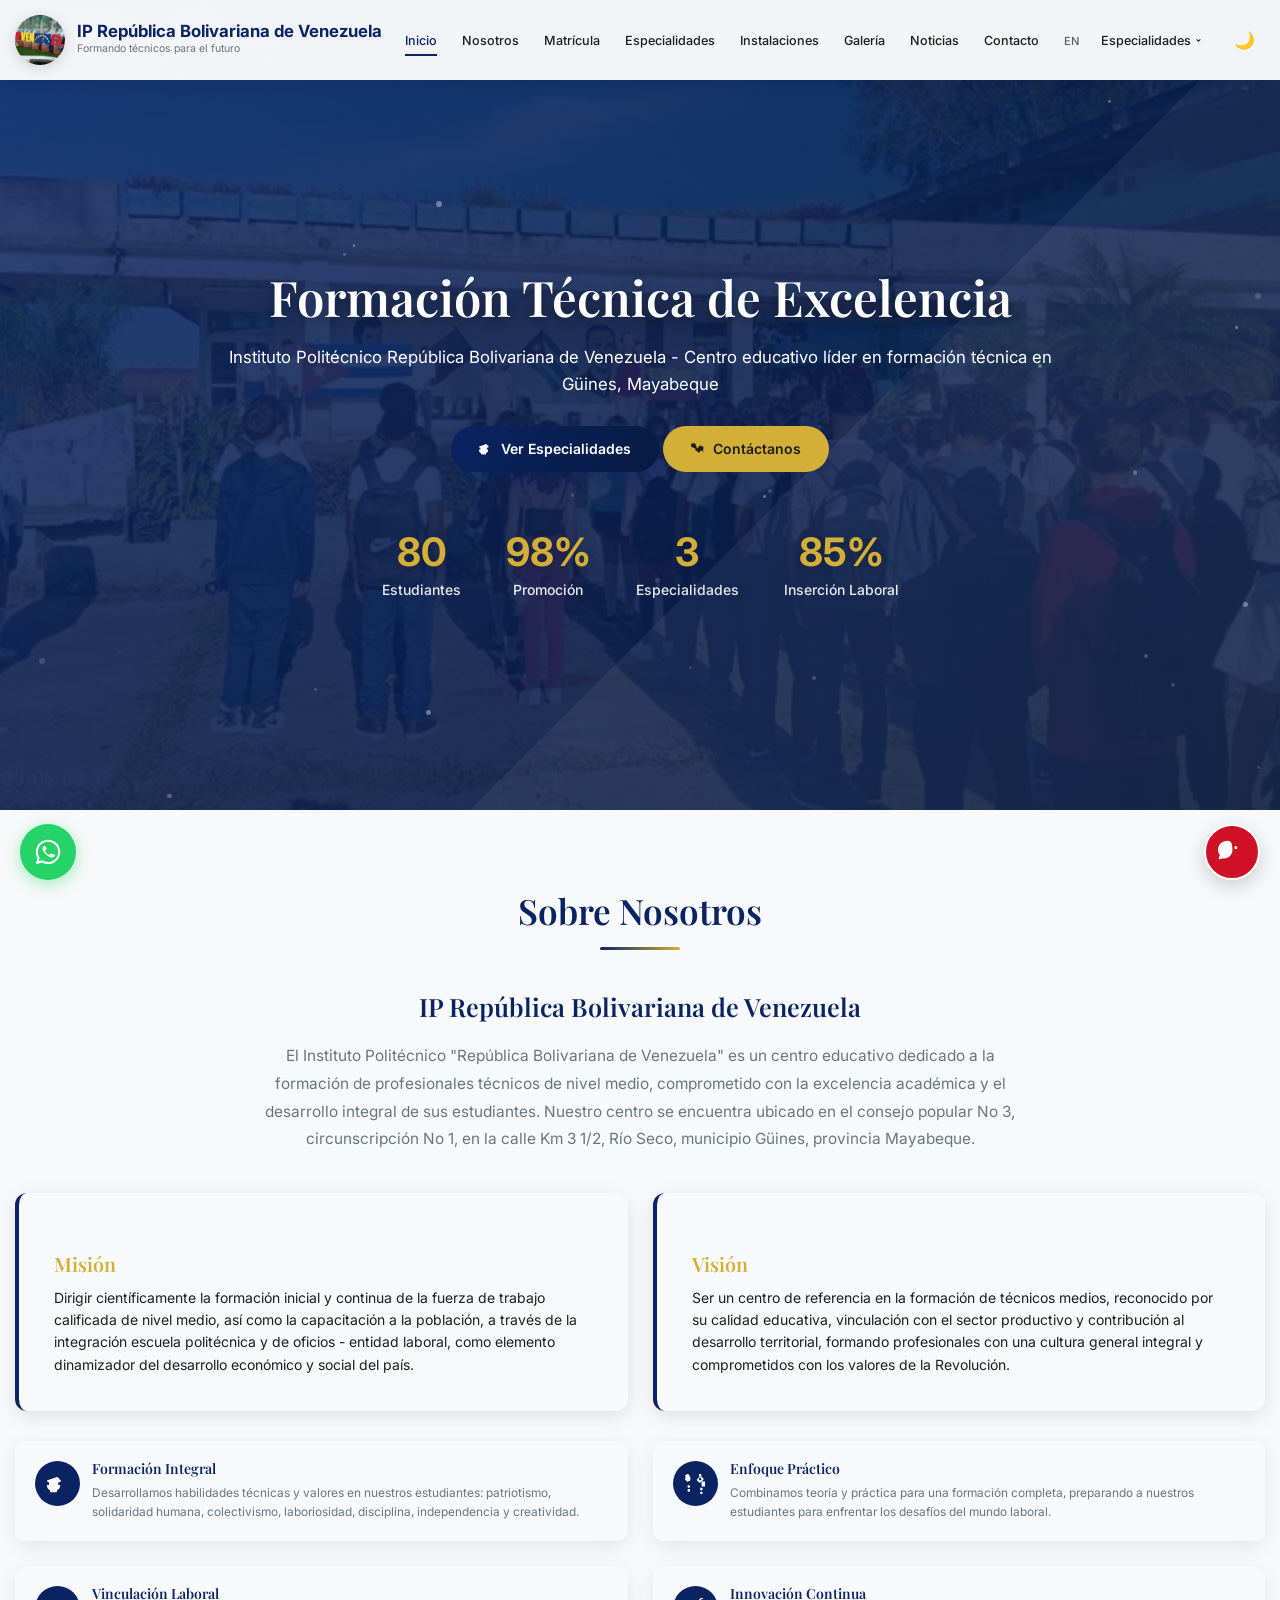
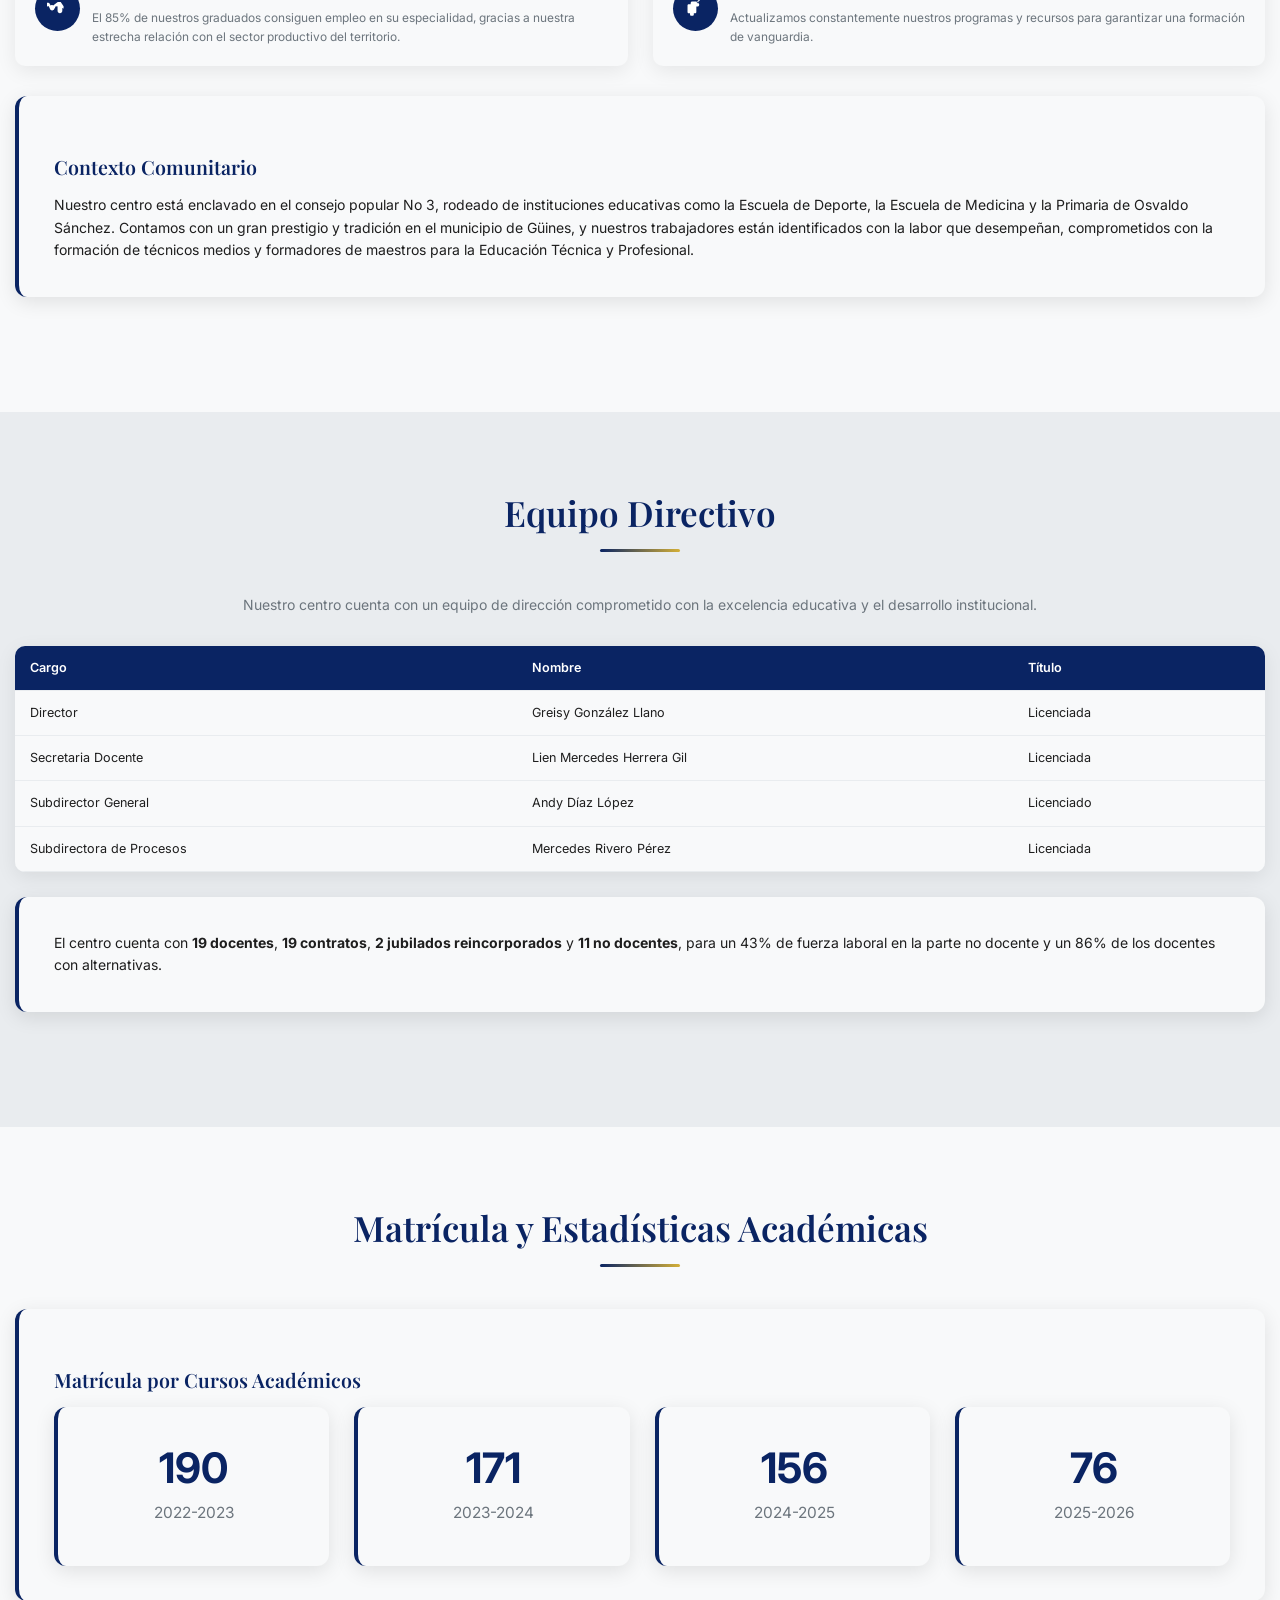
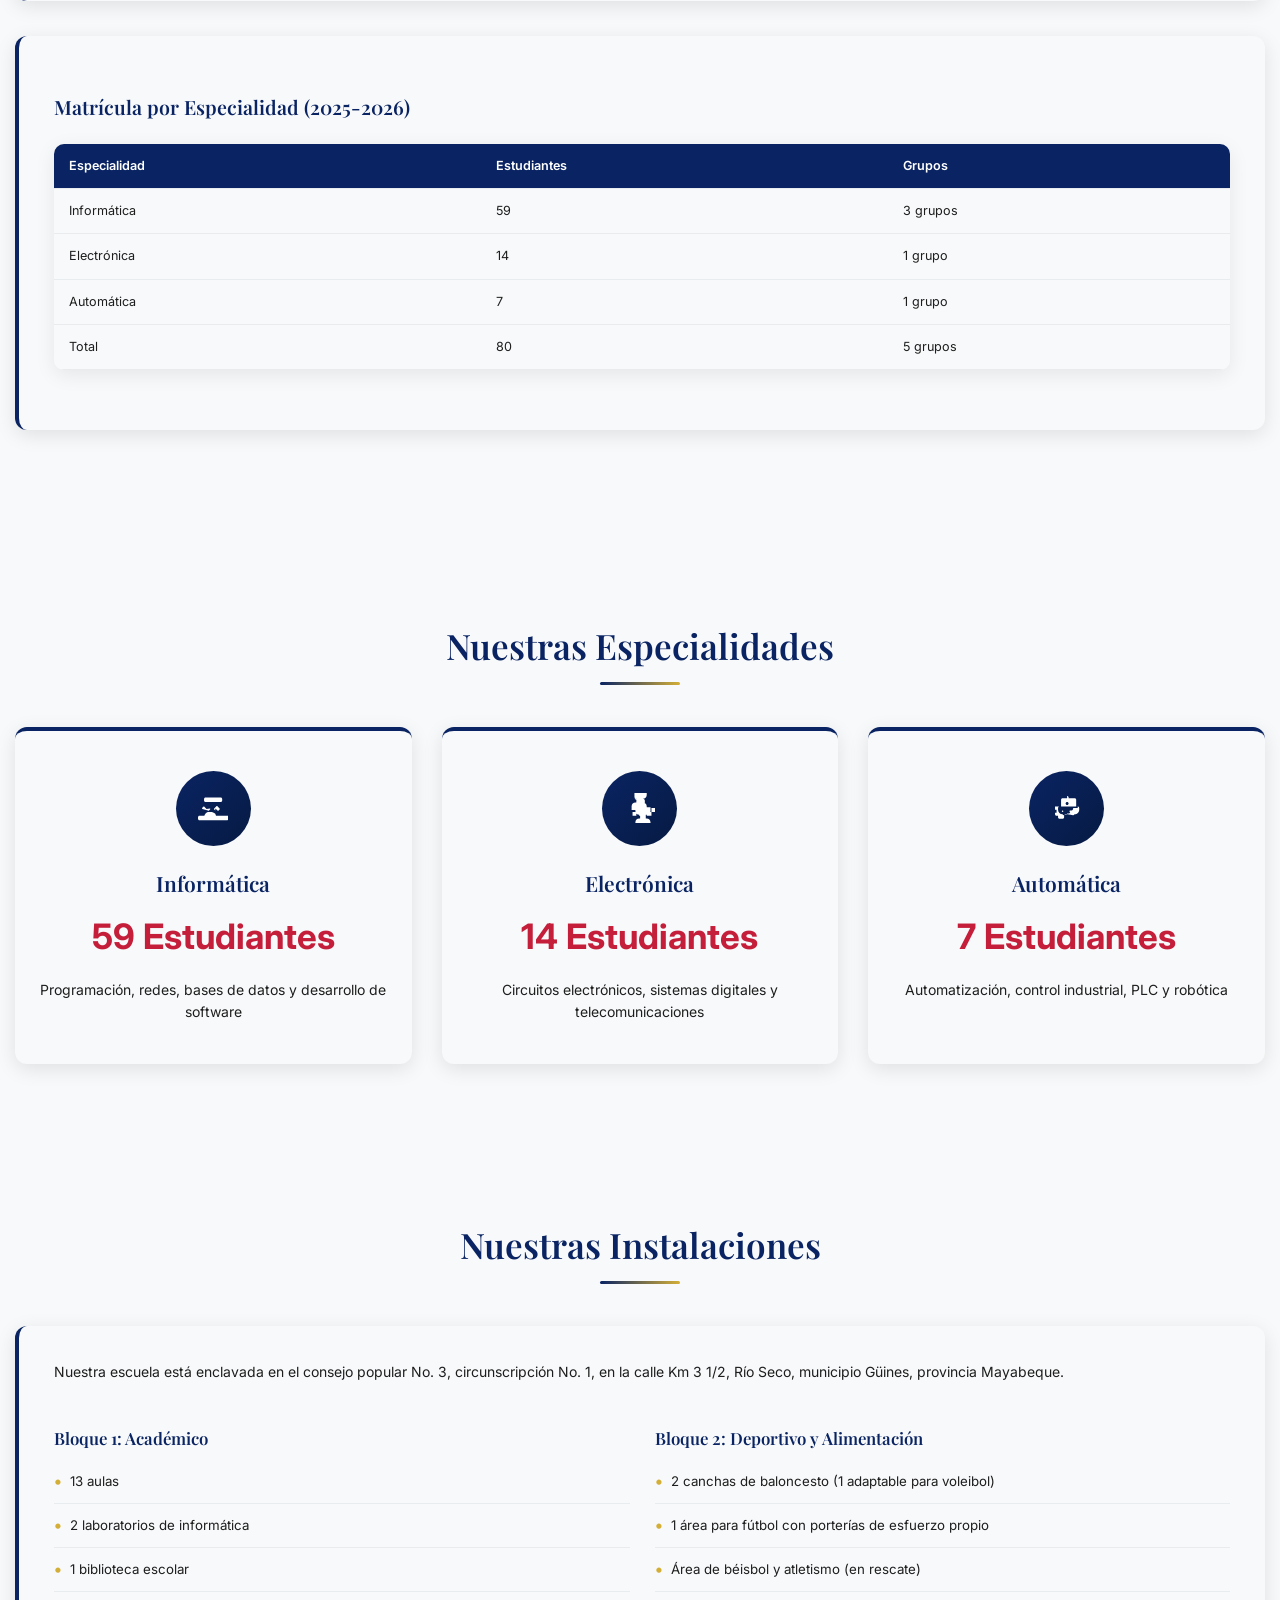
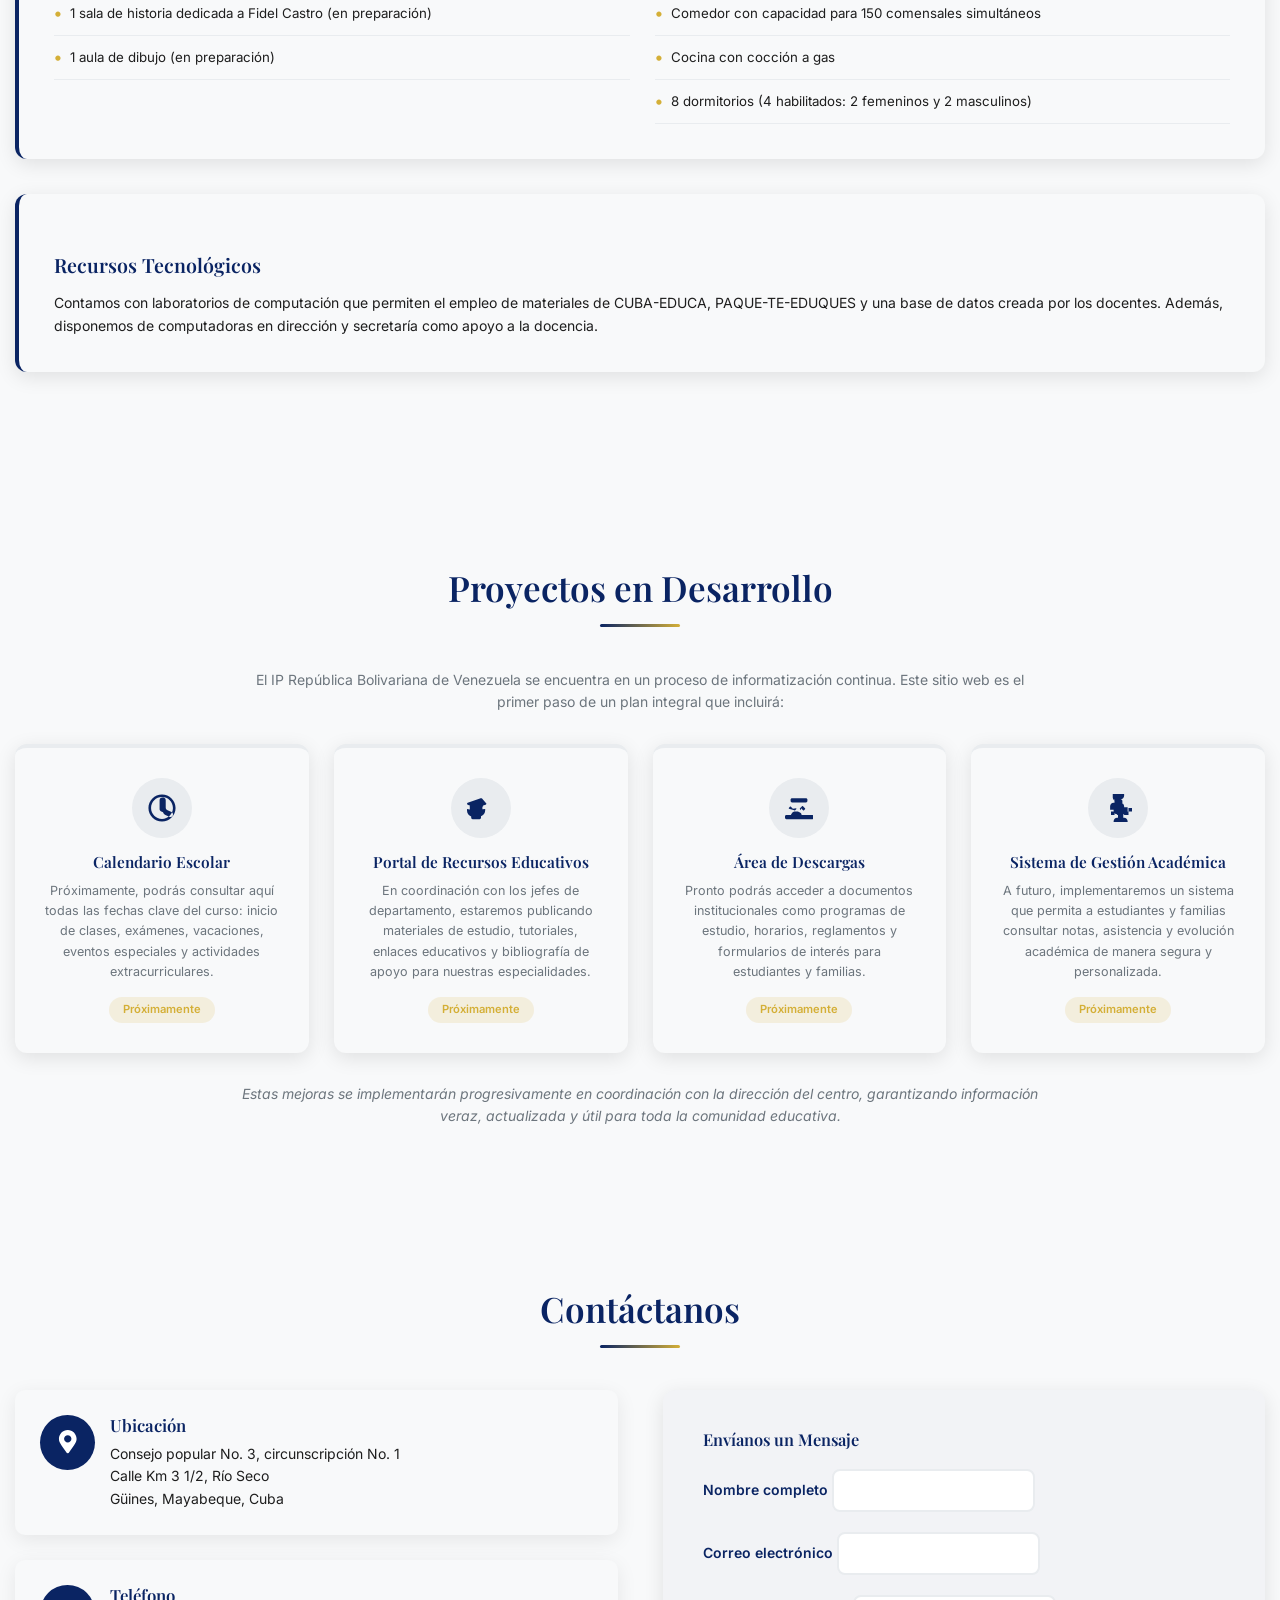
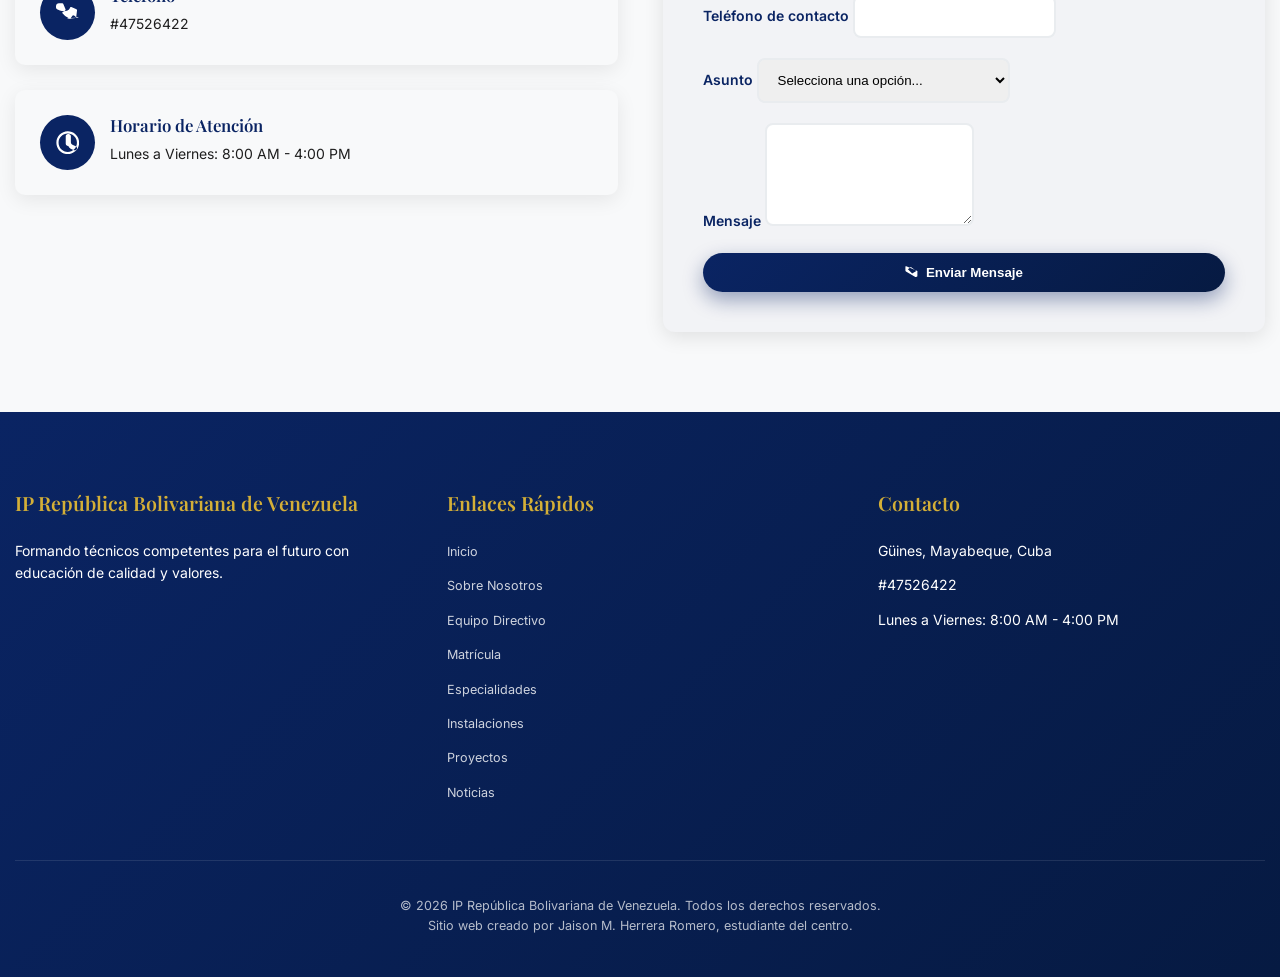
<file: index.html>
<!DOCTYPE html>
<html lang="es">
<head>
    <meta charset="UTF-8">
    <meta name="viewport" content="width=device-width, initial-scale=1.0">
    <title>IP República Bolivariana de Venezuela - Excelencia Educativa en Formación Técnica</title>
    <meta name="description" content="Instituto Politécnico República Bolivariana de Venezuela - Centro educativo técnico en Güines, Mayabeque. Informática, Electrónica y Automática.">
    <meta name="keywords" content="IP República Bolivariana de Venezuela, educación técnica, Güines, Mayabeque, informática, electrónica, automática">
    <meta name="theme-color" content="#0a2463">
    <meta property="og:title" content="IP República Bolivariana de Venezuela - Excelencia Educativa en Formación Técnica">
    <meta property="og:description" content="Centro educativo técnico en Güines, Mayabeque. 80 estudiantes en 3 especialidades.">
    <meta property="og:type" content="website">
    <meta property="og:url" content="https://republica-bolivariana-de-venezuela.netlify.app/">
    <meta property="og:image" content="https://republica-bolivariana-de-venezuela.netlify.app/assets/icon-512.webp">
    <meta name="twitter:card" content="summary_large_image">
    <meta name="twitter:title" content="IP República Bolivariana de Venezuela">
    <meta name="twitter:description" content="Centro educativo técnico en Güines, Mayabeque. 80 estudiantes en 3 especialidades.">
    <meta name="twitter:image" content="https://republica-bolivariana-de-venezuela.netlify.app/assets/icon-512.webp">
    <link rel="canonical" href="https://republica-bolivariana-de-venezuela.netlify.app/">
    <link rel="alternate" hreflang="es" href="https://republica-bolivariana-de-venezuela.netlify.app/">
    <link rel="alternate" hreflang="en" href="https://republica-bolivariana-de-venezuela.netlify.app/en/">
    <link rel="icon" href="assets/icon-512.webp" type="image/webp">
    <link rel="apple-touch-icon" href="assets/apple-touch-icon.png">
    <link rel="manifest" href="site.webmanifest">
    <link rel="preload" href="assets/icon-512.webp" as="image">
    <link href="https://fonts.googleapis.com/css2?family=Playfair+Display:wght@400;500;600;700&family=Inter:wght@300;400;500;600;700&display=swap" rel="stylesheet" media="print" onload="this.media='all'">
    <link rel="stylesheet" href="styles.css">
    <script type="application/ld+json">
    {
        "@context": "https://schema.org",
        "@type": "EducationalOrganization",
        "name": "IP República Bolivariana de Venezuela",
        "description": "Centro educativo técnico en Güines, Mayabeque. Formación en Informática, Electrónica y Automática.",
        "url": "https://republica-bolivariana-de-venezuela.netlify.app/",
        "logo": "https://republica-bolivariana-de-venezuela.netlify.app/assets/icon-512.webp",
        "address": {
            "@type": "PostalAddress",
            "streetAddress": "Calle Km 3 1/2, Río Seco",
            "addressLocality": "Güines",
            "addressRegion": "Mayabeque",
            "addressCountry": "CU"
        },
        "telephone": "+5347526422",
        "openingHours": "Mo-Fr 08:00-16:00",
        "areaServed": "Güines, Mayabeque",
        "numberOfEmployees": "30",
        "founder": {
            "@type": "Person",
            "name": "Jaison M. Herrera Romero"
        }
    }
    </script>
</head>
<body>
    <div class="preloader" id="preloader" aria-hidden="true">
        <div class="preloader-spinner"></div>
    </div>

    <a href="#main-content" class="skip-link">Saltar al contenido principal</a>

    <header>
        <div class="container header-container">
            <div class="logo">
                <img src="assets/icon-512.webp" alt="IP República Bolivariana de Venezuela" width="50" height="50" loading="eager" fetchpriority="high" decoding="async">
                <div class="logo-text">
                    <div class="logo-title">IP República Bolivariana de Venezuela</div>
                    <div class="logo-subtitle">Formando técnicos para el futuro</div>
                </div>
            </div>
            
            <nav>
                <ul class="nav-menu">
                    <li><a href="#inicio" class="nav-link">Inicio</a></li>
                    <li><a href="#nosotros" class="nav-link">Nosotros</a></li>
                    <li><a href="#matricula" class="nav-link">Matrícula</a></li>
                    <li><a href="#especialidades" class="nav-link">Especialidades</a></li>
                    <li><a href="#infraestructura" class="nav-link">Instalaciones</a></li>
                    <li><a href="gallery.html" class="nav-link">Galería</a></li>
                    <li><a href="noticias.html" class="nav-link">Noticias</a></li>
                    <li><a href="#contacto" class="nav-link">Contacto</a></li>
                    <li><a href="en/" class="nav-link" style="font-size:0.8rem;opacity:0.7;">EN</a></li>
                </ul>
            </nav>
            <nav class="dropdown" aria-label="Especialidades">
                <button class="dropdown-trigger" aria-expanded="false" aria-haspopup="true">Especialidades <svg class="icon icon-sm" style="font-size:0.7rem;margin-left:4px;"><use href="icons.svg#chevron-down"/></svg></button>
                <ul class="dropdown-menu">
                    <li><a href="pagina-automatica.html">Automática</a></li>
                    <li><a href="pagina-informatica.html">Informática</a></li>
                    <li><a href="pagina-electronica.html">Electrónica</a></li>
                    <li><a href="gallery.html">Galería</a></li>
                </ul>
            </nav>
            
            <div class="header-actions">
                <button class="theme-toggle" id="theme-toggle" aria-label="Cambiar modo oscuro/claro">🌙</button>
                <button class="hamburger" id="hamburger" aria-label="Menú">
                    <span></span>
                    <span></span>
                    <span></span>
                </button>
            </div>
        </div>
    </header>

    <main id="main-content">
    <section class="hero" id="inicio">
        <div class="particles" id="particles"></div>
        <div class="container hero-content">
            <h1 class="hero-title">Formación Técnica de Excelencia</h1>
            <p class="hero-subtitle">Instituto Politécnico República Bolivariana de Venezuela - Centro educativo líder en formación técnica en Güines, Mayabeque</p>
            <div class="hero-actions">
                <a href="#especialidades" class="btn btn-primary">
                    <svg class="icon"><use href="icons.svg#graduation-cap"/></svg>
                    Ver Especialidades
                </a>
                <a href="#contacto" class="btn btn-secondary">
                    <svg class="icon"><use href="icons.svg#phone-alt"/></svg>
                    Contáctanos
                </a>
            </div>
            
            <div class="hero-stats">
                <div class="stat-item">
                    <span class="stat-number">80</span>
                    <span class="stat-label">Estudiantes</span>
                </div>
                <div class="stat-item">
                    <span class="stat-number">98%</span>
                    <span class="stat-label">Promoción</span>
                </div>
                <div class="stat-item">
                    <span class="stat-number">3</span>
                    <span class="stat-label">Especialidades</span>
                </div>
                <div class="stat-item">
                    <span class="stat-number">85%</span>
                    <span class="stat-label">Inserción Laboral</span>
                </div>
            </div>
        </div>
    </section>

    <section class="section" id="nosotros">
        <div class="container">
            <h2 class="section-title">Sobre Nosotros</h2>
            
            <div class="about-simple">
                <h3>IP República Bolivariana de Venezuela</h3>
                <p>El Instituto Politécnico "República Bolivariana de Venezuela" es un centro educativo dedicado a la formación de profesionales técnicos de nivel medio, comprometido con la excelencia académica y el desarrollo integral de sus estudiantes. Nuestro centro se encuentra ubicado en el consejo popular No 3, circunscripción No 1, en la calle Km 3 1/2, Río Seco, municipio Güines, provincia Mayabeque.</p>
            </div>

            <div class="mission-vision-grid">
                <div class="content-section">
                    <h3>Misión</h3>
                    <p>Dirigir científicamente la formación inicial y continua de la fuerza de trabajo calificada de nivel medio, así como la capacitación a la población, a través de la integración escuela politécnica y de oficios - entidad laboral, como elemento dinamizador del desarrollo económico y social del país.</p>
                </div>
                <div class="content-section">
                    <h3>Visión</h3>
                    <p>Ser un centro de referencia en la formación de técnicos medios, reconocido por su calidad educativa, vinculación con el sector productivo y contribución al desarrollo territorial, formando profesionales con una cultura general integral y comprometidos con los valores de la Revolución.</p>
                </div>
            </div>
            
            <div class="about-features">
                <div class="feature-item">
                    <div class="feature-icon">
                        <svg class="icon"><use href="icons.svg#graduation-cap"/></svg>
                    </div>
                    <div>
                        <h3>Formación Integral</h3>
                        <p>Desarrollamos habilidades técnicas y valores en nuestros estudiantes: patriotismo, solidaridad humana, colectivismo, laboriosidad, disciplina, independencia y creatividad.</p>
                    </div>
                </div>
                <div class="feature-item">
                    <div class="feature-icon">
                        <svg class="icon"><use href="icons.svg#tools"/></svg>
                    </div>
                    <div>
                        <h3>Enfoque Práctico</h3>
                        <p>Combinamos teoría y práctica para una formación completa, preparando a nuestros estudiantes para enfrentar los desafíos del mundo laboral.</p>
                    </div>
                </div>
                <div class="feature-item">
                    <div class="feature-icon">
                        <svg class="icon"><use href="icons.svg#handshake"/></svg>
                    </div>
                    <div>
                        <h3>Vinculación Laboral</h3>
                        <p>El 85% de nuestros graduados consiguen empleo en su especialidad, gracias a nuestra estrecha relación con el sector productivo del territorio.</p>
                    </div>
                </div>
                <div class="feature-item">
                    <div class="feature-icon">
                        <svg class="icon"><use href="icons.svg#rocket"/></svg>
                    </div>
                    <div>
                        <h3>Innovación Continua</h3>
                        <p>Actualizamos constantemente nuestros programas y recursos para garantizar una formación de vanguardia.</p>
                    </div>
                </div>
            </div>

            <div class="content-section" style="margin-top:30px;">
                <h3>Contexto Comunitario</h3>
                <p>Nuestro centro está enclavado en el consejo popular No 3, rodeado de instituciones educativas como la Escuela de Deporte, la Escuela de Medicina y la Primaria de Osvaldo Sánchez. Contamos con un gran prestigio y tradición en el municipio de Güines, y nuestros trabajadores están identificados con la labor que desempeñan, comprometidos con la formación de técnicos medios y formadores de maestros para la Educación Técnica y Profesional.</p>
            </div>
        </div>
    </section>

    <section class="section" id="equipo" style="background-color: var(--gray-light);">
        <div class="container">
            <h2 class="section-title">Equipo Directivo</h2>
            <p style="text-align:center;max-width:800px;margin:0 auto 30px;color:var(--gray);">Nuestro centro cuenta con un equipo de dirección comprometido con la excelencia educativa y el desarrollo institucional.</p>
            <div class="table-container">
                <table class="responsive-table">
                    <thead>
                        <tr>
                            <th>Cargo</th>
                            <th>Nombre</th>
                            <th>Título</th>
                        </tr>
                    </thead>
                    <tbody>
                        <tr><td>Director</td><td>Greisy González Llano</td><td>Licenciada</td></tr>
                        <tr><td>Secretaria Docente</td><td>Lien Mercedes Herrera Gil</td><td>Licenciada</td></tr>
                        <tr><td>Subdirector General</td><td>Andy Díaz López</td><td>Licenciado</td></tr>
                        <tr><td>Subdirectora de Procesos</td><td>Mercedes Rivero Pérez</td><td>Licenciada</td></tr>
                    </tbody>
                </table>
            </div>
            <div class="content-section" style="margin-top:25px;">
                <p>El centro cuenta con <strong>19 docentes</strong>, <strong>19 contratos</strong>, <strong>2 jubilados reincorporados</strong> y <strong>11 no docentes</strong>, para un 43% de fuerza laboral en la parte no docente y un 86% de los docentes con alternativas.</p>
            </div>
        </div>
    </section>

    <section class="section" id="matricula">
        <div class="container">
            <h2 class="section-title">Matrícula y Estadísticas Académicas</h2>
            
            <div class="content-section">
                <h3>Matrícula por Cursos Académicos</h3>
                <div class="stats-container">
                    <div class="stat-card">
                        <div class="number">200</div>
                        <div class="label">2022-2023</div>
                    </div>
                    <div class="stat-card">
                        <div class="number">180</div>
                        <div class="label">2023-2024</div>
                    </div>
                    <div class="stat-card">
                        <div class="number">165</div>
                        <div class="label">2024-2025</div>
                    </div>
                    <div class="stat-card">
                        <div class="number">80</div>
                        <div class="label">2025-2026</div>
                    </div>
                </div>
            </div>

            <div class="content-section">
                <h3>Matrícula por Especialidad (2025-2026)</h3>
                <div class="table-container">
                    <table class="responsive-table">
                        <thead>
                            <tr>
                                <th>Especialidad</th>
                                <th>Estudiantes</th>
                                <th>Grupos</th>
                            </tr>
                        </thead>
                        <tbody>
                            <tr><td>Informática</td><td>59</td><td>3 grupos</td></tr>
                            <tr><td>Electrónica</td><td>14</td><td>1 grupo</td></tr>
                            <tr><td>Automática</td><td>7</td><td>1 grupo</td></tr>
                            <tr><td>Total</td><td>80</td><td>5 grupos</td></tr>
                        </tbody>
                    </table>
                </div>
            </div>
        </div>
    </section>

    <section class="section" id="especialidades">
        <div class="container">
            <h2 class="section-title">Nuestras Especialidades</h2>
            <div class="specialties-grid">
                <div class="specialty-card">
                    <div class="specialty-icon">
                        <svg class="icon"><use href="icons.svg#laptop-code"/></svg>
                    </div>
                    <h3 class="specialty-name">Informática</h3>
                    <div class="specialty-count">59 Estudiantes</div>
                    <p>Programación, redes, bases de datos y desarrollo de software</p>
                </div>
                
                <div class="specialty-card">
                    <div class="specialty-icon">
                        <svg class="icon"><use href="icons.svg#microchip"/></svg>
                    </div>
                    <h3 class="specialty-name">Electrónica</h3>
                    <div class="specialty-count">14 Estudiantes</div>
                    <p>Circuitos electrónicos, sistemas digitales y telecomunicaciones</p>
                </div>
                
                <div class="specialty-card">
                    <div class="specialty-icon">
                        <svg class="icon"><use href="icons.svg#robot"/></svg>
                    </div>
                    <h3 class="specialty-name">Automática</h3>
                    <div class="specialty-count">7 Estudiantes</div>
                    <p>Automatización, control industrial, PLC y robótica</p>
                </div>
            </div>
        </div>
    </section>

    <section class="section" id="infraestructura">
        <div class="container">
            <h2 class="section-title">Nuestras Instalaciones</h2>
            <div class="content-section">
                <p>Nuestra escuela está enclavada en el consejo popular No. 3, circunscripción No. 1, en la calle Km 3 1/2, Río Seco, municipio Güines, provincia Mayabeque.</p>
                
                <div class="installations-grid">
                    <div class="installation-block">
                        <h3>Bloque 1: Académico</h3>
                        <ul class="installation-list">
                            <li>13 aulas</li>
                            <li>2 laboratorios de informática</li>
                            <li>1 biblioteca escolar</li>
                            <li>1 sala de historia dedicada a Fidel Castro (en preparación)</li>
                            <li>1 aula de dibujo (en preparación)</li>
                        </ul>
                    </div>
                    <div class="installation-block">
                        <h3>Bloque 2: Deportivo y Alimentación</h3>
                        <ul class="installation-list">
                            <li>2 canchas de baloncesto (1 adaptable para voleibol)</li>
                            <li>1 área para fútbol con porterías de esfuerzo propio</li>
                            <li>Área de béisbol y atletismo (en rescate)</li>
                            <li>Comedor con capacidad para 150 comensales simultáneos</li>
                            <li>Cocina con cocción a gas</li>
                            <li>8 dormitorios (4 habilitados: 2 femeninos y 2 masculinos)</li>
                        </ul>
                    </div>
                </div>
            </div>

            <div class="content-section">
                <h3>Recursos Tecnológicos</h3>
                <p>Contamos con laboratorios de computación que permiten el empleo de materiales de CUBA-EDUCA, PAQUE-TE-EDUQUES y una base de datos creada por los docentes. Además, disponemos de computadoras en dirección y secretaría como apoyo a la docencia.</p>
            </div>
        </div>
    </section>

    <section class="section" id="proyectos">
        <div class="container">
            <h2 class="section-title">Proyectos en Desarrollo</h2>
            <p style="text-align:center;max-width:800px;margin:0 auto 30px;color:var(--gray);">El IP República Bolivariana de Venezuela se encuentra en un proceso de informatización continua. Este sitio web es el primer paso de un plan integral que incluirá:</p>
            <div class="projects-grid">
                <div class="project-card">
                    <div class="project-icon">
                        <svg class="icon" style="font-size:2rem;"><use href="icons.svg#clock"/></svg>
                    </div>
                    <h3>Calendario Escolar</h3>
                    <p>Próximamente, podrás consultar aquí todas las fechas clave del curso: inicio de clases, exámenes, vacaciones, eventos especiales y actividades extracurriculares.</p>
                    <span class="project-status">Próximamente</span>
                </div>
                <div class="project-card">
                    <div class="project-icon">
                        <svg class="icon" style="font-size:2rem;"><use href="icons.svg#graduation-cap"/></svg>
                    </div>
                    <h3>Portal de Recursos Educativos</h3>
                    <p>En coordinación con los jefes de departamento, estaremos publicando materiales de estudio, tutoriales, enlaces educativos y bibliografía de apoyo para nuestras especialidades.</p>
                    <span class="project-status">Próximamente</span>
                </div>
                <div class="project-card">
                    <div class="project-icon">
                        <svg class="icon" style="font-size:2rem;"><use href="icons.svg#laptop-code"/></svg>
                    </div>
                    <h3>Área de Descargas</h3>
                    <p>Pronto podrás acceder a documentos institucionales como programas de estudio, horarios, reglamentos y formularios de interés para estudiantes y familias.</p>
                    <span class="project-status">Próximamente</span>
                </div>
                <div class="project-card">
                    <div class="project-icon">
                        <svg class="icon" style="font-size:2rem;"><use href="icons.svg#microchip"/></svg>
                    </div>
                    <h3>Sistema de Gestión Académica</h3>
                    <p>A futuro, implementaremos un sistema que permita a estudiantes y familias consultar notas, asistencia y evolución académica de manera segura y personalizada.</p>
                    <span class="project-status">Próximamente</span>
                </div>
            </div>
            <p style="text-align:center;max-width:800px;margin:30px auto 0;color:var(--gray);font-style:italic;">Estas mejoras se implementarán progresivamente en coordinación con la dirección del centro, garantizando información veraz, actualizada y útil para toda la comunidad educativa.</p>
        </div>
    </section>

    <section class="section" id="contacto">
        <div class="container">
            <h2 class="section-title">Contáctanos</h2>
            <div class="contact-container">
                <div class="contact-info">
                    <div class="contact-item">
                        <div class="contact-icon">
                            <svg class="icon"><use href="icons.svg#map-marker-alt"/></svg>
                        </div>
                        <div class="contact-details">
                            <h3>Ubicación</h3>
                            <p>Consejo popular No. 3, circunscripción No. 1<br>
                            Calle Km 3 1/2, Río Seco<br>
                            Güines, Mayabeque, Cuba</p>
                        </div>
                    </div>
                    
                    <div class="contact-item">
                        <div class="contact-icon">
                            <svg class="icon"><use href="icons.svg#phone-alt"/></svg>
                        </div>
                        <div class="contact-details">
                            <h3>Teléfono</h3>
                            <p>#47526422</p>
                        </div>
                    </div>
                    
                    <div class="contact-item">
                        <div class="contact-icon">
                            <svg class="icon"><use href="icons.svg#clock"/></svg>
                        </div>
                        <div class="contact-details">
                            <h3>Horario de Atención</h3>
                            <p>Lunes a Viernes: 8:00 AM - 4:00 PM</p>
                        </div>
                    </div>
                </div>

                <div class="contact-form-container">
                    <h3 style="color:var(--primary);margin-bottom:20px;">Envíanos un Mensaje</h3>
                    <form id="contact-form" name="contacto" netlify netlify-honeypot="bot-field">
                        <input type="hidden" name="form-name" value="contacto">
                        <p style="display:none"><label>No llenar: <input name="bot-field"></label></p>
                        <div class="form-group">
                            <label for="name">Nombre completo</label>
                            <input type="text" id="name" name="name" required>
                        </div>
                        <div class="form-group">
                            <label for="email">Correo electrónico</label>
                            <input type="email" id="email" name="email" required>
                        </div>
                        <div class="form-group">
                            <label for="phone">Teléfono de contacto</label>
                            <input type="tel" id="phone" name="phone">
                        </div>
                        <div class="form-group">
                            <label for="subject">Asunto</label>
                            <select id="subject" name="subject" required>
                                <option value="">Selecciona una opción...</option>
                                <option value="info-general">Solicitar información general</option>
                                <option value="matricula">Consultas sobre matrícula</option>
                                <option value="especialidades">Información sobre especialidades</option>
                                <option value="sugerencia">Sugerencia o queja</option>
                                <option value="otro">Otro</option>
                            </select>
                        </div>
                        <div class="form-group">
                            <label for="message">Mensaje</label>
                            <textarea id="message" name="message" rows="5" required></textarea>
                        </div>
                        <button type="submit" class="btn btn-primary" style="width:100%;">
                            <svg class="icon"><use href="icons.svg#paper-plane"/></svg>
                            Enviar Mensaje
                        </button>
                    </form>
                </div>
            </div>
        </div>
    </section>
    </main>

    <footer>
        <div class="container">
            <div class="footer-container">
                <div class="footer-col">
                    <h3>IP República Bolivariana de Venezuela</h3>
                    <p>Formando técnicos competentes para el futuro con educación de calidad y valores.</p>
                </div>
                
                <div class="footer-col">
                    <h3>Enlaces Rápidos</h3>
                    <ul class="footer-links">
                        <li><a href="#inicio">Inicio</a></li>
                        <li><a href="#nosotros">Sobre Nosotros</a></li>
                        <li><a href="#equipo">Equipo Directivo</a></li>
                        <li><a href="#matricula">Matrícula</a></li>
                        <li><a href="#especialidades">Especialidades</a></li>
                        <li><a href="#infraestructura">Instalaciones</a></li>
                        <li><a href="#proyectos">Proyectos</a></li>
                        <li><a href="noticias.html">Noticias</a></li>
                    </ul>
                </div>
                
                <div class="footer-col">
                    <h3>Contacto</h3>
                    <ul class="footer-links">
                        <li>Güines, Mayabeque, Cuba</li>
                        <li>#47526422</li>
                        <li>Lunes a Viernes: 8:00 AM - 4:00 PM</li>
                    </ul>
                </div>
            </div>
            
            <div class="footer-bottom">
                <p>&copy; 2026 IP República Bolivariana de Venezuela. Todos los derechos reservados.</p>
                <p>Sitio web creado por Jaison M. Herrera Romero, estudiante del centro.</p>
            </div>
        </div>
    </footer>

    <button class="chat-open-button" id="chat-open-btn" aria-label="Abrir chat">
        <svg class="icon"><use href="icons.svg#comments"/></svg>
    </button>

    <div class="chat-widget hidden" id="chat-widget">
        <div class="chat-header">
            <div style="display: flex; align-items: center;">
                <div class="bot-logo">
                    <img src="assets/icon-512.webp" alt="Asistente Virtual" width="40" height="40" loading="lazy" decoding="async">
                </div>
                <span>Asistente Virtual</span>
            </div>
            <button class="chat-close-button" id="chat-close-btn" aria-label="Cerrar chat">×</button>
        </div>

        <div class="chat-body">
            <div class="chat-messages" id="chat-messages"></div>
            <div class="chat-quick-replies" id="chat-quick-replies"></div>
        </div>

        <div class="chat-input">
            <input type="text" id="user-input" placeholder="Escribe tu pregunta...">
            <button id="send-btn" type="button">Enviar</button>
        </div>
    </div>

    <button class="back-to-top" id="back-to-top" aria-label="Volver al inicio">
        <svg class="icon"><use href="icons.svg#chevron-up"/></svg>
    </button>

    <script src="javascript/data.js"></script>
    <script src="javascript/main.js" defer></script>
    <script src="javascript/chatbot.js" defer></script>
    <script>
    if ('serviceWorker' in navigator) {
        navigator.serviceWorker.register('/sw.js').catch(function(){});
    }
    </script>
</body>
</html>
</file>
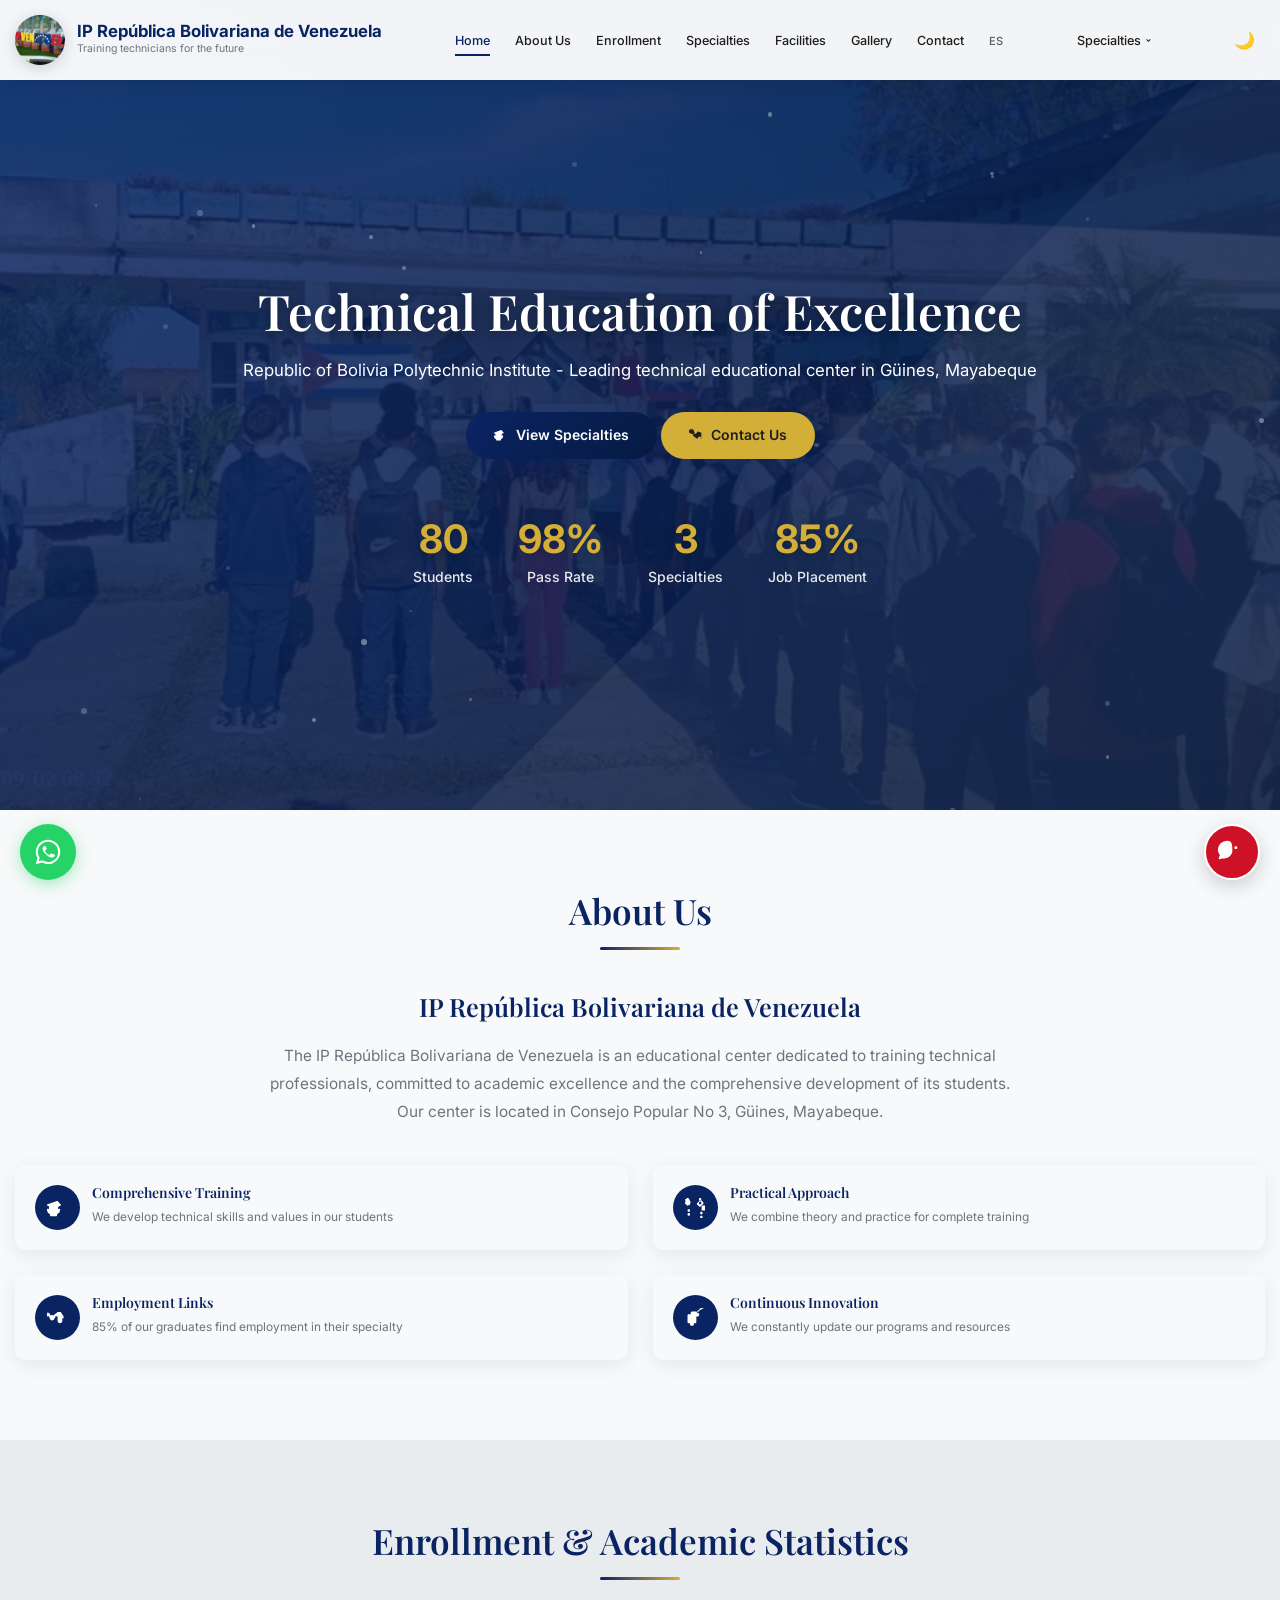
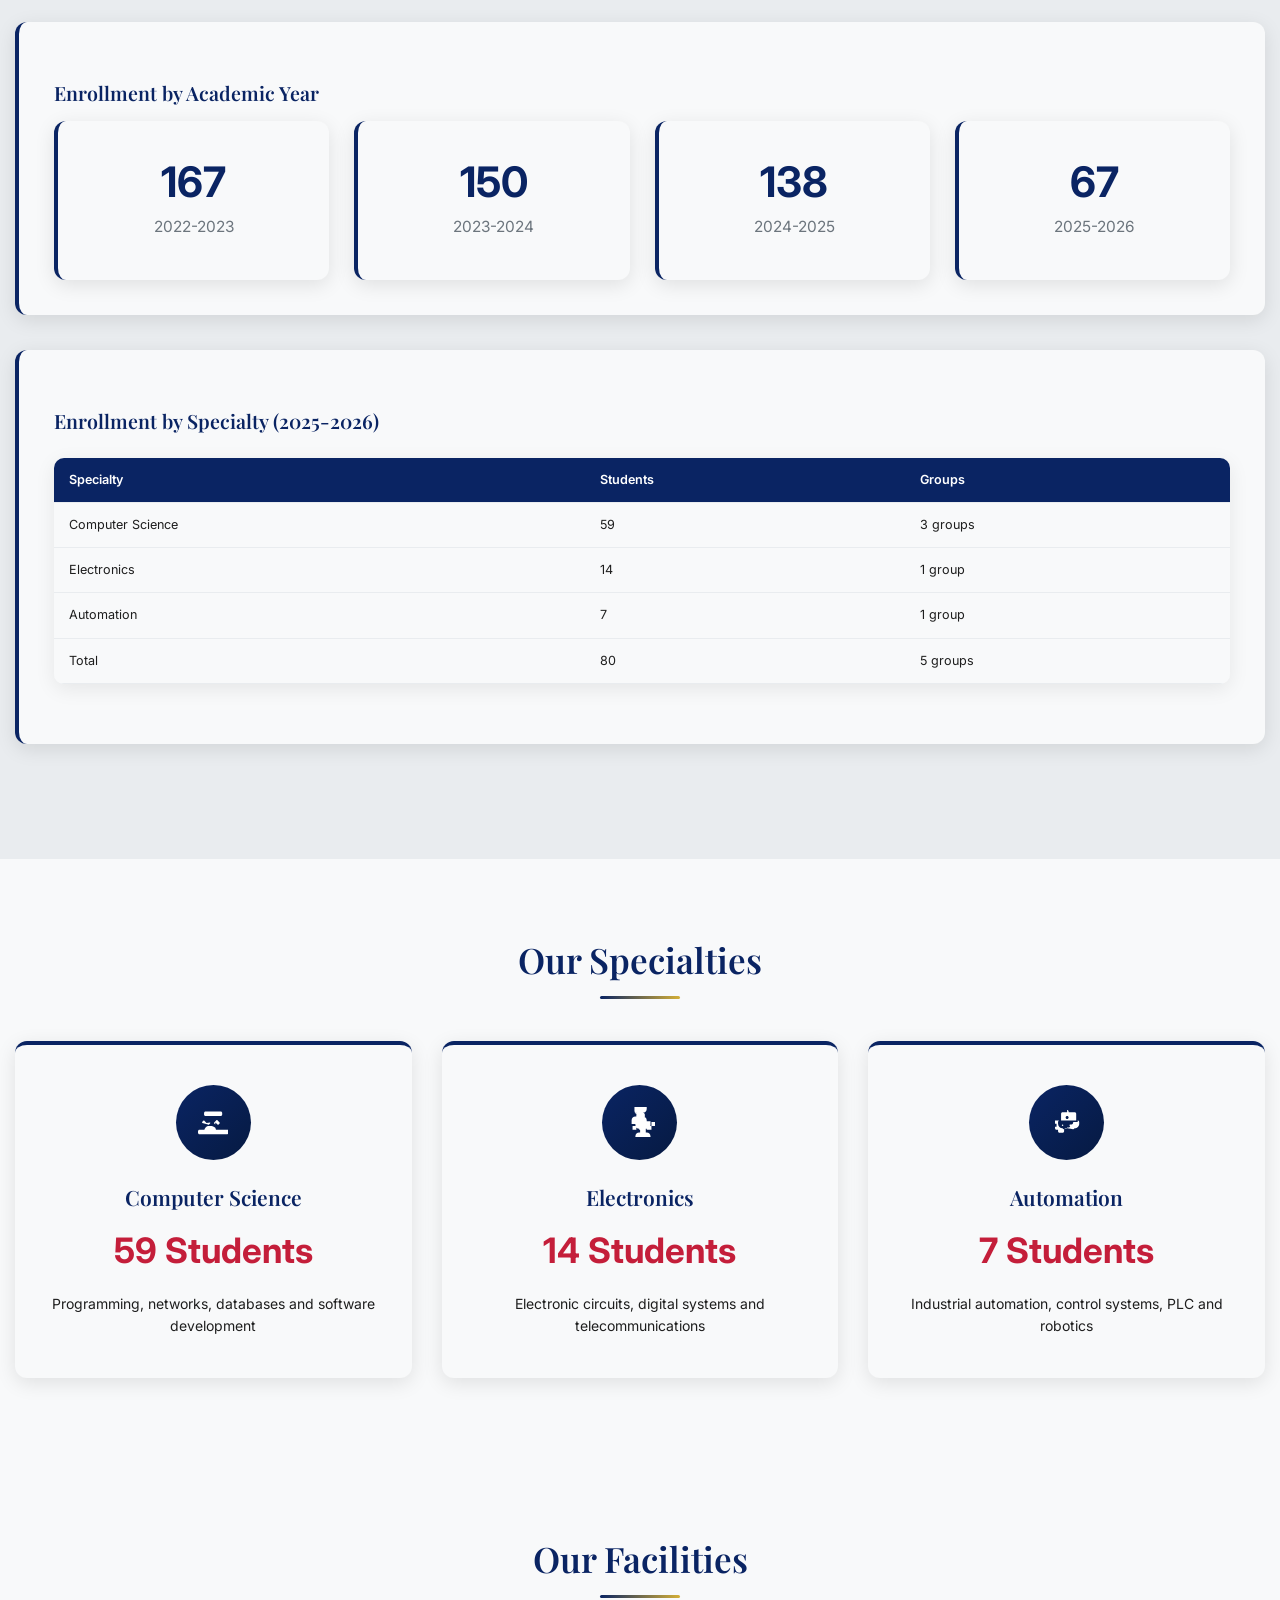
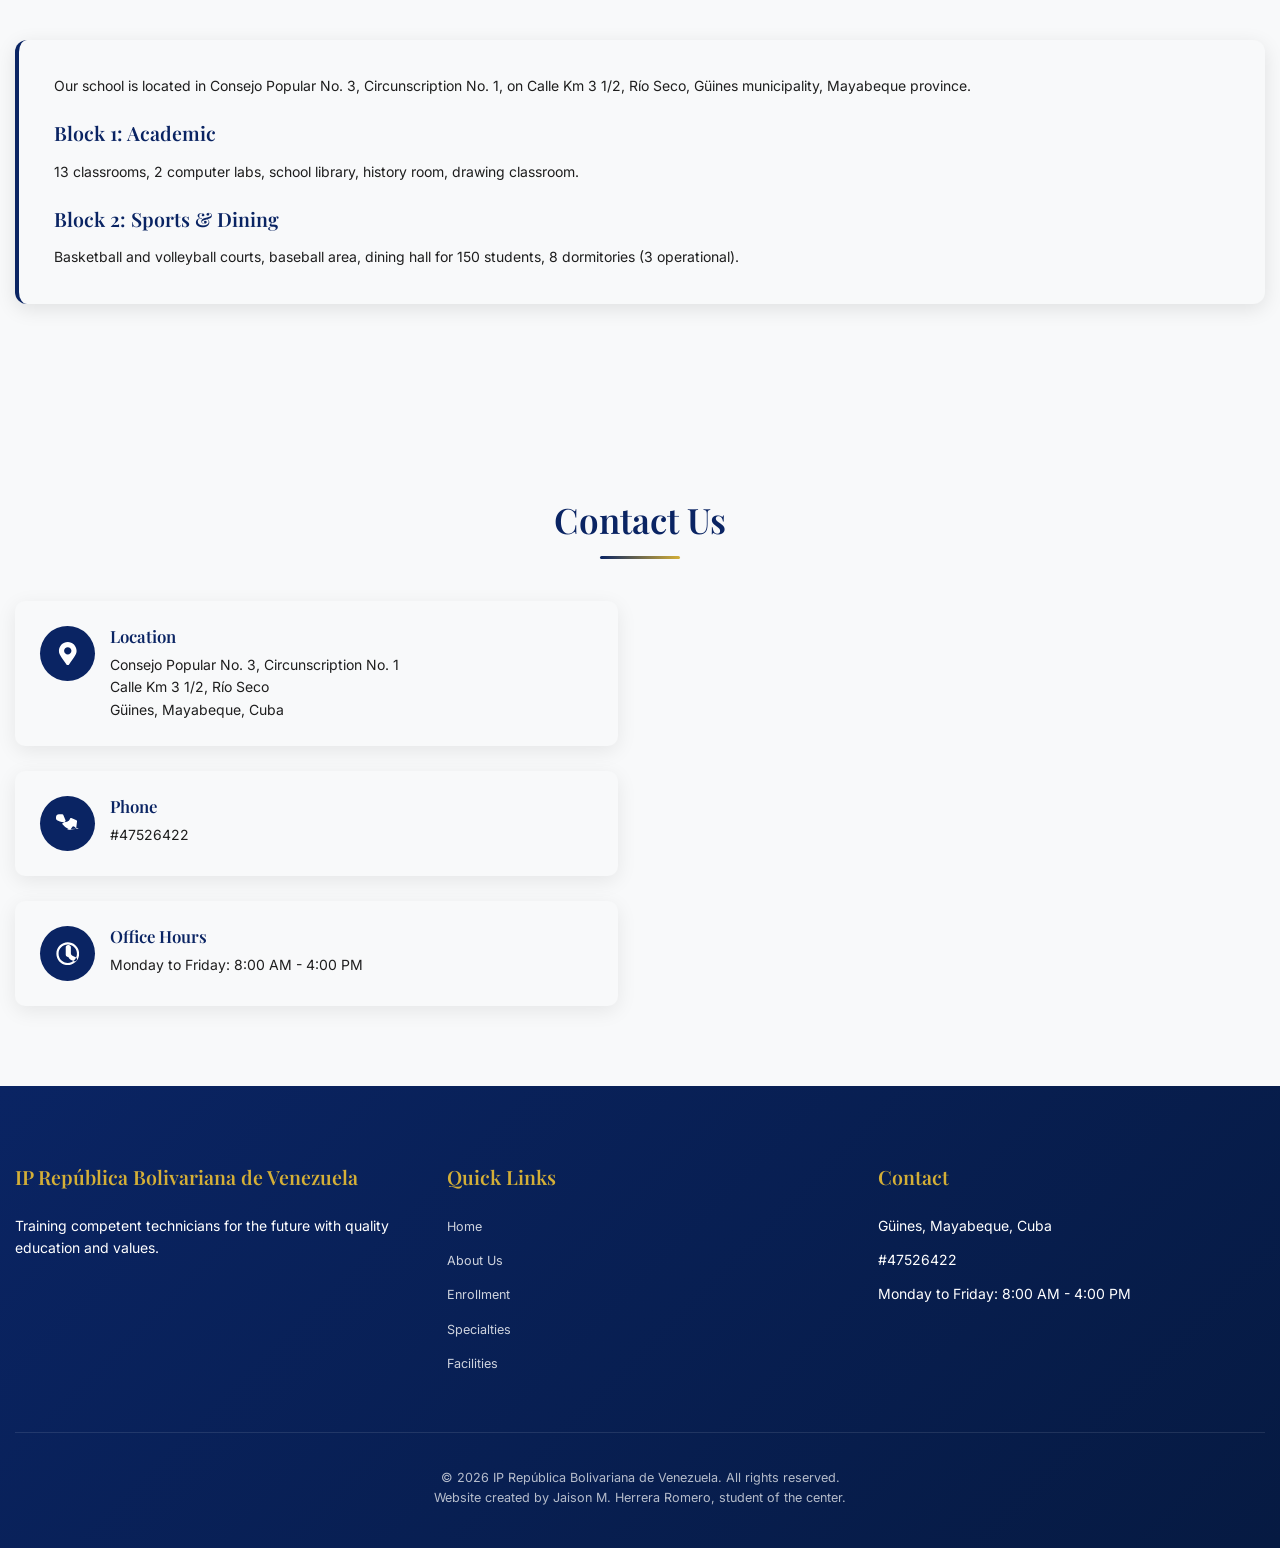
<file: en/index.html>
<!DOCTYPE html>
<html lang="en">
<head>
    <meta charset="UTF-8">
    <meta name="viewport" content="width=device-width, initial-scale=1.0">
    <title>IP República Bolivariana de Venezuela - Technical Education Excellence</title>
    <meta name="description" content="Republic of Bolivia Polytechnic Institute - Technical educational center in Güines, Mayabeque. Computer Science, Electronics and Automation.">
    <meta name="keywords" content="IP República Bolivariana de Venezuela, technical education, Güines, Mayabeque, computer science, electronics, automation">
    <meta name="theme-color" content="#0a2463">
    <meta property="og:title" content="IP República Bolivariana de Venezuela - Technical Education Excellence">
    <meta property="og:description" content="Technical educational center in Güines, Mayabeque. 80 students in 3 specialties.">
    <meta property="og:type" content="website">
    <meta property="og:url" content="https://republica-bolivariana-de-venezuela.netlify.app/en/">
    <meta property="og:image" content="https://republica-bolivariana-de-venezuela.netlify.app/assets/icon-512.webp">
    <meta name="twitter:card" content="summary_large_image">
    <meta name="twitter:title" content="IP República Bolivariana de Venezuela">
    <meta name="twitter:description" content="Technical educational center in Güines, Mayabeque. 80 students in 3 specialties.">
    <meta name="twitter:image" content="https://republica-bolivariana-de-venezuela.netlify.app/assets/icon-512.webp">
    <link rel="canonical" href="https://republica-bolivariana-de-venezuela.netlify.app/en/">
    <link rel="alternate" hreflang="es" href="https://republica-bolivariana-de-venezuela.netlify.app/">
    <link rel="alternate" hreflang="en" href="https://republica-bolivariana-de-venezuela.netlify.app/en/">
    <link rel="icon" href="../assets/icon-512.webp" type="image/webp">
    <link rel="preload" href="../assets/imagenes del centro (1).webp" as="image">
    <link href="https://fonts.googleapis.com/css2?family=Playfair+Display:wght@400;500;600;700&family=Inter:wght@300;400;500;600;700&display=swap" rel="stylesheet" media="print" onload="this.media='all'">
    <link rel="stylesheet" href="../styles.css">
    <script type="application/ld+json">
    {
        "@context": "https://schema.org",
        "@type": "EducationalOrganization",
        "name": "IP República Bolivariana de Venezuela",
        "description": "Technical educational center in Güines, Mayabeque. Training in Computer Science, Electronics and Automation.",
        "url": "https://republica-bolivariana-de-venezuela.netlify.app/en/",
        "logo": "https://republica-bolivariana-de-venezuela.netlify.app/assets/icon-512.webp",
        "address": {
            "@type": "PostalAddress",
            "streetAddress": "Calle Km 3 1/2, Río Seco",
            "addressLocality": "Güines",
            "addressRegion": "Mayabeque",
            "addressCountry": "CU"
        },
        "telephone": "+5347526422",
        "openingHours": "Mo-Fr 08:00-16:00",
        "areaServed": "Güines, Mayabeque"
    }
    </script>
</head>
<body>
    <div class="preloader" id="preloader" aria-hidden="true">
        <div class="preloader-spinner"></div>
    </div>

    <a href="#main-content" class="skip-link">Skip to main content</a>

    <header>
        <div class="container header-container">
            <div class="logo">
                <img src="../assets/icon-512.webp" alt="IP República Bolivariana de Venezuela" width="50" height="50" loading="eager" fetchpriority="high" decoding="async">
                <div class="logo-text">
                    <div class="logo-title">IP República Bolivariana de Venezuela</div>
                    <div class="logo-subtitle">Training technicians for the future</div>
                </div>
            </div>
            
            <nav>
                <ul class="nav-menu">
                    <li><a href="#inicio" class="nav-link">Home</a></li>
                    <li><a href="#nosotros" class="nav-link">About Us</a></li>
                    <li><a href="#matricula" class="nav-link">Enrollment</a></li>
                    <li><a href="#especialidades" class="nav-link">Specialties</a></li>
                    <li><a href="#infraestructura" class="nav-link">Facilities</a></li>
                    <li><a href="../gallery.html" class="nav-link">Gallery</a></li>
                    <li><a href="#contacto" class="nav-link">Contact</a></li>
                    <li><a href="../" class="nav-link" style="font-size:0.8rem;opacity:0.7;">ES</a></li>
                </ul>
            </nav>
            <nav class="dropdown" aria-label="Specialties">
                <button class="dropdown-trigger" aria-expanded="false" aria-haspopup="true">Specialties <svg class="icon icon-sm" style="font-size:0.7rem;margin-left:4px;"><use href="../icons.svg#chevron-down"/></svg></button>
                <ul class="dropdown-menu">
                    <li><a href="../pagina-automatica.html">Automation</a></li>
                    <li><a href="../pagina-informatica.html">Computer Science</a></li>
                    <li><a href="../pagina-electronica.html">Electronics</a></li>
                    <li><a href="../gallery.html">Gallery</a></li>
                </ul>
            </nav>
            
            <div class="header-actions">
                <button class="theme-toggle" id="theme-toggle" aria-label="Toggle dark/light mode">🌙</button>
                <button class="hamburger" id="hamburger" aria-label="Menu">
                    <span></span>
                    <span></span>
                    <span></span>
                </button>
            </div>
        </div>
    </header>

    <main id="main-content">
    <section class="hero" id="inicio">
        <div class="particles" id="particles"></div>
        <div class="container hero-content">
            <h1 class="hero-title">Technical Education of Excellence</h1>
            <p class="hero-subtitle">Republic of Bolivia Polytechnic Institute - Leading technical educational center in Güines, Mayabeque</p>
            <div class="hero-actions">
                <a href="#especialidades" class="btn btn-primary">
                    <svg class="icon"><use href="../icons.svg#graduation-cap"/></svg>
                    View Specialties
                </a>
                <a href="#contacto" class="btn btn-secondary">
                    <svg class="icon"><use href="../icons.svg#phone-alt"/></svg>
                    Contact Us
                </a>
            </div>
            
            <div class="hero-stats">
                <div class="stat-item">
                    <span class="stat-number">80</span>
                    <span class="stat-label">Students</span>
                </div>
                <div class="stat-item">
                    <span class="stat-number">98%</span>
                    <span class="stat-label">Pass Rate</span>
                </div>
                <div class="stat-item">
                    <span class="stat-number">3</span>
                    <span class="stat-label">Specialties</span>
                </div>
                <div class="stat-item">
                    <span class="stat-number">85%</span>
                    <span class="stat-label">Job Placement</span>
                </div>
            </div>
        </div>
    </section>

    <section class="section" id="nosotros">
        <div class="container">
            <h2 class="section-title">About Us</h2>
            
            <div class="about-simple">
                <h3>IP República Bolivariana de Venezuela</h3>
                <p>The IP República Bolivariana de Venezuela is an educational center dedicated to training technical professionals, committed to academic excellence and the comprehensive development of its students. Our center is located in Consejo Popular No 3, Güines, Mayabeque.</p>
            </div>
            
            <div class="about-features">
                <div class="feature-item">
                    <div class="feature-icon">
                        <svg class="icon"><use href="../icons.svg#graduation-cap"/></svg>
                    </div>
                    <div>
                        <h3>Comprehensive Training</h3>
                        <p>We develop technical skills and values in our students</p>
                    </div>
                </div>
                <div class="feature-item">
                    <div class="feature-icon">
                        <svg class="icon"><use href="../icons.svg#tools"/></svg>
                    </div>
                    <div>
                        <h3>Practical Approach</h3>
                        <p>We combine theory and practice for complete training</p>
                    </div>
                </div>
                <div class="feature-item">
                    <div class="feature-icon">
                        <svg class="icon"><use href="../icons.svg#handshake"/></svg>
                    </div>
                    <div>
                        <h3>Employment Links</h3>
                        <p>85% of our graduates find employment in their specialty</p>
                    </div>
                </div>
                <div class="feature-item">
                    <div class="feature-icon">
                        <svg class="icon"><use href="../icons.svg#rocket"/></svg>
                    </div>
                    <div>
                        <h3>Continuous Innovation</h3>
                        <p>We constantly update our programs and resources</p>
                    </div>
                </div>
            </div>
        </div>
    </section>

    <section class="section" id="matricula" style="background-color: var(--gray-light);">
        <div class="container">
            <h2 class="section-title">Enrollment & Academic Statistics</h2>
            
            <div class="content-section">
                <h3>Enrollment by Academic Year</h3>
                <div class="stats-container">
                    <div class="stat-card">
                        <div class="number">200</div>
                        <div class="label">2022-2023</div>
                    </div>
                    <div class="stat-card">
                        <div class="number">180</div>
                        <div class="label">2023-2024</div>
                    </div>
                    <div class="stat-card">
                        <div class="number">165</div>
                        <div class="label">2024-2025</div>
                    </div>
                    <div class="stat-card">
                        <div class="number">80</div>
                        <div class="label">2025-2026</div>
                    </div>
                </div>
            </div>

            <div class="content-section">
                <h3>Enrollment by Specialty (2025-2026)</h3>
                <div class="table-container">
                    <table class="responsive-table">
                        <thead>
                            <tr>
                                <th>Specialty</th>
                                <th>Students</th>
                                <th>Groups</th>
                            </tr>
                        </thead>
                        <tbody>
                            <tr><td>Computer Science</td><td>59</td><td>3 groups</td></tr>
                            <tr><td>Electronics</td><td>14</td><td>1 group</td></tr>
                            <tr><td>Automation</td><td>7</td><td>1 group</td></tr>
                            <tr><td>Total</td><td>80</td><td>5 groups</td></tr>
                        </tbody>
                    </table>
                </div>
            </div>
        </div>
    </section>

    <section class="section" id="especialidades">
        <div class="container">
            <h2 class="section-title">Our Specialties</h2>
            <div class="specialties-grid">
                <div class="specialty-card">
                    <div class="specialty-icon">
                        <svg class="icon"><use href="../icons.svg#laptop-code"/></svg>
                    </div>
                    <h3 class="specialty-name">Computer Science</h3>
                    <div class="specialty-count">59 Students</div>
                    <p>Programming, networks, databases and software development</p>
                </div>
                
                <div class="specialty-card">
                    <div class="specialty-icon">
                        <svg class="icon"><use href="../icons.svg#microchip"/></svg>
                    </div>
                    <h3 class="specialty-name">Electronics</h3>
                    <div class="specialty-count">14 Students</div>
                    <p>Electronic circuits, digital systems and telecommunications</p>
                </div>
                
                <div class="specialty-card">
                    <div class="specialty-icon">
                        <svg class="icon"><use href="../icons.svg#robot"/></svg>
                    </div>
                    <h3 class="specialty-name">Automation</h3>
                    <div class="specialty-count">7 Students</div>
                    <p>Industrial automation, control systems, PLC and robotics</p>
                </div>
            </div>
        </div>
    </section>

    <section class="section" id="infraestructura">
        <div class="container">
            <h2 class="section-title">Our Facilities</h2>
            <div class="content-section">
                <p>Our school is located in Consejo Popular No. 3, Circunscription No. 1, on Calle Km 3 1/2, Río Seco, Güines municipality, Mayabeque province.</p>
                
                <h3>Block 1: Academic</h3>
                <p>13 classrooms, 2 computer labs, school library, history room, drawing classroom.</p>
                
                <h3>Block 2: Sports & Dining</h3>
                <p>Basketball and volleyball courts, baseball area, dining hall for 150 students, 8 dormitories (3 operational).</p>
            </div>
        </div>
    </section>

    <section class="section" id="contacto">
        <div class="container">
            <h2 class="section-title">Contact Us</h2>
            <div class="contact-container">
                <div class="contact-info">
                    <div class="contact-item">
                        <div class="contact-icon">
                            <svg class="icon"><use href="../icons.svg#map-marker-alt"/></svg>
                        </div>
                        <div class="contact-details">
                            <h3>Location</h3>
                            <p>Consejo Popular No. 3, Circunscription No. 1<br>
                            Calle Km 3 1/2, Río Seco<br>
                            Güines, Mayabeque, Cuba</p>
                        </div>
                    </div>
                    
                    <div class="contact-item">
                        <div class="contact-icon">
                            <svg class="icon"><use href="../icons.svg#phone-alt"/></svg>
                        </div>
                        <div class="contact-details">
                            <h3>Phone</h3>
                            <p>#47526422</p>
                        </div>
                    </div>
                    
                    <div class="contact-item">
                        <div class="contact-icon">
                            <svg class="icon"><use href="../icons.svg#clock"/></svg>
                        </div>
                        <div class="contact-details">
                            <h3>Office Hours</h3>
                            <p>Monday to Friday: 8:00 AM - 4:00 PM</p>
                        </div>
                    </div>
                </div>
            </div>
        </div>
    </section>
    </main>

    <footer>
        <div class="container">
            <div class="footer-container">
                <div class="footer-col">
                    <h3>IP República Bolivariana de Venezuela</h3>
                    <p>Training competent technicians for the future with quality education and values.</p>
                </div>
                
                <div class="footer-col">
                    <h3>Quick Links</h3>
                    <ul class="footer-links">
                        <li><a href="#inicio">Home</a></li>
                        <li><a href="#nosotros">About Us</a></li>
                        <li><a href="#matricula">Enrollment</a></li>
                        <li><a href="#especialidades">Specialties</a></li>
                        <li><a href="#infraestructura">Facilities</a></li>
                    </ul>
                </div>
                
                <div class="footer-col">
                    <h3>Contact</h3>
                    <ul class="footer-links">
                        <li>Güines, Mayabeque, Cuba</li>
                        <li>#47526422</li>
                        <li>Monday to Friday: 8:00 AM - 4:00 PM</li>
                    </ul>
                </div>
            </div>
            
            <div class="footer-bottom">
                <p>&copy; 2026 IP República Bolivariana de Venezuela. All rights reserved.</p>
                <p>Website created by Jaison M. Herrera Romero, student of the center.</p>
            </div>
        </div>
    </footer>

    <button class="chat-open-button" id="chat-open-btn" aria-label="Open chat">
        <svg class="icon"><use href="../icons.svg#comments"/></svg>
    </button>

    <div class="chat-widget hidden" id="chat-widget">
        <div class="chat-header">
            <div style="display: flex; align-items: center;">
                <div class="bot-logo">
                    <img src="../assets/icon-512.webp" alt="Virtual Assistant" width="40" height="40" loading="lazy" decoding="async">
                </div>
                <span>Virtual Assistant</span>
            </div>
            <button class="chat-close-button" id="chat-close-btn" aria-label="Close chat">×</button>
        </div>

        <div class="chat-body">
            <div class="chat-messages" id="chat-messages"></div>
            <div class="chat-quick-replies" id="chat-quick-replies"></div>
        </div>

        <div class="chat-input">
            <input type="text" id="user-input" placeholder="Type your question...">
            <button id="send-btn" type="button">Send</button>
        </div>
    </div>

    <button class="back-to-top" id="back-to-top" aria-label="Back to top">
        <svg class="icon"><use href="../icons.svg#chevron-up"/></svg>
    </button>

    <script src="../javascript/data.js"></script>
    <script src="../javascript/main.js" defer></script>
    <script src="../javascript/chatbot.js" defer></script>
</body>
</html>
</file>
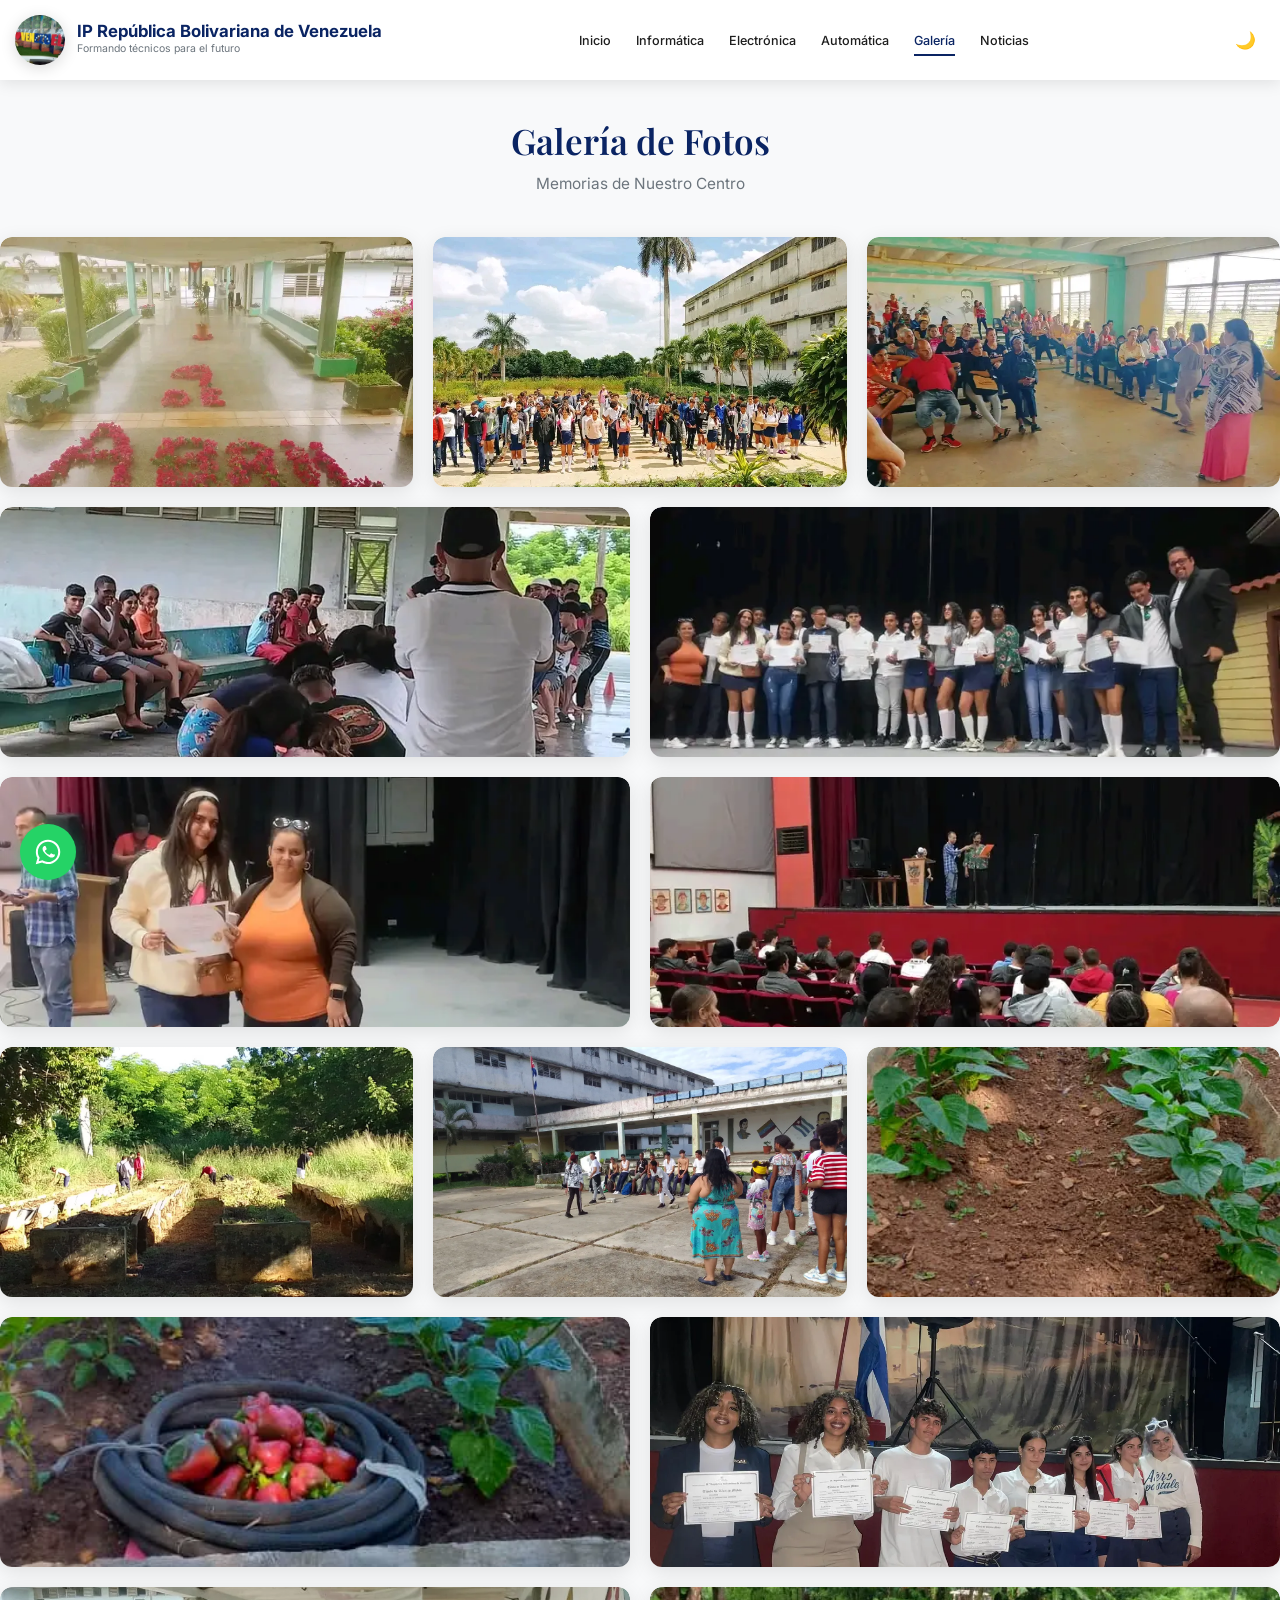
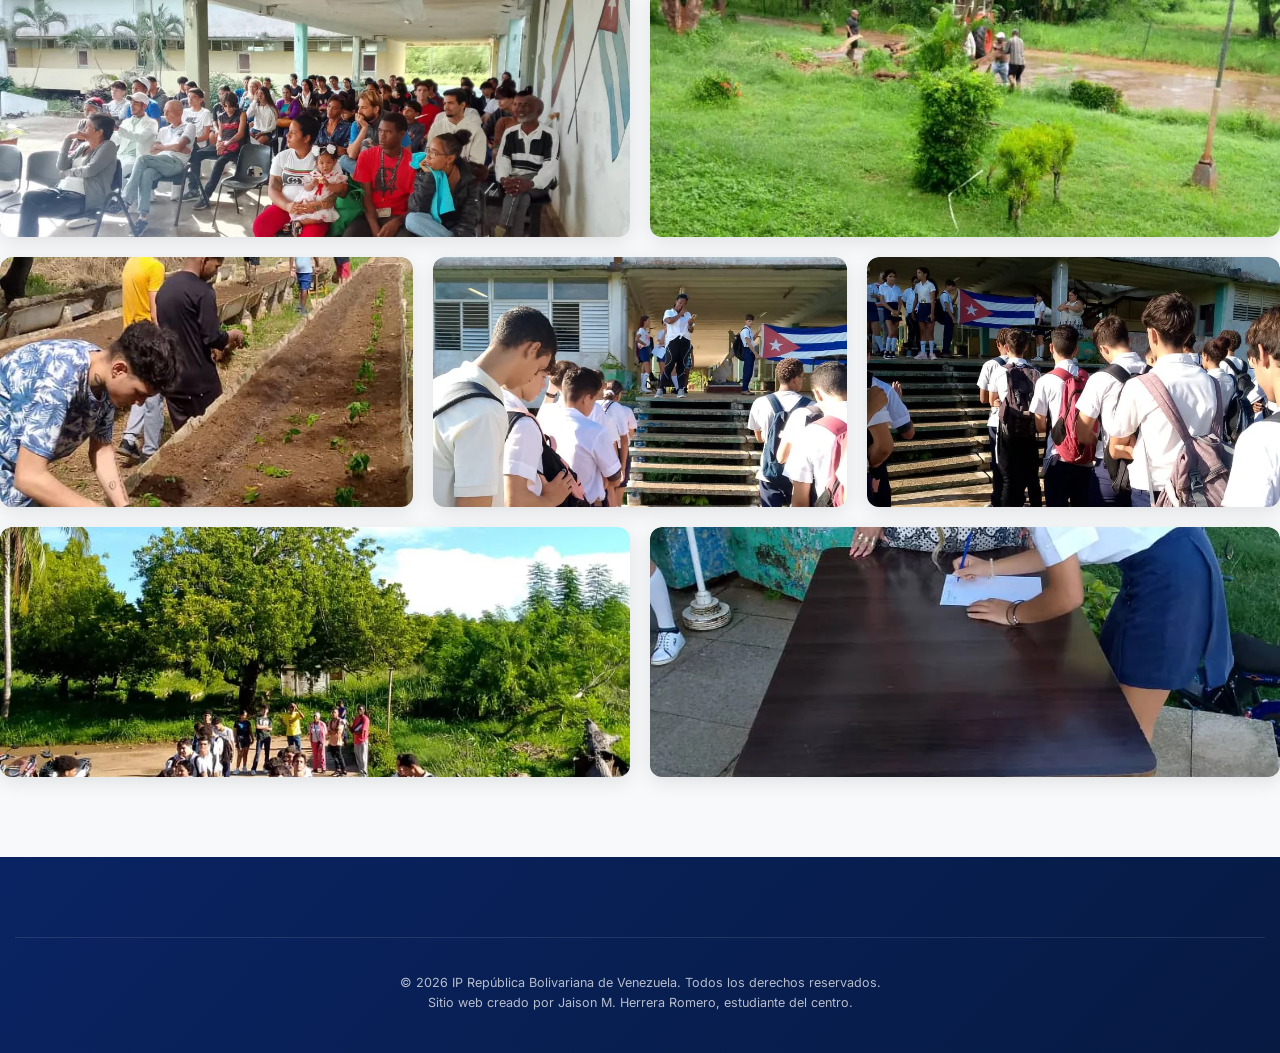
<file: gallery.html>
<!DOCTYPE html>
<html lang="es">
<head>
    <meta charset="UTF-8">
    <meta name="viewport" content="width=device-width, initial-scale=1.0">
    <title>Galería de Fotos - IP República Bolivariana de Venezuela</title>
    <link rel="icon" href="assets/icon-512.webp" type="image/webp">
    <link rel="apple-touch-icon" href="assets/apple-touch-icon.png">
    <link rel="manifest" href="site.webmanifest">
    <meta name="description" content="Galería de fotos del IP República Bolivariana de Venezuela. Imágenes de actividades, instalaciones, graduaciones y eventos del centro.">
    <meta property="og:title" content="Galería de Fotos - IP República Bolivariana de Venezuela">
    <meta property="og:description" content="Imágenes de actividades, instalaciones y eventos del centro educativo.">
    <meta property="og:type" content="website">
    <meta property="og:url" content="https://republica-bolivariana-de-venezuela.netlify.app/gallery.html">
    <meta property="og:image" content="https://republica-bolivariana-de-venezuela.netlify.app/assets/icon-512.webp">
    <meta name="twitter:card" content="summary_large_image">
    <meta name="twitter:title" content="Galería de Fotos - IP República Bolivariana de Venezuela">
    <link rel="canonical" href="https://republica-bolivariana-de-venezuela.netlify.app/gallery.html">
    <link rel="alternate" hreflang="es" href="https://republica-bolivariana-de-venezuela.netlify.app/gallery.html">
    <link rel="alternate" hreflang="en" href="https://republica-bolivariana-de-venezuela.netlify.app/en/">
    <link href="https://fonts.googleapis.com/css2?family=Playfair+Display:wght@400;500;600;700&family=Inter:wght@300;400;500;600;700&display=swap" rel="stylesheet" media="print" onload="this.media='all'">
    <link rel="stylesheet" href="styles.css">
    <style>
        .gallery-page { padding: 120px 0 60px; }
        .gallery-page h1 { text-align: center; color: var(--primary); font-size: 2.5rem; margin-bottom: 10px; }
        .gallery-page .subtitle { text-align: center; color: var(--gray); margin-bottom: 40px; font-size: 1.1rem; }
        .gallery-row { display: flex; gap: 20px; margin-bottom: 20px; }
        .gallery-row .gallery-item { flex: 1; }
        .gallery-item img { width: 100%; height: 300px; object-fit: cover; display: block; border-radius: var(--border-radius); }
        .gallery-item .gallery-content { padding: 15px; background: var(--light); border-radius: 0 0 var(--border-radius) var(--border-radius); }
        .gallery-item .gallery-content p { color: var(--dark); font-size: 0.95rem; line-height: 1.4; text-align: center; font-weight: 500; margin: 0; }
        .item-small { flex: 1; }
        .item-medium { flex: 2; }
        .item-large { flex: 3; }
        .item-half { flex: 1; }
        @media (max-width: 768px) {
            .gallery-row { flex-direction: column; }
            .gallery-item img { height: 250px; }
        }
    </style>
</head>
<body>
    <div class="preloader" id="preloader" aria-hidden="true">
        <div class="preloader-spinner"></div>
    </div>
    <header>
        <div class="container header-container">
            <div class="logo">
                <img src="assets/icon-512.webp" alt="Logo" width="50" height="50">
                <div class="logo-text">
                    <div class="logo-title">IP República Bolivariana de Venezuela</div>
                    <div class="logo-subtitle">Formando técnicos para el futuro</div>
                </div>
            </div>
            <nav>
                <ul class="nav-menu">
                    <li><a href="index.html" class="nav-link">Inicio</a></li>
                    <li><a href="pagina-informatica.html" class="nav-link">Informática</a></li>
                    <li><a href="pagina-electronica.html" class="nav-link">Electrónica</a></li>
                    <li><a href="pagina-automatica.html" class="nav-link">Automática</a></li>
                    <li><a href="gallery.html" class="nav-link active">Galería</a></li>
                    <li><a href="noticias.html" class="nav-link">Noticias</a></li>
                </ul>
            </nav>
            <div class="header-actions">
                <button class="theme-toggle" id="theme-toggle" aria-label="Cambiar modo oscuro/claro">🌙</button>
                <button class="hamburger" id="hamburger" aria-label="Menú">
                    <span></span><span></span><span></span>
                </button>
            </div>
        </div>
    </header>

    <main class="container gallery-page">
        <h1>Galería de Fotos</h1>
        <p class="subtitle">Memorias de Nuestro Centro</p>

        <div class="gallery-row">
            <div class="gallery-item item-small">
                <img src="assets/imagenes del centro (14).webp" alt="Entrada de la escuela" loading="lazy" decoding="async">
                <div class="gallery-content"><p>Entrada de la escuela en una actividad en Abril</p></div>
            </div>
            <div class="gallery-item item-small">
                <img src="assets/imagenes del centro (11).webp" alt="Estudiantes 2023" loading="lazy" decoding="async">
                <div class="gallery-content"><p>Foto de Nuestros Estudiantes 2023</p></div>
            </div>
            <div class="gallery-item item-small">
                <img src="assets/imagenes del centro (17).webp" alt="Reunión de padres" loading="lazy" decoding="async">
                <div class="gallery-content"><p>Reunión de padres con la directora del centro y la vida interna de la escuela 2024</p></div>
            </div>
        </div>

        <div class="gallery-row">
            <div class="gallery-item item-medium">
                <img src="assets/imagenes del centro (19).webp" alt="Educación física" loading="lazy" decoding="async">
                <div class="gallery-content"><p>Actividad de educación física escolar</p></div>
            </div>
            <div class="gallery-item item-medium">
                <img src="assets/imagenes del centro (3).webp" alt="Graduación 2024" loading="lazy" decoding="async">
                <div class="gallery-content"><p>Graduación del centro 2024</p></div>
            </div>
        </div>

        <div class="gallery-row">
            <div class="gallery-item item-half">
                <img src="assets/imagenes del centro (4).webp" alt="Directora con graduada" loading="lazy" decoding="async">
                <div class="gallery-content"><p>Foto de la directora del centro con una graduada del 2024</p></div>
            </div>
            <div class="gallery-item item-half">
                <img src="assets/imagenes del centro (6).webp" alt="Discurso graduación" loading="lazy" decoding="async">
                <div class="gallery-content"><p>Foto de la profe dando un discurso al público presente en la graduación 2024</p></div>
            </div>
        </div>

        <div class="gallery-row">
            <div class="gallery-item item-small">
                <img src="assets/IMG_20251017_093353.webp" alt="Huerto escolar" loading="lazy" decoding="async">
                <div class="gallery-content"><p>Foto de los estudiantes en el huerto escolar</p></div>
            </div>
            <div class="gallery-item item-small">
                <img src="assets/IMG_20251020_094514.webp" alt="Competencia" loading="lazy" decoding="async">
                <div class="gallery-content"><p>Chequeos de emulación del centro - competencia de correr</p></div>
            </div>
            <div class="gallery-item item-small">
                <img src="assets/IMG-20260201-WA0007.webp" alt="Cosecha huerto" loading="lazy" decoding="async">
                <div class="gallery-content"><p>Foto de nuestra cosecha en el huerto escolar</p></div>
            </div>
        </div>

        <div class="gallery-row">
            <div class="gallery-item item-large">
                <img src="assets/IMG-20260201-WA0006.webp" alt="Cosecha huerto 2" loading="lazy" decoding="async">
                <div class="gallery-content"><p>Otra imagen de la cosecha del huerto</p></div>
            </div>
            <div class="gallery-item item-small">
                <img src="assets/IMG-20260201-WA0010.webp" alt="Graduados 2025" loading="lazy" decoding="async">
                <div class="gallery-content"><p>Foto de estudiantes graduados en este año 2025</p></div>
            </div>
        </div>

        <div class="gallery-row">
            <div class="gallery-item item-half">
                <img src="assets/IMG-20260201-WA0009.webp" alt="Día del maestro" loading="lazy" decoding="async">
                <div class="gallery-content"><p>Foto de todo el personal de la escuela más estudiantes en el día del maestro</p></div>
            </div>
            <div class="gallery-item item-half">
                <img src="assets/IMG-20260201-WA0052.webp" alt="Embellecimiento" loading="lazy" decoding="async">
                <div class="gallery-content"><p>Embellecimiento de nuestro centro</p></div>
            </div>
        </div>

        <div class="gallery-row">
            <div class="gallery-item item-small">
                <img src="assets/IMG-20260201-WA0040.webp" alt="Sembrando huerto" loading="lazy" decoding="async">
                <div class="gallery-content"><p>Nuestros estudiantes sembrando en el huerto escolar</p></div>
            </div>
            <div class="gallery-item item-small">
                <img src="assets/IMG-20260201-WA0058.webp" alt="Actividad Venezuela" loading="lazy" decoding="async">
                <div class="gallery-content"><p>Actividad en la escuela por lo sucedido en Venezuela</p></div>
            </div>
            <div class="gallery-item item-small">
                <img src="assets/IMG-20260201-WA0055.webp" alt="Actividad Venezuela 2" loading="lazy" decoding="async">
                <div class="gallery-content"><p>Otra foto de la actividad por lo sucedido en Venezuela</p></div>
            </div>
        </div>

        <div class="gallery-row">
            <div class="gallery-item item-medium">
                <img src="assets/IMG-20260201-WA0061.webp" alt="Estudiantes y profesores" loading="lazy" decoding="async">
                <div class="gallery-content"><p>Estudiantes y profesores en la actividad por lo sucedido en Venezuela</p></div>
            </div>
            <div class="gallery-item item-medium">
                <img src="assets/IMG-20260201-WA0057.webp" alt="Firma apoyo Venezuela" loading="lazy" decoding="async">
                <div class="gallery-content"><p>Los estudiantes firmando para dar nuestro apoyo a Venezuela</p></div>
            </div>
        </div>
    </main>

    <footer>
        <div class="container">
            <div class="footer-bottom">
                <p>&copy; 2026 IP República Bolivariana de Venezuela. Todos los derechos reservados.</p>
                <p>Sitio web creado por Jaison M. Herrera Romero, estudiante del centro.</p>
            </div>
        </div>
    </footer>

    <script src="javascript/main.js" defer></script>
    <script>if('serviceWorker' in navigator){navigator.serviceWorker.register('/sw.js').catch(function(){});}</script>
</body>
</html>
</file>
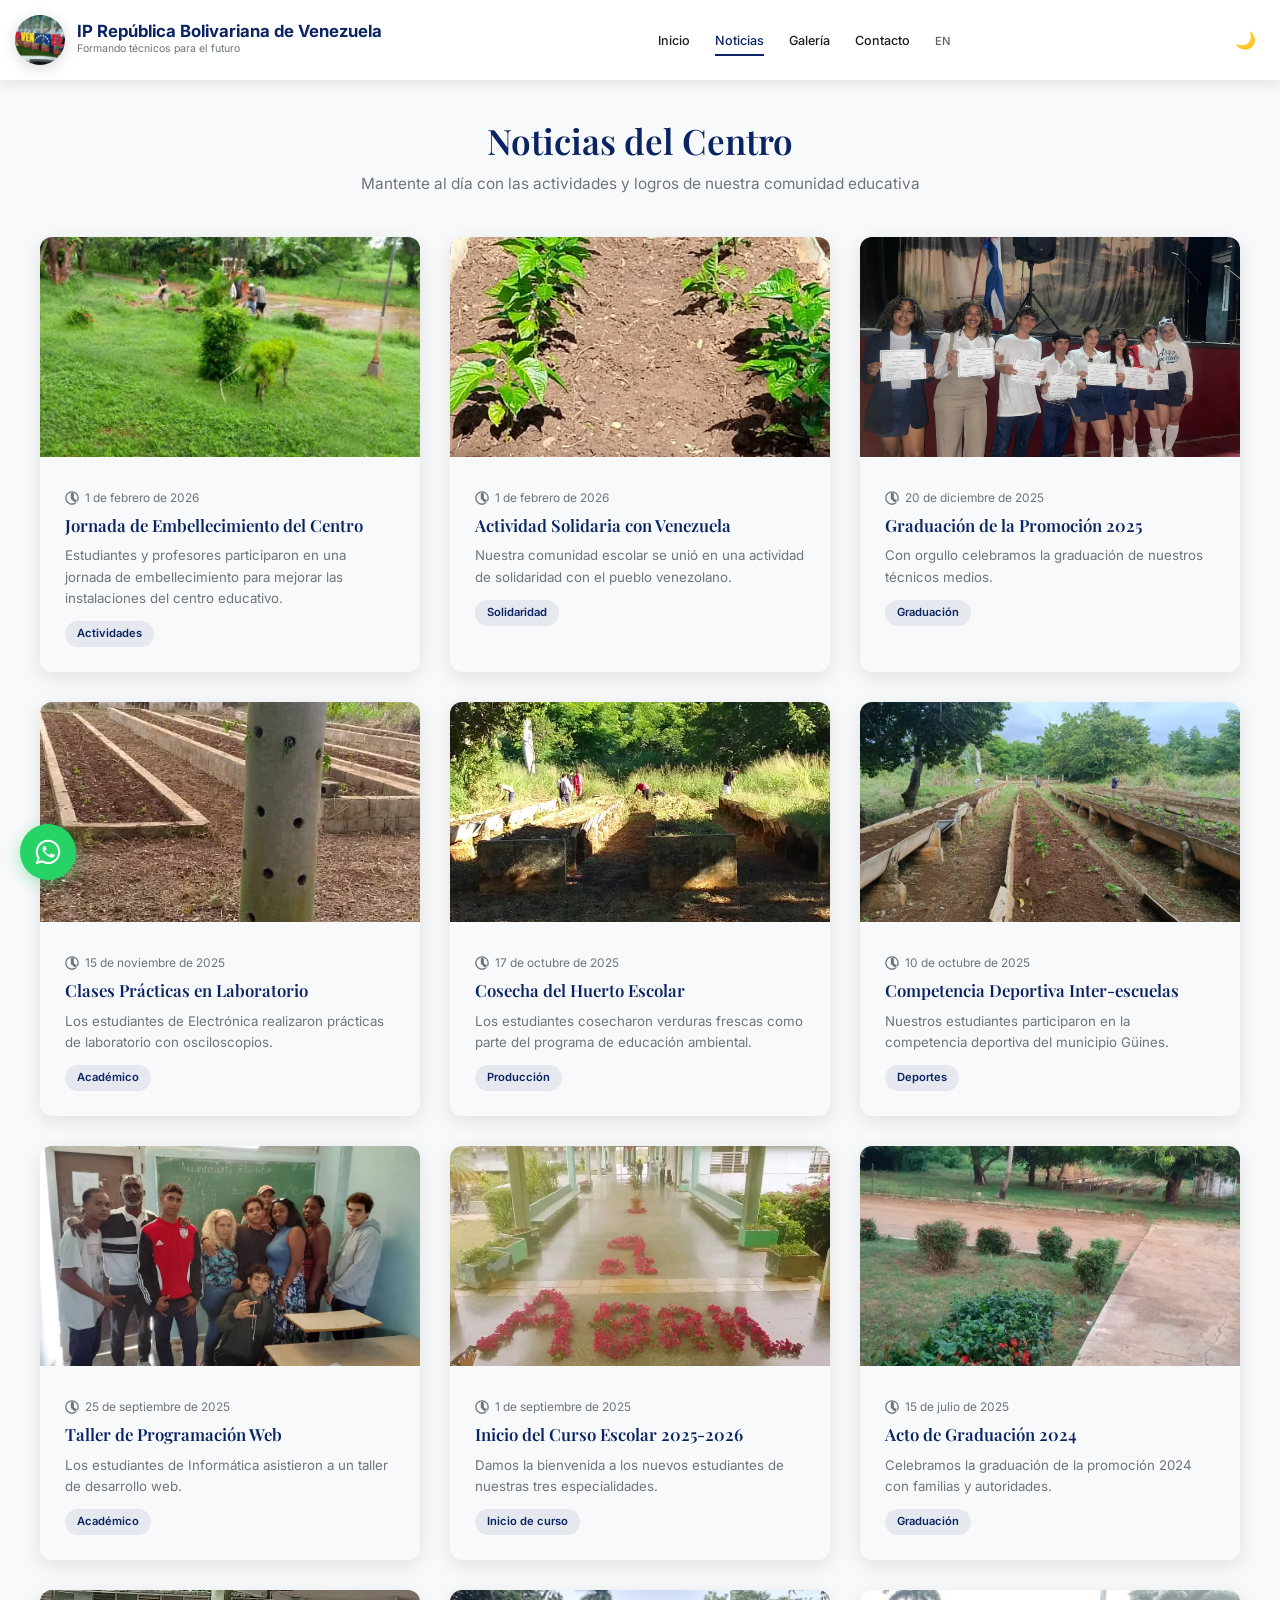
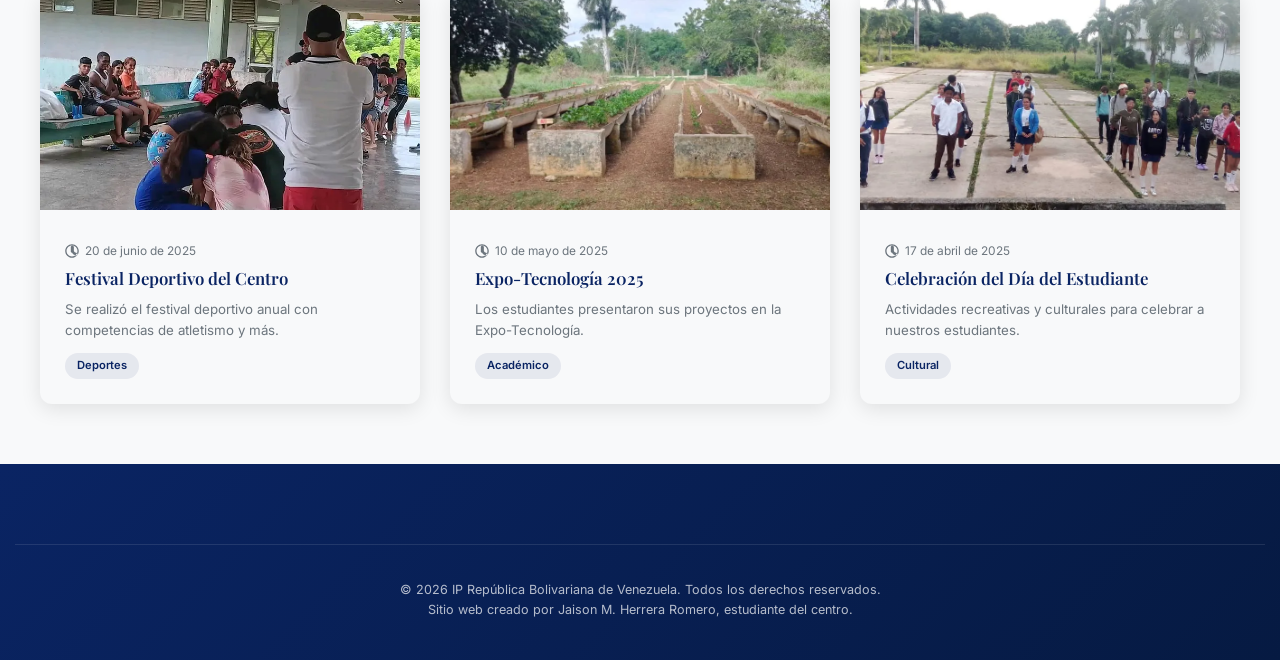
<file: noticias.html>
<!DOCTYPE html>
<html lang="es">
<head>
    <meta charset="UTF-8">
    <meta name="viewport" content="width=device-width, initial-scale=1.0">
    <title>Noticias - IP República Bolivariana de Venezuela</title>
    <link rel="icon" href="assets/icon-512.webp" type="image/webp">
    <link rel="apple-touch-icon" href="assets/apple-touch-icon.png">
    <link rel="manifest" href="site.webmanifest">
    <meta name="description" content="Noticias y novedades del IP República Bolivariana de Venezuela. Eventos, graduaciones, actividades del centro.">
    <meta property="og:title" content="Noticias - IP República Bolivariana de Venezuela">
    <meta property="og:description" content="Noticias y novedades del centro educativo.">
    <meta property="og:type" content="website">
    <meta property="og:url" content="https://republica-bolivariana-de-venezuela.netlify.app/noticias.html">
    <meta property="og:image" content="https://republica-bolivariana-de-venezuela.netlify.app/assets/icon-512.webp">
    <meta name="twitter:card" content="summary_large_image">
    <link rel="canonical" href="https://republica-bolivariana-de-venezuela.netlify.app/noticias.html">
    <link rel="alternate" hreflang="es" href="https://republica-bolivariana-de-venezuela.netlify.app/noticias.html">
    <link href="https://fonts.googleapis.com/css2?family=Playfair+Display:wght@400;500;600;700&family=Inter:wght@300;400;500;600;700&display=swap" rel="stylesheet" media="print" onload="this.media='all'">
    <link rel="stylesheet" href="styles.css">
    <style>
        .news-page { padding: 120px 0 60px; }
        .news-page h1 { text-align: center; color: var(--primary); font-size: 2.5rem; margin-bottom: 10px; }
        .news-page .subtitle { text-align: center; color: var(--gray); margin-bottom: 40px; font-size: 1.1rem; }
        .news-grid { display: grid; grid-template-columns: repeat(auto-fill, minmax(350px, 1fr)); gap: 30px; max-width: 1200px; margin: 0 auto; }
        .news-card { background: var(--light); border-radius: var(--border-radius); overflow: hidden; box-shadow: var(--shadow); transition: transform 0.3s; }
        .news-card:hover { transform: translateY(-8px); }
        .news-card img { width: 100%; height: 220px; object-fit: cover; }
        .news-card-body { padding: 25px; }
        .news-date { color: var(--gray); font-size: 0.85rem; margin-bottom: 8px; display: flex; align-items: center; gap: 6px; }
        .news-card h3 { color: var(--primary); margin-bottom: 10px; font-size: 1.2rem; }
        .news-card p { color: var(--gray); font-size: 0.95rem; line-height: 1.6; }
        .news-tag { display: inline-block; background: rgba(10,36,99,0.08); color: var(--primary); padding: 4px 12px; border-radius: 20px; font-size: 0.8rem; font-weight: 600; margin-top: 12px; }
        .news-empty { text-align: center; padding: 60px 20px; color: var(--gray); font-size: 1.1rem; grid-column: 1 / -1; }
    </style>
</head>
<body>
    <div class="preloader" id="preloader" aria-hidden="true"><div class="preloader-spinner"></div></div>
    <header>
        <div class="container header-container">
            <div class="logo">
                <img src="assets/icon-512.webp" alt="Logo" width="50" height="50" loading="eager" decoding="async">
                <div class="logo-text">
                    <div class="logo-title">IP República Bolivariana de Venezuela</div>
                    <div class="logo-subtitle">Formando técnicos para el futuro</div>
                </div>
            </div>
            <nav>
                <ul class="nav-menu">
                    <li><a href="index.html" class="nav-link">Inicio</a></li>
                    <li><a href="noticias.html" class="nav-link active">Noticias</a></li>
                    <li><a href="gallery.html" class="nav-link">Galería</a></li>
                    <li><a href="index.html#contacto" class="nav-link">Contacto</a></li>
                    <li><a href="en/" class="nav-link" style="font-size:0.8rem;opacity:0.7;">EN</a></li>
                </ul>
            </nav>
            <div class="header-actions">
                <button class="theme-toggle" id="theme-toggle" aria-label="Cambiar modo oscuro/claro">🌙</button>
                <button class="hamburger" id="hamburger" aria-label="Menú"><span></span><span></span><span></span></button>
            </div>
        </div>
    </header>

    <main>
    <section class="news-page">
        <div class="container">
            <h1>Noticias del Centro</h1>
            <p class="subtitle">Mantente al día con las actividades y logros de nuestra comunidad educativa</p>

            <div class="news-grid">
                <article class="news-card">
                    <img src="assets/IMG-20260201-WA0052.webp" alt="Embellecimiento del centro" loading="lazy" decoding="async">
                    <div class="news-card-body">
                        <div class="news-date">
                            <svg class="icon" style="width:14px;height:14px;"><use href="icons.svg#clock"/></svg>
                            1 Febrero 2026
                        </div>
                        <h3>Jornada de Embellecimiento del Centro</h3>
                        <p>Estudiantes y profesores participaron en una jornada de embellecimiento para mejorar las instalaciones del centro educativo.</p>
                        <span class="news-tag">Actividades</span>
                    </div>
                </article>

                <article class="news-card">
                    <img src="assets/IMG-20260201-WA0021.webp" alt="Actividad solidaria" loading="lazy" decoding="async">
                    <div class="news-card-body">
                        <div class="news-date">
                            <svg class="icon" style="width:14px;height:14px;"><use href="icons.svg#clock"/></svg>
                            1 Febrero 2026
                        </div>
                        <h3>Actividad Solidaria con Venezuela</h3>
                        <p>Nuestra comunidad escolar se unió en una actividad de solidaridad con el pueblo venezolano, demostrando los valores de internacionalismo.</p>
                        <span class="news-tag">Solidaridad</span>
                    </div>
                </article>

                <article class="news-card">
                    <img src="assets/IMG-20260201-WA0010.webp" alt="Graduación 2025" loading="lazy" decoding="async">
                    <div class="news-card-body">
                        <div class="news-date">
                            <svg class="icon" style="width:14px;height:14px;"><use href="icons.svg#clock"/></svg>
                            20 Diciembre 2025
                        </div>
                        <h3>Graduación de la Promoción 2025</h3>
                        <p>Con orgullo celebramos la graduación de nuestros técnicos medios en Informática, Electrónica y Automática. ¡Felicitaciones a todos los graduados!</p>
                        <span class="news-tag">Graduación</span>
                    </div>
                </article>

                <article class="news-card">
                    <img src="assets/IMG-20260201-WA0025.webp" alt="Clase práctica de laboratorio" loading="lazy" decoding="async">
                    <div class="news-card-body">
                        <div class="news-date">
                            <svg class="icon" style="width:14px;height:14px;"><use href="icons.svg#clock"/></svg>
                            15 Noviembre 2025
                        </div>
                        <h3>Clases Prácticas en Laboratorio</h3>
                        <p>Los estudiantes de Electrónica realizaron prácticas de laboratorio con osciloscopios y generadores de funciones en nuestro laboratorio equipado.</p>
                        <span class="news-tag">Académico</span>
                    </div>
                </article>

                <article class="news-card">
                    <img src="assets/IMG_20251017_093353.webp" alt="Huerto escolar" loading="lazy" decoding="async">
                    <div class="news-card-body">
                        <div class="news-date">
                            <svg class="icon" style="width:14px;height:14px;"><use href="icons.svg#clock"/></svg>
                            17 Octubre 2025
                        </div>
                        <h3>Cosecha del Huerto Escolar</h3>
                        <p>Los estudiantes del huerto escolar cosecharon verduras frescas como parte del programa de educación ambiental y productiva del centro.</p>
                        <span class="news-tag">Producción</span>
                    </div>
                </article>

                <article class="news-card">
                    <img src="assets/IMG-20260201-WA0031.webp" alt="Competencia deportiva" loading="lazy" decoding="async">
                    <div class="news-card-body">
                        <div class="news-date">
                            <svg class="icon" style="width:14px;height:14px;"><use href="icons.svg#clock"/></svg>
                            10 Octubre 2025
                        </div>
                        <h3>Competencia Deportiva Inter-escuelas</h3>
                        <p>Nuestros estudiantes participaron en la competencia deportiva inter-escuelas del municipio Güines, destacándose en baloncesto y voleibol.</p>
                        <span class="news-tag">Deportes</span>
                    </div>
                </article>

                <article class="news-card">
                    <img src="assets/IMG-20260201-WA0013.webp" alt="Taller de programación" loading="lazy" decoding="async">
                    <div class="news-card-body">
                        <div class="news-date">
                            <svg class="icon" style="width:14px;height:14px;"><use href="icons.svg#clock"/></svg>
                            25 Septiembre 2025
                        </div>
                        <h3>Taller de Programación Web</h3>
                        <p>Los estudiantes de Informática asistieron a un taller de desarrollo web donde aprendieron las tecnologías más actuales del mercado.</p>
                        <span class="news-tag">Académico</span>
                    </div>
                </article>

                <article class="news-card">
                    <img src="assets/imagenes del centro (14).webp" alt="Inicio del curso" loading="lazy" decoding="async">
                    <div class="news-card-body">
                        <div class="news-date">
                            <svg class="icon" style="width:14px;height:14px;"><use href="icons.svg#clock"/></svg>
                            1 Septiembre 2025
                        </div>
                        <h3>Inicio del Curso Escolar 2025-2026</h3>
                        <p>Damos la bienvenida a los nuevos estudiantes que se incorporan a nuestras tres especialidades técnicas. ¡Éxitos en este nuevo curso!</p>
                        <span class="news-tag">Inicio de curso</span>
                    </div>
                </article>

                <article class="news-card">
                    <img src="assets/IMG-20260201-WA0042.webp" alt="Ceremonia de acto" loading="lazy" decoding="async">
                    <div class="news-card-body">
                        <div class="news-date">
                            <svg class="icon" style="width:14px;height:14px;"><use href="icons.svg#clock"/></svg>
                            15 Julio 2025
                        </div>
                        <h3>Acto de Graduación 2024</h3>
                        <p>Celebramos el acto de graduación de la promoción 2024 con la presencia de familias, profesores y autoridades del municipio.</p>
                        <span class="news-tag">Graduación</span>
                    </div>
                </article>

                <article class="news-card">
                    <img src="assets/imagenes del centro (19).webp" alt="Educación física" loading="lazy" decoding="async">
                    <div class="news-card-body">
                        <div class="news-date">
                            <svg class="icon" style="width:14px;height:14px;"><use href="icons.svg#clock"/></svg>
                            20 Junio 2025
                        </div>
                        <h3>Festival Deportivo del Centro</h3>
                        <p>Se realizó el festival deportivo anual con competencias de atletismo, baloncesto y voleibol entre los diferentes grupos del centro.</p>
                        <span class="news-tag">Deportes</span>
                    </div>
                </article>

                <article class="news-card">
                    <img src="assets/IMG-20260201-WA0015.webp" alt="Proyecto técnico" loading="lazy" decoding="async">
                    <div class="news-card-body">
                        <div class="news-date">
                            <svg class="icon" style="width:14px;height:14px;"><use href="icons.svg#clock"/></svg>
                            10 Mayo 2025
                        </div>
                        <h3>Expo-Tecnología 2025</h3>
                        <p>Los estudiantes de las tres especialidades presentaron sus proyectos finales de curso en la Expo-Tecnología, abierta a la comunidad.</p>
                        <span class="news-tag">Académico</span>
                    </div>
                </article>

                <article class="news-card">
                    <img src="assets/IMG-20260201-WA0017.webp" alt="Día del estudiante" loading="lazy" decoding="async">
                    <div class="news-card-body">
                        <div class="news-date">
                            <svg class="icon" style="width:14px;height:14px;"><use href="icons.svg#clock"/></svg>
                            17 Abril 2025
                        </div>
                        <h3>Celebración del Día del Estudiante</h3>
                        <p>Con actividades recreativas, culturales y deportivas celebramos el día del estudiante en nuestra institución.</p>
                        <span class="news-tag">Cultural</span>
                    </div>
                </article>
            </div>
        </div>
    </section>
    </main>

    <footer>
        <div class="container">
            <div class="footer-bottom">
                <p>&copy; 2026 IP República Bolivariana de Venezuela. Todos los derechos reservados.</p>
                <p>Sitio web creado por Jaison M. Herrera Romero, estudiante del centro.</p>
            </div>
        </div>
    </footer>
    <script src="javascript/main.js" defer></script>
    <script>if('serviceWorker' in navigator){navigator.serviceWorker.register('/sw.js').catch(function(){});}</script>
    <script src="javascript/data.js"></script>
    <script>
        document.addEventListener('DOMContentLoaded', function() {
            var noticias = window.datosInstitucionales.noticias;
            if (!noticias || noticias.length === 0) return;
            var grid = document.querySelector('.news-grid');
            if (!grid) return;
            grid.innerHTML = noticias.map(function(n) {
                var fecha = new Date(n.fecha).toLocaleDateString('es-ES', {day:'numeric',month:'long',year:'numeric'});
                return '<article class="news-card">' +
                    '<img src="' + n.imagen + '" alt="' + n.titulo + '" loading="lazy" decoding="async">' +
                    '<div class="news-card-body">' +
                    '<div class="news-date"><svg class="icon" style="width:14px;height:14px;"><use href="icons.svg#clock"/></svg>' + fecha + '</div>' +
                    '<h3>' + n.titulo + '</h3>' +
                    '<p>' + n.resumen + '</p>' +
                    '<span class="news-tag">' + n.categoria + '</span>' +
                    '</div></article>';
            }).join('');
        });
    </script>
</body>
</html>
</file>
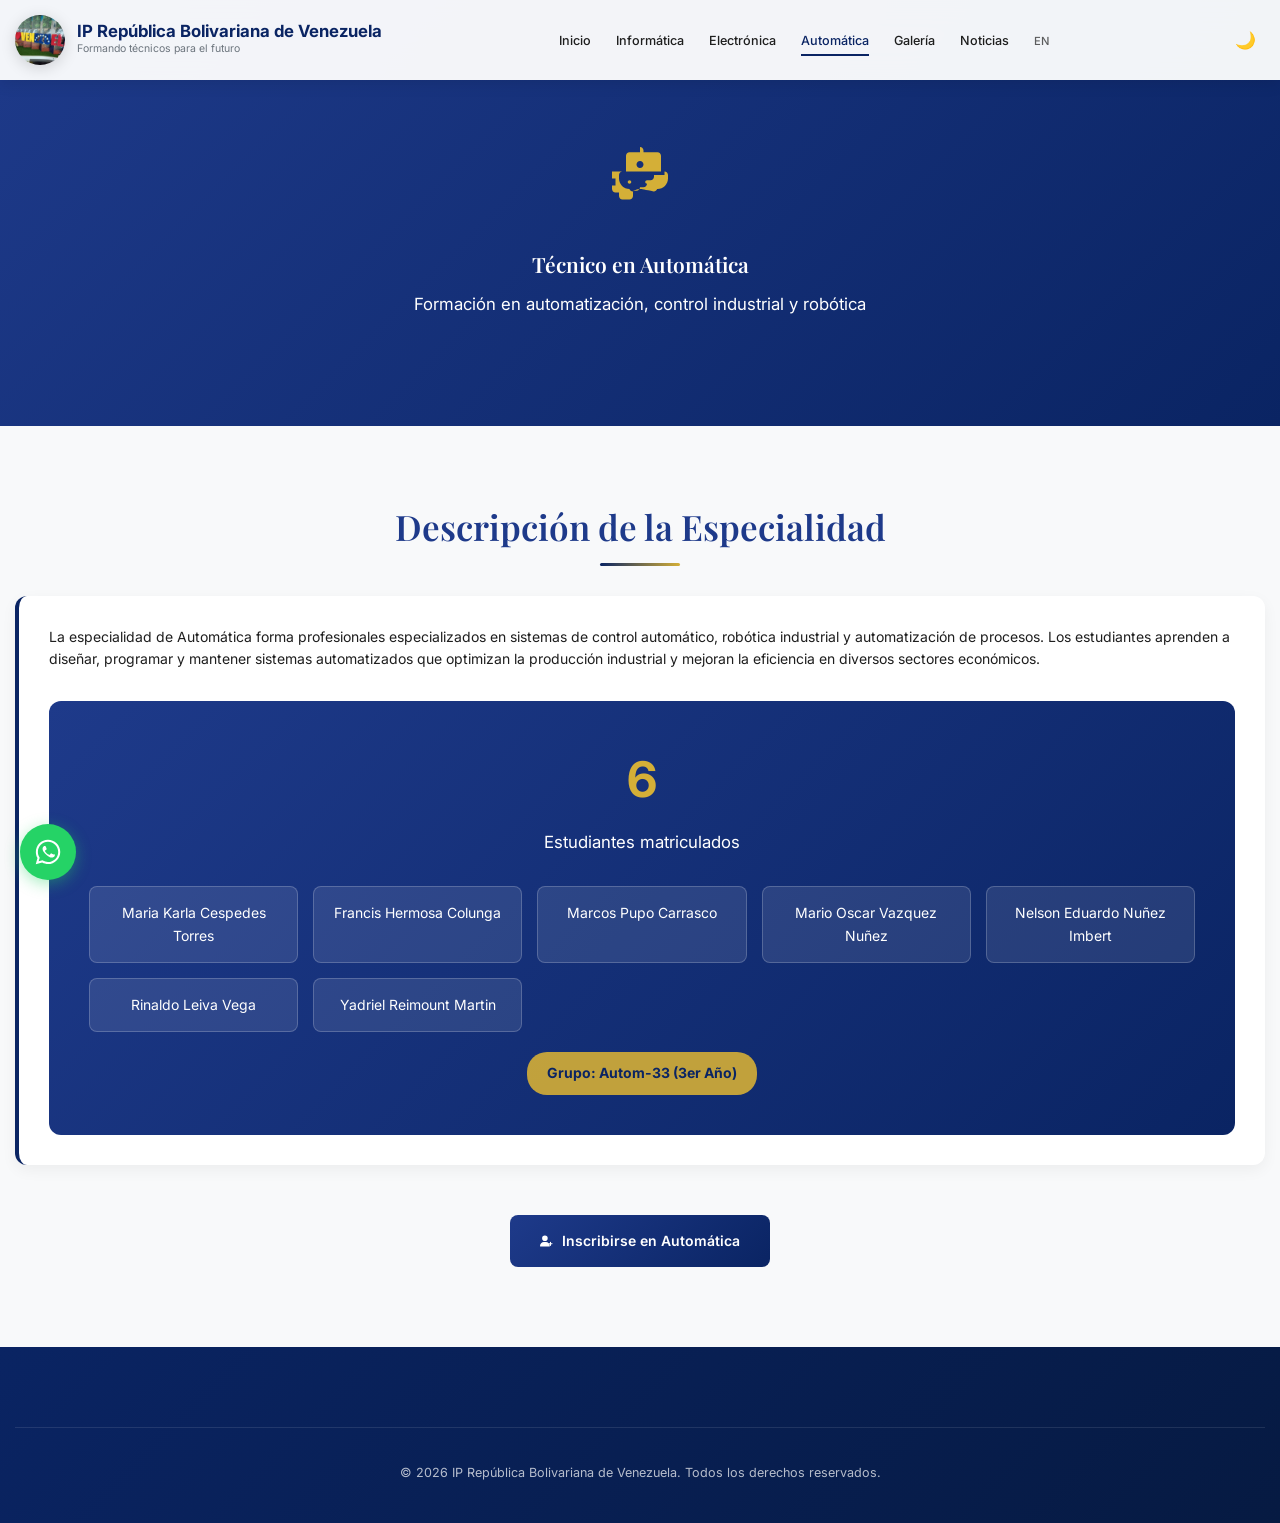
<file: pagina-automatica.html>
<!DOCTYPE html>
<html lang="es">
<head>
    <meta charset="UTF-8">
    <meta name="viewport" content="width=device-width, initial-scale=1.0">
    <title>Especialidad de Automática - IP República Bolivariana de Venezuela</title>
    <link rel="icon" href="assets/icon-512.webp" type="image/webp">
    <link rel="apple-touch-icon" href="assets/apple-touch-icon.png">
    <link rel="manifest" href="site.webmanifest">
    <meta name="description" content="Especialidad de Automática del IP República Bolivariana de Venezuela. Formación en automatización, control industrial, PLC y robótica.">
    <meta property="og:title" content="Especialidad de Automática - IP República Bolivariana de Venezuela">
    <meta property="og:description" content="Formación técnica en automatización industrial, PLC y robótica aplicada.">
    <meta property="og:type" content="website">
    <meta property="og:url" content="https://republica-bolivariana-de-venezuela.netlify.app/pagina-automatica.html">
    <meta property="og:image" content="https://republica-bolivariana-de-venezuela.netlify.app/assets/icon-512.webp">
    <meta name="twitter:card" content="summary_large_image">
    <meta name="twitter:title" content="Especialidad de Automática - IP República Bolivariana de Venezuela">
    <link rel="canonical" href="https://republica-bolivariana-de-venezuela.netlify.app/pagina-automatica.html">
    <link rel="alternate" hreflang="es" href="https://republica-bolivariana-de-venezuela.netlify.app/pagina-automatica.html">
    <link rel="alternate" hreflang="en" href="https://republica-bolivariana-de-venezuela.netlify.app/en/">
    <link href="https://fonts.googleapis.com/css2?family=Playfair+Display:wght@400;500;600;700&family=Inter:wght@300;400;500;600;700&display=swap" rel="stylesheet" media="print" onload="this.media='all'">
    <link rel="stylesheet" href="styles.css">
    <style>
        .specialty-header { background: linear-gradient(135deg, #1e3a8a, #0a2463); color: white; padding: 120px 0 80px; text-align: center; }
        .specialty-icon-large { font-size: 5rem; margin-bottom: 20px; color: #d4af37; }
        .specialty-content { padding: 80px 0; }
        .section-title { color: #1e3a8a; margin-bottom: 30px; text-align: center; }
        .content-section { background: white; padding: 30px; border-radius: 12px; box-shadow: 0 5px 15px rgba(0,0,0,0.05); margin-bottom: 30px; }
        .stat-highlight { background: linear-gradient(135deg, #1e3a8a, #0a2463); color: white; padding: 40px; border-radius: 12px; text-align: center; margin-top: 30px; }
        .btn { display: inline-flex; align-items: center; gap: 8px; padding: 15px 30px; background: linear-gradient(135deg, #1e3a8a, #0a2463); color: white; text-decoration: none; border-radius: 8px; font-weight: 600; transition: transform 0.3s; }
        .btn:hover { transform: translateY(-3px); color: white; }
        .students-list { display: grid; grid-template-columns: repeat(auto-fill, minmax(200px, 1fr)); gap: 15px; margin-top: 20px; }
        .student-item { background: rgba(255,255,255,0.1); padding: 15px; border-radius: 8px; text-align: center; transition: all 0.3s; border: 1px solid rgba(255,255,255,0.2); }
        .student-item:hover { transform: translateY(-3px); background: rgba(255,255,255,0.15); }
        .student-count { font-size: 3.5rem; font-weight: bold; color: #d4af37; margin-bottom: 10px; }
        .group-badge { background: rgba(212,175,55,0.9); color: #0a2463; padding: 10px 20px; border-radius: 20px; display: inline-block; margin-top: 20px; font-weight: bold; }
    </style>
</head>
<body>
    <div class="preloader" id="preloader" aria-hidden="true"><div class="preloader-spinner"></div></div>
    <header>
        <div class="container header-container">
            <div class="logo">
                <img src="assets/icon-512.webp" alt="Logo" width="50" height="50" loading="eager" decoding="async">
                <div class="logo-text">
                    <div class="logo-title">IP República Bolivariana de Venezuela</div>
                    <div class="logo-subtitle">Formando técnicos para el futuro</div>
                </div>
            </div>
            <nav>
                <ul class="nav-menu">
                    <li><a href="index.html" class="nav-link">Inicio</a></li>
                    <li><a href="pagina-informatica.html" class="nav-link">Informática</a></li>
                    <li><a href="pagina-electronica.html" class="nav-link">Electrónica</a></li>
                    <li><a href="pagina-automatica.html" class="nav-link active">Automática</a></li>
                    <li><a href="gallery.html" class="nav-link">Galería</a></li>
                    <li><a href="noticias.html" class="nav-link">Noticias</a></li>
                    <li><a href="en/" class="nav-link" style="font-size:0.8rem;opacity:0.7;">EN</a></li>
                </ul>
            </nav>
            <div class="header-actions">
                <button class="theme-toggle" id="theme-toggle" aria-label="Cambiar modo oscuro/claro">🌙</button>
                <button class="hamburger" id="hamburger" aria-label="Menú"><span></span><span></span><span></span></button>
            </div>
        </div>
    </header>

    <main>
    <section class="specialty-header">
        <div class="container">
            <div class="specialty-icon-large"><svg class="icon" style="font-size:5rem;"><use href="icons.svg#robot"/></svg></div>
            <h1>Técnico en Automática</h1>
            <p class="hero-subtitle">Formación en automatización, control industrial y robótica</p>
        </div>
    </section>

    <section class="specialty-content">
        <div class="container">
            <h2 class="section-title">Descripción de la Especialidad</h2>
            <div class="content-section">
                <p>La especialidad de Automática forma profesionales especializados en sistemas de control automático, robótica industrial y automatización de procesos. Los estudiantes aprenden a diseñar, programar y mantener sistemas automatizados que optimizan la producción industrial y mejoran la eficiencia en diversos sectores económicos.</p>
                <div class="stat-highlight">
                    <div class="student-count">7</div>
                    <p style="font-size:1.2rem;margin-bottom:30px;">Estudiantes matriculados</p>
                    <div class="students-list">
                        <div class="student-item">Maria Karla Cespedes Torres</div>
                        <div class="student-item">Francis Hermosa Colunga</div>
                        <div class="student-item">Marcos Pupo Carrasco</div>
                        <div class="student-item">Mario Oscar Vazquez Nuñez</div>
                        <div class="student-item">Nelson Eduardo Nuñez Imbert</div>
                        <div class="student-item">Rinaldo Leiva Vega</div>
                        <div class="student-item">Yadriel Reimount Martin</div>
                    </div>
                    <div class="group-badge">Grupo: Autom-33 (3er Año)</div>
                </div>
            </div>
            <div style="text-align:center;margin-top:50px;">
                <a href="index.html#contacto" class="btn"><svg class="icon"><use href="icons.svg#user-plus"/></svg> Inscribirse en Automática</a>
            </div>
        </div>
    </section>
    </main>

    <footer>
        <div class="container">
            <div class="footer-bottom">
                <p>&copy; 2026 IP República Bolivariana de Venezuela. Todos los derechos reservados.</p>
            </div>
        </div>
    </footer>
    <script src="javascript/main.js" defer></script>
    <script>if('serviceWorker' in navigator){navigator.serviceWorker.register('/sw.js').catch(function(){});}</script>
</body>
</html>
</file>
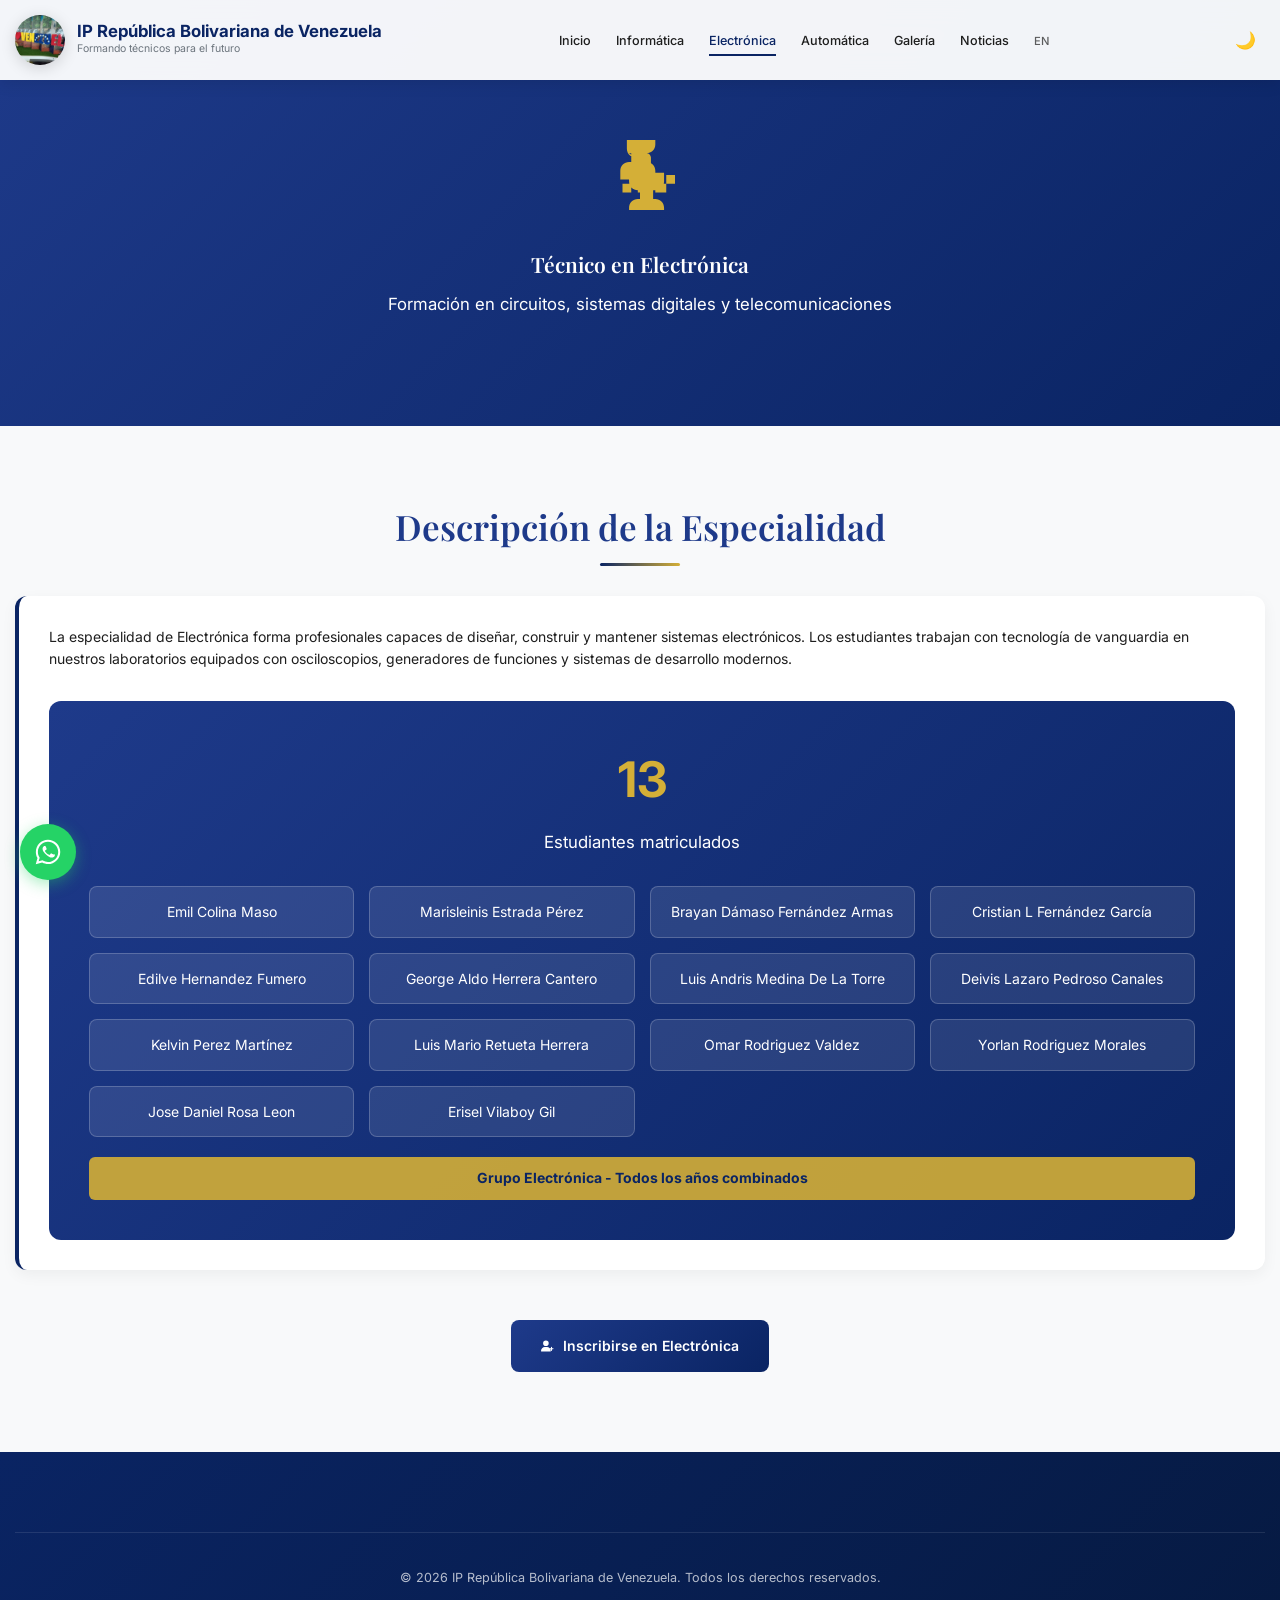
<file: pagina-electronica.html>
<!DOCTYPE html>
<html lang="es">
<head>
    <meta charset="UTF-8">
    <meta name="viewport" content="width=device-width, initial-scale=1.0">
    <title>Especialidad de Electrónica - IP República Bolivariana de Venezuela</title>
    <link rel="icon" href="assets/icon-512.webp" type="image/webp">
    <link rel="apple-touch-icon" href="assets/apple-touch-icon.png">
    <link rel="manifest" href="site.webmanifest">
    <meta name="description" content="Especialidad de Electrónica del IP República Bolivariana de Venezuela. Formación en circuitos, sistemas digitales y telecomunicaciones.">
    <meta property="og:title" content="Especialidad de Electrónica - IP República Bolivariana de Venezuela">
    <meta property="og:description" content="Formación técnica en circuitos electrónicos, sistemas digitales y telecomunicaciones.">
    <meta property="og:type" content="website">
    <meta property="og:url" content="https://republica-bolivariana-de-venezuela.netlify.app/pagina-electronica.html">
    <meta property="og:image" content="https://republica-bolivariana-de-venezuela.netlify.app/assets/icon-512.webp">
    <meta name="twitter:card" content="summary_large_image">
    <meta name="twitter:title" content="Especialidad de Electrónica - IP República Bolivariana de Venezuela">
    <link rel="canonical" href="https://republica-bolivariana-de-venezuela.netlify.app/pagina-electronica.html">
    <link rel="alternate" hreflang="es" href="https://republica-bolivariana-de-venezuela.netlify.app/pagina-electronica.html">
    <link rel="alternate" hreflang="en" href="https://republica-bolivariana-de-venezuela.netlify.app/en/">
    <link href="https://fonts.googleapis.com/css2?family=Playfair+Display:wght@400;500;600;700&family=Inter:wght@300;400;500;600;700&display=swap" rel="stylesheet" media="print" onload="this.media='all'">
    <link rel="stylesheet" href="styles.css">
    <style>
        .specialty-header { background: linear-gradient(135deg, #1e3a8a, #0a2463); color: white; padding: 120px 0 80px; text-align: center; }
        .specialty-icon-large { font-size: 5rem; margin-bottom: 20px; color: #d4af37; }
        .specialty-content { padding: 80px 0; }
        .section-title { color: #1e3a8a; margin-bottom: 30px; text-align: center; }
        .content-section { background: white; padding: 30px; border-radius: 12px; box-shadow: 0 5px 15px rgba(0,0,0,0.05); margin-bottom: 30px; }
        .stat-highlight { background: linear-gradient(135deg, #1e3a8a, #0a2463); color: white; padding: 40px; border-radius: 12px; text-align: center; margin-top: 30px; }
        .btn { display: inline-flex; align-items: center; gap: 8px; padding: 15px 30px; background: linear-gradient(135deg, #1e3a8a, #0a2463); color: white; text-decoration: none; border-radius: 8px; font-weight: 600; transition: transform 0.3s; }
        .btn:hover { transform: translateY(-3px); color: white; }
        .students-grid { display: grid; grid-template-columns: repeat(auto-fill, minmax(250px, 1fr)); gap: 15px; margin-top: 20px; }
        .student-card { background: rgba(255,255,255,0.1); padding: 15px; border-radius: 8px; text-align: center; transition: transform 0.3s; border: 1px solid rgba(255,255,255,0.2); }
        .student-card:hover { transform: translateY(-5px); background: rgba(255,255,255,0.15); }
        .student-count { font-size: 3.5rem; font-weight: bold; color: #d4af37; margin-bottom: 10px; }
        .student-name { font-size: 1rem; line-height: 1.4; }
        .group-info { background: rgba(212,175,55,0.9); color: #0a2463; padding: 10px; border-radius: 6px; margin-top: 20px; font-weight: bold; text-align: center; }
    </style>
</head>
<body>
    <div class="preloader" id="preloader" aria-hidden="true"><div class="preloader-spinner"></div></div>
    <header>
        <div class="container header-container">
            <div class="logo">
                <img src="assets/icon-512.webp" alt="Logo" width="50" height="50" loading="eager" decoding="async">
                <div class="logo-text">
                    <div class="logo-title">IP República Bolivariana de Venezuela</div>
                    <div class="logo-subtitle">Formando técnicos para el futuro</div>
                </div>
            </div>
            <nav>
                <ul class="nav-menu">
                    <li><a href="index.html" class="nav-link">Inicio</a></li>
                    <li><a href="pagina-informatica.html" class="nav-link">Informática</a></li>
                    <li><a href="pagina-electronica.html" class="nav-link active">Electrónica</a></li>
                    <li><a href="pagina-automatica.html" class="nav-link">Automática</a></li>
                    <li><a href="gallery.html" class="nav-link">Galería</a></li>
                    <li><a href="noticias.html" class="nav-link">Noticias</a></li>
                    <li><a href="en/" class="nav-link" style="font-size:0.8rem;opacity:0.7;">EN</a></li>
                </ul>
            </nav>
            <div class="header-actions">
                <button class="theme-toggle" id="theme-toggle" aria-label="Cambiar modo oscuro/claro">🌙</button>
                <button class="hamburger" id="hamburger" aria-label="Menú"><span></span><span></span><span></span></button>
            </div>
        </div>
    </header>

    <main>
    <section class="specialty-header">
        <div class="container">
            <div class="specialty-icon-large"><svg class="icon" style="font-size:5rem;"><use href="icons.svg#microchip"/></svg></div>
            <h1>Técnico en Electrónica</h1>
            <p class="hero-subtitle">Formación en circuitos, sistemas digitales y telecomunicaciones</p>
        </div>
    </section>

    <section class="specialty-content">
        <div class="container">
            <h2 class="section-title">Descripción de la Especialidad</h2>
            <div class="content-section">
                <p>La especialidad de Electrónica forma profesionales capaces de diseñar, construir y mantener sistemas electrónicos. Los estudiantes trabajan con tecnología de vanguardia en nuestros laboratorios equipados con osciloscopios, generadores de funciones y sistemas de desarrollo modernos.</p>
                <div class="stat-highlight">
                    <div class="student-count">14</div>
                    <p style="font-size:1.2rem;margin-bottom:30px;">Estudiantes matriculados</p>
                    <div class="students-grid">
                        <div class="student-card"><div class="student-name">Emil Colina Maso</div></div>
                        <div class="student-card"><div class="student-name">Marisleinis Estrada Pérez</div></div>
                        <div class="student-card"><div class="student-name">Brayan Dámaso Fernández Armas</div></div>
                        <div class="student-card"><div class="student-name">Cristian L Fernández García</div></div>
                        <div class="student-card"><div class="student-name">Edilve Hernandez Fumero</div></div>
                        <div class="student-card"><div class="student-name">George Aldo Herrera Cantero</div></div>
                        <div class="student-card"><div class="student-name">Luis Andris Medina De La Torre</div></div>
                        <div class="student-card"><div class="student-name">Deivis Lazaro Pedroso Canales</div></div>
                        <div class="student-card"><div class="student-name">Kelvin Perez Martínez</div></div>
                        <div class="student-card"><div class="student-name">Luis Mario Retueta Herrera</div></div>
                        <div class="student-card"><div class="student-name">Omar Rodriguez Valdez</div></div>
                        <div class="student-card"><div class="student-name">Yorlan Rodriguez Morales</div></div>
                        <div class="student-card"><div class="student-name">Jose Daniel Rosa Leon</div></div>
                        <div class="student-card"><div class="student-name">Erisel Vilaboy Gil</div></div>
                    </div>
                    <div class="group-info"><p>Grupo Electrónica - Todos los años combinados</p></div>
                </div>
            </div>
            <div style="text-align:center;margin-top:50px;">
                <a href="index.html#contacto" class="btn"><svg class="icon"><use href="icons.svg#user-plus"/></svg> Inscribirse en Electrónica</a>
            </div>
        </div>
    </section>
    </main>

    <footer>
        <div class="container">
            <div class="footer-bottom">
                <p>&copy; 2026 IP República Bolivariana de Venezuela. Todos los derechos reservados.</p>
            </div>
        </div>
    </footer>
    <script src="javascript/main.js" defer></script>
    <script>if('serviceWorker' in navigator){navigator.serviceWorker.register('/sw.js').catch(function(){});}</script>
</body>
</html>
</file>
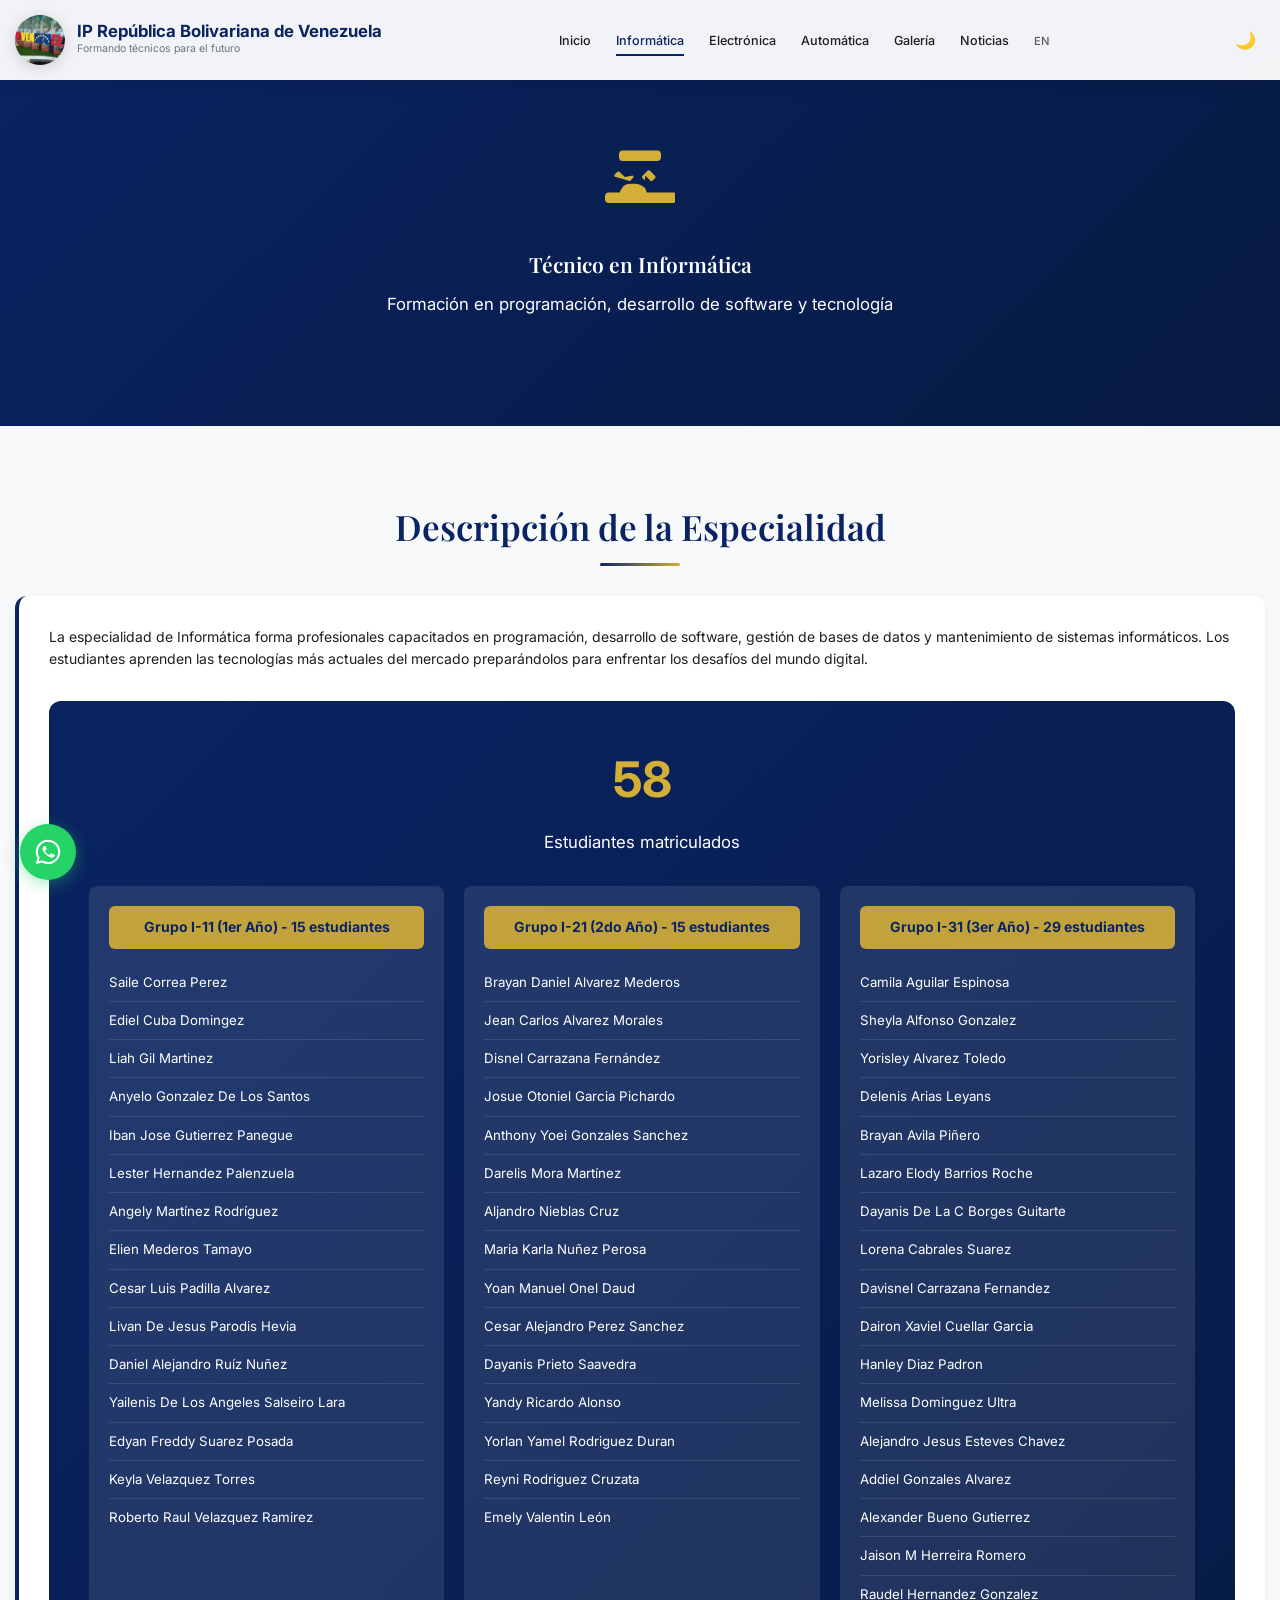
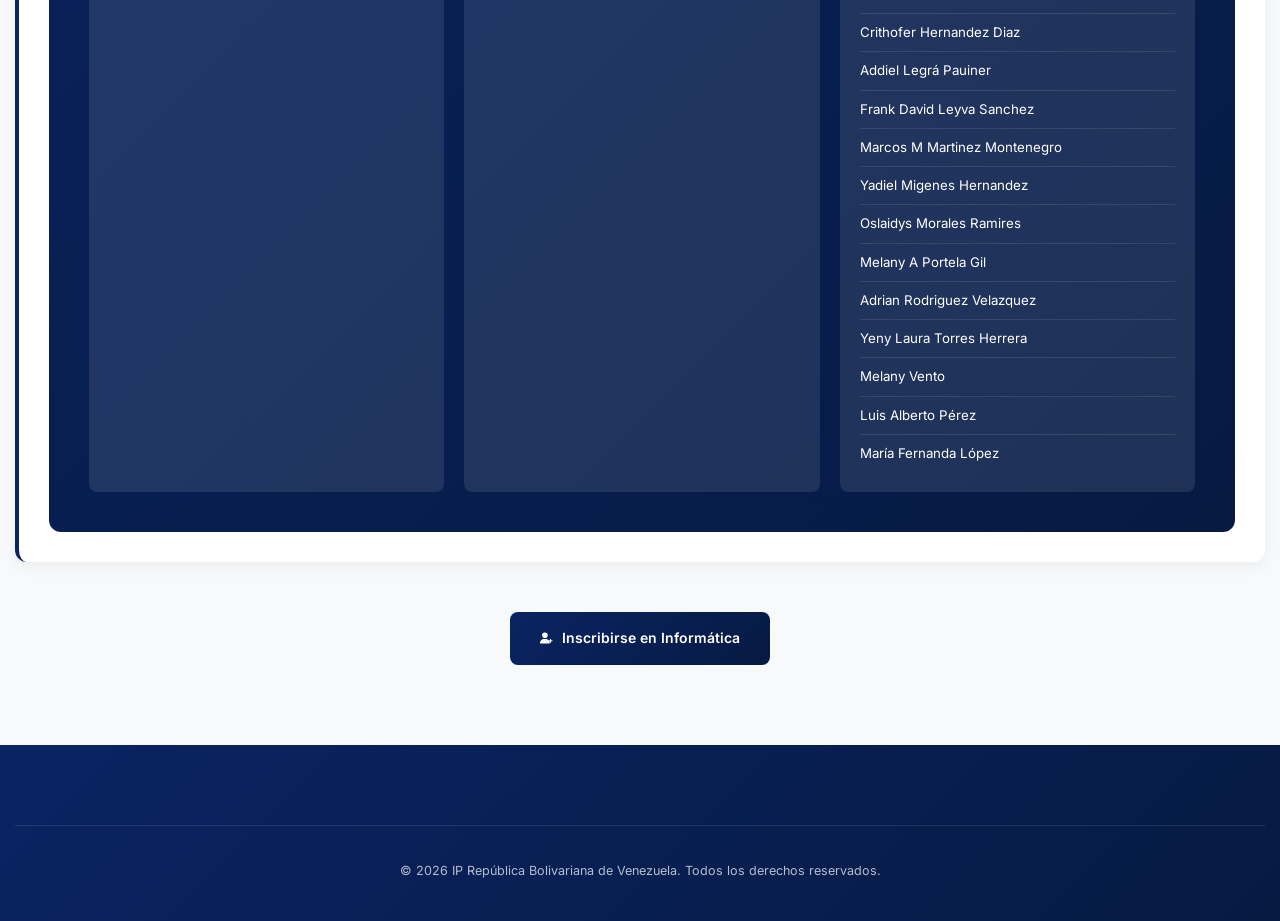
<file: pagina-informatica.html>
<!DOCTYPE html>
<html lang="es">
<head>
    <meta charset="UTF-8">
    <meta name="viewport" content="width=device-width, initial-scale=1.0">
    <title>Especialidad de Informática - IP República Bolivariana de Venezuela</title>
    <link rel="icon" href="assets/icon-512.webp" type="image/webp">
    <link rel="apple-touch-icon" href="assets/apple-touch-icon.png">
    <link rel="manifest" href="site.webmanifest">
    <meta name="description" content="Especialidad de Informática del IP República Bolivariana de Venezuela. Formación en programación, redes, bases de datos y desarrollo de software. 59 estudiantes matriculados.">
    <meta property="og:title" content="Especialidad de Informática - IP República Bolivariana de Venezuela">
    <meta property="og:description" content="Formación técnica en programación, redes, bases de datos y desarrollo de software.">
    <meta property="og:type" content="website">
    <meta property="og:url" content="https://republica-bolivariana-de-venezuela.netlify.app/pagina-informatica.html">
    <meta property="og:image" content="https://republica-bolivariana-de-venezuela.netlify.app/assets/icon-512.webp">
    <meta name="twitter:card" content="summary_large_image">
    <meta name="twitter:title" content="Especialidad de Informática - IP República Bolivariana de Venezuela">
    <link rel="canonical" href="https://republica-bolivariana-de-venezuela.netlify.app/pagina-informatica.html">
    <link rel="alternate" hreflang="es" href="https://republica-bolivariana-de-venezuela.netlify.app/pagina-informatica.html">
    <link rel="alternate" hreflang="en" href="https://republica-bolivariana-de-venezuela.netlify.app/en/">
    <link href="https://fonts.googleapis.com/css2?family=Playfair+Display:wght@400;500;600;700&family=Inter:wght@300;400;500;600;700&display=swap" rel="stylesheet" media="print" onload="this.media='all'">
    <link rel="stylesheet" href="styles.css">
    <style>
        .specialty-header { background: linear-gradient(135deg, #0a2463, #061a42); color: white; padding: 120px 0 80px; text-align: center; }
        .specialty-icon-large { font-size: 5rem; margin-bottom: 20px; color: #d4af37; }
        .specialty-content { padding: 80px 0; }
        .section-title { color: #0a2463; margin-bottom: 30px; text-align: center; }
        .content-section { background: white; padding: 30px; border-radius: 12px; box-shadow: 0 5px 15px rgba(0,0,0,0.05); margin-bottom: 30px; }
        .stat-highlight { background: linear-gradient(135deg, #0a2463, #061a42); color: white; padding: 40px; border-radius: 12px; text-align: center; margin-top: 30px; }
        .btn { display: inline-flex; align-items: center; gap: 8px; padding: 15px 30px; background: linear-gradient(135deg, #0a2463, #061a42); color: white; text-decoration: none; border-radius: 8px; font-weight: 600; transition: transform 0.3s; }
        .btn:hover { transform: translateY(-3px); color: white; }
        .students-container { display: grid; grid-template-columns: repeat(3, 1fr); gap: 20px; margin-top: 30px; }
        .student-group { background: rgba(255,255,255,0.1); border-radius: 8px; padding: 20px; text-align: left; }
        .group-header { background: rgba(212,175,55,0.9); color: #0a2463; padding: 10px 15px; border-radius: 6px; margin-bottom: 15px; text-align: center; font-weight: bold; }
        .student-list { list-style: none; padding: 0; margin: 0; }
        .student-list li { padding: 8px 0; border-bottom: 1px solid rgba(255,255,255,0.1); font-size: 0.95rem; }
        .student-list li:last-child { border-bottom: none; }
        .student-count { font-size: 3.5rem; font-weight: bold; color: #d4af37; margin-bottom: 10px; }
        @media (max-width: 992px) { .students-container { grid-template-columns: repeat(2, 1fr); } }
        @media (max-width: 768px) { .students-container { grid-template-columns: 1fr; } }
    </style>
</head>
<body>
    <div class="preloader" id="preloader" aria-hidden="true"><div class="preloader-spinner"></div></div>
    <header>
        <div class="container header-container">
            <div class="logo">
                <img src="assets/icon-512.webp" alt="Logo" width="50" height="50" loading="eager" decoding="async">
                <div class="logo-text">
                    <div class="logo-title">IP República Bolivariana de Venezuela</div>
                    <div class="logo-subtitle">Formando técnicos para el futuro</div>
                </div>
            </div>
            <nav>
                <ul class="nav-menu">
                    <li><a href="index.html" class="nav-link">Inicio</a></li>
                    <li><a href="pagina-informatica.html" class="nav-link active">Informática</a></li>
                    <li><a href="pagina-electronica.html" class="nav-link">Electrónica</a></li>
                    <li><a href="pagina-automatica.html" class="nav-link">Automática</a></li>
                    <li><a href="gallery.html" class="nav-link">Galería</a></li>
                    <li><a href="noticias.html" class="nav-link">Noticias</a></li>
                    <li><a href="en/" class="nav-link" style="font-size:0.8rem;opacity:0.7;">EN</a></li>
                </ul>
            </nav>
            <div class="header-actions">
                <button class="theme-toggle" id="theme-toggle" aria-label="Cambiar modo oscuro/claro">🌙</button>
                <button class="hamburger" id="hamburger" aria-label="Menú"><span></span><span></span><span></span></button>
            </div>
        </div>
    </header>

    <main>
    <section class="specialty-header">
        <div class="container">
            <div class="specialty-icon-large"><svg class="icon" style="font-size:5rem;"><use href="icons.svg#laptop-code"/></svg></div>
            <h1>Técnico en Informática</h1>
            <p class="hero-subtitle">Formación en programación, desarrollo de software y tecnología</p>
        </div>
    </section>

    <section class="specialty-content">
        <div class="container">
            <h2 class="section-title">Descripción de la Especialidad</h2>
            <div class="content-section">
                <p>La especialidad de Informática forma profesionales capacitados en programación, desarrollo de software, gestión de bases de datos y mantenimiento de sistemas informáticos. Los estudiantes aprenden las tecnologías más actuales del mercado preparándolos para enfrentar los desafíos del mundo digital.</p>
                
                <div class="stat-highlight">
                    <div class="student-count">59</div>
                    <p style="font-size:1.2rem;margin-bottom:30px;">Estudiantes matriculados</p>
                    <div class="students-container">
                        <div class="student-group">
                            <div class="group-header">Grupo I-11 (1er Año) - 15 estudiantes</div>
                            <ul class="student-list">
                                <li>Saile Correa Perez</li><li>Ediel Cuba Domingez</li><li>Liah Gil Martinez</li><li>Anyelo Gonzalez De Los Santos</li><li>Iban Jose Gutierrez Panegue</li><li>Lester Hernandez Palenzuela</li><li>Angely Martínez Rodríguez</li><li>Elien Mederos Tamayo</li><li>Cesar Luis Padilla Alvarez</li><li>Livan De Jesus Parodis Hevia</li><li>Daniel Alejandro Ruíz Nuñez</li><li>Yailenis De Los Angeles Salseiro Lara</li><li>Edyan Freddy Suarez Posada</li><li>Keyla Velazquez Torres</li><li>Roberto Raul Velazquez Ramirez</li>
                            </ul>
                        </div>
                        <div class="student-group">
                            <div class="group-header">Grupo I-21 (2do Año) - 15 estudiantes</div>
                            <ul class="student-list">
                                <li>Brayan Daniel Alvarez Mederos</li><li>Jean Carlos Alvarez Morales</li><li>Disnel Carrazana Fernández</li><li>Josue Otoniel Garcia Pichardo</li><li>Anthony Yoei Gonzales Sanchez</li><li>Darelis Mora Martínez</li><li>Aljandro Nieblas Cruz</li><li>Maria Karla Nuñez Perosa</li><li>Yoan Manuel Onel Daud</li><li>Cesar Alejandro Perez Sanchez</li><li>Dayanis Prieto Saavedra</li><li>Yandy Ricardo Alonso</li><li>Yorlan Yamel Rodriguez Duran</li><li>Reyni Rodriguez Cruzata</li><li>Emely Valentin León</li>
                            </ul>
                        </div>
                        <div class="student-group">
                            <div class="group-header">Grupo I-31 (3er Año) - 29 estudiantes</div>
                            <ul class="student-list">
                                <li>Camila Aguilar Espinosa</li><li>Sheyla Alfonso Gonzalez</li><li>Yorisley Alvarez Toledo</li><li>Delenis Arias Leyans</li><li>Brayan Avila Piñero</li><li>Lazaro Elody Barrios Roche</li><li>Dayanis De La C Borges Guitarte</li><li>Lorena Cabrales Suarez</li><li>Davisnel Carrazana Fernandez</li><li>Dairon Xaviel Cuellar Garcia</li><li>Hanley Diaz Padron</li><li>Melissa Dominguez Ultra</li><li>Alejandro Jesus Esteves Chavez</li><li>Addiel Gonzales Alvarez</li><li>Alexander Bueno Gutierrez</li><li>Jaison M Herreira Romero</li><li>Raudel Hernandez Gonzalez</li><li>Crithofer Hernandez Diaz</li><li>Addiel Legrá Pauiner</li><li>Frank David Leyva Sanchez</li><li>Marcos M Martinez Montenegro</li><li>Yadiel Migenes Hernandez</li><li>Oslaidys Morales Ramires</li><li>Melany A Portela Gil</li><li>Adrian Rodriguez Velazquez</li><li>Yeny Laura Torres Herrera</li><li>Melany Vento</li><li>Luis Alberto Pérez</li><li>María Fernanda López</li>
                            </ul>
                        </div>
                    </div>
                </div>
            </div>
            <div style="text-align:center;margin-top:50px;">
                <a href="index.html#contacto" class="btn"><svg class="icon"><use href="icons.svg#user-plus"/></svg> Inscribirse en Informática</a>
            </div>
        </div>
    </section>
    </main>

    <footer>
        <div class="container">
            <div class="footer-bottom">
                <p>&copy; 2026 IP República Bolivariana de Venezuela. Todos los derechos reservados.</p>
            </div>
        </div>
    </footer>
    <script src="javascript/main.js" defer></script>
    <script>if('serviceWorker' in navigator){navigator.serviceWorker.register('/sw.js').catch(function(){});}</script>
</body>
</html>
</file>
<file: styles.css>
/* ===========================================
   IP REPÚBLICA BOLIVARIANA DE VENEZUELA
   Estilos principales del sitio web
   Organizado y optimizado
   =========================================== */

/* ---------- VARIABLES Y RESET ---------- */
:root {
    --primary: #0a2463;
    --primary-dark: #061a42;
    --secondary: #d4af37;
    --accent: #c41e3a;
    --accent-color: #d4af37;
    --success: #28a745;
    --light: #f8f9fa;
    --dark: #1e1e1e;
    --gray: #6c757d;
    --gray-light: #e9ecef;
    --border-radius: 12px;
    --shadow: 0 5px 20px rgba(0, 0, 0, 0.1);
    --transition: all 0.4s cubic-bezier(0.25, 0.46, 0.45, 0.94);
}

body.dark-mode {
    --light: #121212;
    --dark: #f0f0f0;
    --gray-light: #2d2d2d;
}

* {
    margin: 0;
    padding: 0;
    box-sizing: border-box;
}

html {
    scroll-behavior: smooth;
    font-size: 14px;
}

body {
    font-family: 'Inter', sans-serif;
    line-height: 1.6;
    color: var(--dark);
    background-color: var(--light);
    overflow-x: hidden;
    transition: var(--transition);
}

h1, h2, h3, h4, h5, h6 {
    font-family: 'Playfair Display', serif;
    font-weight: 600;
    line-height: 1.2;
    margin-bottom: 1rem;
}

/* ---------- PRELOADER ---------- */
.preloader {
    position: fixed;
    inset: 0;
    background: linear-gradient(135deg, #0a2463, #061a42);
    z-index: 99999;
    display: flex;
    align-items: center;
    justify-content: center;
    transition: opacity 0.5s ease, visibility 0.5s ease;
}

.preloader.loaded {
    opacity: 0;
    visibility: hidden;
}

.preloader-spinner {
    width: 50px;
    height: 50px;
    border: 4px solid rgba(255,255,255,0.2);
    border-top-color: #d4af37;
    border-radius: 50%;
    animation: spin 0.8s linear infinite;
}

@keyframes spin {
    to { transform: rotate(360deg); }
}

/* ---------- SVG ICONS ---------- */
.icon { width: 1em; height: 1em; fill: currentColor; vertical-align: -0.125em; display: inline-block; }
.icon-sm { width: 0.7em; height: 0.7em; }
.feature-icon .icon, .specialty-icon .icon, .contact-icon .icon { width: 1.2em; height: 1.2em; }
.chat-open-button .icon { width: 1.4em; height: 1.4em; }
.back-to-top .icon { width: 1em; height: 1em; }

/* ---------- UTILIDADES ---------- */
.container {
    width: 100%;
    max-width: 1400px;
    margin: 0 auto;
    padding: 0 15px;
}

.section {
    padding: 80px 0;
    position: relative;
}

.section-title {
    text-align: center;
    font-size: 2.5rem;
    margin-bottom: 3rem;
    color: var(--primary);
    position: relative;
}

.section-title:after {
    content: '';
    display: block;
    width: 80px;
    height: 3px;
    background: linear-gradient(90deg, var(--primary), var(--secondary));
    margin: 15px auto 0;
    border-radius: 2px;
}

body.dark-mode .section-title {
    color: var(--secondary);
}

/* ---------- BOTONES ---------- */
.btn {
    display: inline-flex;
    align-items: center;
    justify-content: center;
    padding: 12px 28px;
    border-radius: 40px;
    font-weight: 600;
    text-decoration: none;
    transition: var(--transition);
    border: none;
    cursor: pointer;
    gap: 8px;
    position: relative;
    overflow: hidden;
}

.btn:before {
    content: '';
    position: absolute;
    top: 0;
    left: -100%;
    width: 100%;
    height: 100%;
    background: linear-gradient(90deg, transparent, rgba(255,255,255,0.3), transparent);
    transition: left 0.7s;
}

.btn:hover:before {
    left: 100%;
}

.btn-primary {
    background: linear-gradient(135deg, var(--primary), var(--primary-dark));
    color: white;
    box-shadow: 0 8px 20px rgba(10, 36, 99, 0.4);
}

.btn-primary:hover {
    transform: translateY(-5px);
    box-shadow: 0 15px 30px rgba(10, 36, 99, 0.6);
}

.btn-secondary {
    background: var(--secondary);
    color: var(--dark);
}

/* ---------- HEADER ---------- */
header {
    background: rgba(255, 255, 255, 0.95);
    backdrop-filter: blur(15px);
    position: fixed;
    top: 0;
    left: 0;
    width: 100%;
    z-index: 1000;
    box-shadow: 0 3px 15px rgba(0, 0, 0, 0.1);
    transition: var(--transition);
}

body.dark-mode header {
    background: rgba(30, 30, 30, 0.95);
}

.header-scrolled {
    box-shadow: 0 4px 30px rgba(0, 0, 0, 0.2) !important;
    padding: 0 !important;
}

.header-scrolled .header-container {
    padding: 10px 15px;
}

.header-container {
    display: flex;
    justify-content: space-between;
    align-items: center;
    padding: 15px;
}

.logo {
    display: flex;
    align-items: center;
    gap: 12px;
    text-decoration: none;
}

.logo img {
    height: 50px;
    border-radius: 50%;
    box-shadow: 0 3px 15px rgba(0, 0, 0, 0.15);
    transition: var(--transition);
}

.logo:hover img {
    transform: rotate(15deg) scale(1.05);
}

.logo-title {
    font-size: 1.2rem;
    font-weight: 700;
    color: var(--primary);
    line-height: 1.1;
}

body.dark-mode .logo-title {
    color: var(--secondary);
}

.logo-subtitle {
    font-size: 0.75rem;
    color: var(--gray);
}

.nav-menu {
    display: flex;
    list-style: none;
    gap: 25px;
}

.nav-link {
    text-decoration: none;
    color: var(--dark);
    font-weight: 500;
    padding: 8px 0;
    position: relative;
    transition: var(--transition);
    font-size: 0.9rem;
}

.nav-link:after {
    content: '';
    position: absolute;
    bottom: 0;
    left: 0;
    width: 0;
    height: 2px;
    background: var(--primary);
    transition: var(--transition);
}

.nav-link:hover {
    color: var(--primary);
}

.nav-link:hover:after {
    width: 100%;
}

body.dark-mode .nav-link:hover {
    color: var(--secondary);
}

/* Dropdown */
.dropdown {
    position: relative;
}

.dropdown-trigger {
    background: none;
    border: none;
    color: var(--dark);
    font-weight: 500;
    font-size: 0.9rem;
    cursor: pointer;
    padding: 8px 0;
    font-family: inherit;
    display: flex;
    align-items: center;
}

.dropdown-trigger:hover {
    color: var(--primary);
}

body.dark-mode .dropdown-trigger {
    color: var(--dark);
}

body.dark-mode .dropdown-trigger:hover {
    color: var(--secondary);
}

.dropdown-menu {
    position: absolute;
    top: 100%;
    left: 0;
    background: var(--light);
    min-width: 200px;
    border-radius: 8px;
    box-shadow: 0 5px 20px rgba(0, 0, 0, 0.15);
    list-style: none;
    padding: 10px 0;
    opacity: 0;
    visibility: hidden;
    transform: translateY(10px);
    transition: var(--transition);
    z-index: 1001;
}

.dropdown:hover .dropdown-menu,
.dropdown:focus-within .dropdown-menu {
    opacity: 1;
    visibility: visible;
    transform: translateY(0);
}

.dropdown-menu a {
    display: block;
    padding: 10px 20px;
    color: var(--dark);
    text-decoration: none;
    transition: var(--transition);
}

.dropdown-menu a:hover {
    background: var(--gray-light);
    color: var(--primary);
    padding-left: 25px;
}

.header-actions {
    display: flex;
    align-items: center;
    gap: 8px;
}

.header-btn,
.theme-toggle {
    background: none;
    border: none;
    font-size: 1.2rem;
    cursor: pointer;
    color: var(--primary);
    width: 40px;
    height: 40px;
    border-radius: 50%;
    display: flex;
    align-items: center;
    justify-content: center;
    transition: var(--transition);
}

.header-btn:hover,
.theme-toggle:hover {
    background: var(--gray-light);
    transform: rotate(180deg) scale(1.05);
}

.hamburger {
    display: none;
    flex-direction: column;
    justify-content: space-between;
    width: 26px;
    height: 18px;
    background: none;
    border: none;
    cursor: pointer;
    position: relative;
    z-index: 1001;
}

.hamburger span {
    display: block;
    height: 2px;
    width: 100%;
    background: var(--primary);
    border-radius: 2px;
    transition: var(--transition);
}

body.dark-mode .hamburger span {
    background: var(--secondary);
}

/* ---------- HERO ---------- */
.hero {
    background: linear-gradient(135deg, rgba(10,36,99,0.85), rgba(6,26,66,0.9)), url('assets/imagenes del centro (1).webp');
    background-position: center;
    background-size: cover;
    color: white;
    padding: 180px 0 120px;
    text-align: center;
    position: relative;
    overflow: hidden;
    min-height: 90vh;
    display: flex;
    align-items: center;
}

.hero:before {
    content: '';
    position: absolute;
    top: 0;
    left: 0;
    width: 100%;
    height: 100%;
    background: url('data:image/svg+xml,<svg xmlns="http://www.w3.org/2000/svg" viewBox="0 0 1000 1000" opacity="0.05"><polygon fill="white" points="0,1000 1000,0 1000,1000"/></svg>');
    background-size: cover;
    animation: float 20s infinite linear;
}

.hero-content {
    max-width: 900px;
    margin: 0 auto;
    position: relative;
    z-index: 2;
}

.hero-title {
    font-size: 3.5rem;
    margin-bottom: 1.2rem;
    color: white;
    text-shadow: 0 3px 10px rgba(0, 0, 0, 0.3);
    opacity: 0;
    transform: translateY(40px);
    animation: fadeInUp 1.2s 0.5s forwards;
}

.hero-subtitle {
    font-size: 1.2rem;
    margin-bottom: 2rem;
    opacity: 0.9;
    opacity: 0;
    transform: translateY(40px);
    animation: fadeInUp 1.2s 0.7s forwards;
}

.hero-actions {
    opacity: 0;
    transform: translateY(40px);
    animation: fadeInUp 1.2s 0.9s forwards;
}

.hero-stats {
    display: flex;
    justify-content: center;
    gap: 45px;
    margin-top: 60px;
    flex-wrap: wrap;
}

.stat-item {
    text-align: center;
    opacity: 0;
    transform: translateY(40px);
    animation: fadeInUp 1.2s forwards;
}

.stat-item:nth-child(1) { animation-delay: 1.1s; }
.stat-item:nth-child(2) { animation-delay: 1.3s; }
.stat-item:nth-child(3) { animation-delay: 1.5s; }
.stat-item:nth-child(4) { animation-delay: 1.7s; }

.stat-number {
    font-size: 2.8rem;
    font-weight: 700;
    color: var(--secondary);
    display: block;
    line-height: 1;
    margin-bottom: 8px;
    text-shadow: 0 2px 8px rgba(0, 0, 0, 0.2);
}

.stat-label {
    font-size: 1rem;
    opacity: 0.9;
    font-weight: 500;
}

@keyframes float {
    0%, 100% { transform: translateY(0) rotate(0deg); }
    50% { transform: translateY(-20px) rotate(5deg); }
}

@keyframes fadeInUp {
    to {
        opacity: 1;
        transform: translateY(0);
    }
}

/* ---------- ABOUT ---------- */
.about-grid {
    display: grid;
    grid-template-columns: 1fr 1fr;
    gap: 60px;
    align-items: center;
}

.about-image {
    border-radius: var(--border-radius);
    overflow: hidden;
    box-shadow: var(--shadow);
    transform: perspective(1000px) rotateY(-8deg);
    transition: var(--transition);
}

.about-image:hover {
    transform: perspective(1000px) rotateY(0deg);
}

.about-image img {
    width: 200%;
    height: auto;
    display: block;
    margin-left: -50%;
    transition: var(--transition-slow);
}

.about-content h2 {
    color: var(--primary);
    margin-bottom: 1.2rem;
    font-size: 2.2rem;
}

body.dark-mode .about-content h2 {
    color: var(--secondary);
}

.about-features {
    display: grid;
    grid-template-columns: 1fr 1fr;
    gap: 25px;
    margin-top: 30px;
}

.feature-item {
    display: flex;
    align-items: flex-start;
    gap: 12px;
    padding: 20px;
    border-radius: 10px;
    background: var(--light);
    box-shadow: 0 5px 20px rgba(0, 0, 0, 0.08);
    transition: var(--transition);
}

.feature-item:hover {
    transform: translateY(-8px);
    box-shadow: 0 10px 25px rgba(0, 0, 0, 0.15);
}

.feature-icon {
    background: var(--primary);
    color: white;
    width: 45px;
    height: 45px;
    border-radius: 50%;
    display: flex;
    align-items: center;
    justify-content: center;
    flex-shrink: 0;
    font-size: 1.2rem;
    transition: var(--transition);
}

.feature-item:hover .feature-icon {
    transform: rotate(15deg) scale(1.05);
    background: var(--secondary);
}

.feature-item h3 {
    font-size: 1rem;
    margin-bottom: 5px;
    color: var(--primary);
}

body.dark-mode .feature-item h3 {
    color: var(--secondary);
}

.feature-item p {
    font-size: 0.85rem;
    color: var(--gray);
    margin: 0;
}

/* ---------- ABOUT SIMPLE (Nueva versión simplificada) ---------- */
.about-simple {
    text-align: center;
    max-width: 800px;
    margin: 0 auto 40px;
    padding: 0 20px;
}

.about-simple h3 {
    font-size: 1.8rem;
    color: var(--primary);
    margin-bottom: 20px;
}

body.dark-mode .about-simple h3 {
    color: var(--secondary);
}

.about-simple p {
    font-size: 1.1rem;
    line-height: 1.8;
    color: var(--gray);
}

/* ---------- SPECIALTIES ---------- */
.specialties-grid {
    display: grid;
    grid-template-columns: repeat(auto-fit, minmax(280px, 1fr));
    gap: 30px;
}

.specialty-card {
    text-align: center;
    padding: 40px 25px;
    border-radius: var(--border-radius);
    background: var(--light);
    box-shadow: var(--shadow);
    transition: var(--transition);
    border-top: 4px solid var(--primary);
    position: relative;
    overflow: hidden;
}

.specialty-card:hover {
    transform: translateY(-15px) scale(1.03);
    box-shadow: 0 20px 40px rgba(0, 0, 0, 0.15);
    color: white;
}

.specialty-card:hover * {
    position: relative;
    z-index: 1;
}

.specialty-icon {
    width: 75px;
    height: 75px;
    margin: 0 auto 25px;
    background: linear-gradient(135deg, var(--primary), var(--primary-dark));
    border-radius: 50%;
    display: flex;
    align-items: center;
    justify-content: center;
    color: white;
    font-size: 1.8rem;
    transition: var(--transition);
}

.specialty-card:hover .specialty-icon {
    background: var(--secondary);
    transform: rotate(15deg) scale(1.05);
}

.specialty-name {
    font-size: 1.5rem;
    color: var(--primary);
    margin-bottom: 12px;
    transition: var(--transition);
}

.specialty-count {
    font-size: 2.5rem;
    font-weight: 700;
    color: var(--accent);
    margin-bottom: 15px;
    transition: var(--transition);
}

/* ---------- STATS ---------- */
.stats-container {
    display: grid;
    grid-template-columns: repeat(auto-fit, minmax(250px, 1fr));
    gap: 25px;
}

.stat-card {
    background: var(--light);
    border-radius: var(--border-radius);
    padding: 40px 20px;
    text-align: center;
    box-shadow: var(--shadow);
    transition: var(--transition);
    border-left: 4px solid var(--primary);
}

.stat-card:hover {
    transform: translateY(-10px);
    color: white;
}

.stat-card:hover .number,
.stat-card:hover .label {
    position: relative;
    z-index: 1;
}

.stat-card .number {
    font-size: 3rem;
    font-weight: 700;
    color: var(--primary);
    line-height: 1;
    margin-bottom: 12px;
    transition: var(--transition);
}

body.dark-mode .stat-card .number {
    color: var(--secondary);
}

.stat-card .label {
    font-size: 1.1rem;
    color: var(--gray);
    transition: var(--transition);
}

/* ---------- CONTENT SECTIONS ---------- */
.content-section {
    background: var(--light);
    padding: 35px;
    border-radius: var(--border-radius);
    box-shadow: var(--shadow);
    margin-bottom: 35px;
    border-left: 4px solid var(--primary);
    transition: var(--transition);
}

.content-section:hover {
    transform: translateY(-8px);
    box-shadow: 0 15px 30px rgba(0, 0, 0, 0.12);
}

.content-section h2 {
    color: var(--primary);
    margin-bottom: 25px;
    padding-bottom: 12px;
    border-bottom: 2px solid var(--gray-light);
    font-size: 1.8rem;
}

body.dark-mode .content-section h2 {
    color: var(--secondary);
}

.content-section h3 {
    color: var(--primary);
    margin: 25px 0 15px;
    font-size: 1.4rem;
}

body.dark-mode .content-section h3 {
    color: var(--secondary);
}

/* Tables */
.table-container {
    overflow-x: auto;
    margin: 25px 0;
    border-radius: 10px;
    box-shadow: 0 5px 20px rgba(0, 0, 0, 0.08);
}

.responsive-table {
    width: 100%;
    border-collapse: collapse;
    background: var(--light);
    font-size: 0.9rem;
}

.responsive-table th,
.responsive-table td {
    padding: 12px 15px;
    text-align: left;
    border-bottom: 1px solid var(--gray-light);
}

.responsive-table th {
    background: var(--primary);
    color: white;
    font-weight: 600;
}

.responsive-table tr:hover {
    background: rgba(10, 36, 99, 0.05);
}

body.dark-mode .responsive-table tr:hover {
    background: rgba(212, 175, 55, 0.05);
}

/* ---------- GALLERY ---------- */
.gallery-container {
    display: grid;
    grid-template-columns: repeat(auto-fill, minmax(300px, 1fr));
    gap: 25px;
}

.gallery-item {
    position: relative;
    border-radius: var(--border-radius);
    overflow: hidden;
    height: 250px;
    box-shadow: var(--shadow);
    transition: var(--transition);
    background: var(--light);
}

.gallery-item:hover {
    transform: translateY(-10px) scale(1.03);
    box-shadow: 0 20px 40px rgba(0, 0, 0, 0.2);
}

.gallery-item img {
    width: 100%;
    height: 100%;
    object-fit: cover;
    transition: var(--transition-slow);
}

.gallery-item:hover img {
    transform: scale(1.15);
}

.gallery-overlay {
    position: absolute;
    bottom: 0;
    left: 0;
    right: 0;
    background: linear-gradient(to top, rgba(0, 0, 0, 0.8), transparent);
    color: white;
    padding: 20px;
    transform: translateY(100%);
    transition: var(--transition);
}

.gallery-item:hover .gallery-overlay {
    transform: translateY(0);
}

.gallery-content { position: absolute; bottom: 0; left: 0; right: 0; background: linear-gradient(transparent, rgba(0,0,0,0.85)); color: white; padding: 20px 15px; opacity: 0; transition: opacity 0.3s ease; pointer-events: none; }
.gallery-content p { margin: 0; font-size: 0.9rem; line-height: 1.4; }
.gallery-item:hover .gallery-content { opacity: 1; }
.gallery-item { cursor: pointer; }

/* ---------- CONTACT ---------- */
.contact-container {
    display: grid;
    grid-template-columns: 1fr 1fr;
    gap: 45px;
    align-items: start;
}

.contact-info {
    display: flex;
    flex-direction: column;
    gap: 25px;
}

.contact-form-container {
    background: #f2f3f6;
    border-radius: 12px;
    padding: 40px;
    box-shadow: 0 5px 20px rgba(0,0,0,0.1);
    display: block !important;
    visibility: visible !important;
    opacity: 1 !important;
}

.contact-item {
    display: flex;
    align-items: flex-start;
    gap: 15px;
    padding: 25px;
    border-radius: 10px;
    background: var(--light);
    box-shadow: 0 5px 20px rgba(0, 0, 0, 0.08);
    transition: var(--transition);
}

.contact-item:hover {
    transform: translateY(-8px);
    box-shadow: 0 10px 25px rgba(0, 0, 0, 0.15);
}

.contact-icon {
    background: var(--primary);
    color: white;
    width: 55px;
    height: 55px;
    border-radius: 50%;
    display: flex;
    align-items: center;
    justify-content: center;
    flex-shrink: 0;
    font-size: 1.4rem;
    transition: var(--transition);
}

.contact-item:hover .contact-icon {
    transform: rotate(15deg) scale(1.05);
    background: var(--secondary);
}

.contact-details h3 {
    margin-bottom: 8px;
    color: var(--primary);
    font-size: 1.2rem;
}

body.dark-mode .contact-details h3 {
    color: var(--secondary);
}

.map-container {
    border-radius: var(--border-radius);
    overflow: hidden;
    box-shadow: var(--shadow);
    height: 100%;
    min-height: 400px;
}

.map-container:hover {
    transform: translateY(-8px);
    box-shadow: 0 15px 30px rgba(0, 0, 0, 0.15);
}

.map-container iframe {
    width: 100%;
    height: 100%;
    border: none;
}

/* ---------- FOOTER ---------- */
footer {
    background: linear-gradient(135deg, var(--primary), var(--primary-dark));
    color: white;
    padding: 80px 0 40px;
    position: relative;
    overflow: hidden;
}

.footer-container {
    display: grid;
    grid-template-columns: repeat(auto-fit, minmax(250px, 1fr));
    gap: 45px;
    margin-bottom: 45px;
    position: relative;
    z-index: 1;
}

.footer-col h3 {
    color: var(--secondary);
    margin-bottom: 25px;
    font-size: 1.4rem;
}

.footer-links {
    list-style: none;
}

.footer-links li {
    margin-bottom: 12px;
}

.footer-links a {
    color: rgba(255, 255, 255, 0.8);
    text-decoration: none;
    transition: var(--transition);
    display: inline-block;
    font-size: 0.9rem;
}

.footer-links a:hover {
    color: var(--secondary);
    padding-left: 8px;
}

.social-links {
    display: flex;
    gap: 12px;
    margin-top: 20px;
}

.social-link {
    display: flex;
    align-items: center;
    justify-content: center;
    width: 45px;
    height: 45px;
    background: rgba(255, 255, 255, 0.1);
    border-radius: 50%;
    color: white;
    text-decoration: none;
    transition: var(--transition);
    font-size: 1.1rem;
}

.social-link:hover {
    background: var(--secondary);
    color: var(--dark);
    transform: translateY(-3px);
}

.footer-bottom {
    text-align: center;
    padding-top: 35px;
    border-top: 1px solid rgba(255, 255, 255, 0.1);
    color: rgba(255, 255, 255, 0.7);
    font-size: 0.9rem;
    position: relative;
    z-index: 1;
}

/* ---------- BLOG ---------- */
.blog-grid {
    display: grid;
    grid-template-columns: repeat(auto-fit, minmax(300px, 1fr));
    gap: 30px;
    margin-top: 40px;
}

.blog-card {
    background: var(--light);
    border-radius: var(--border-radius);
    overflow: hidden;
    box-shadow: var(--shadow);
    transition: var(--transition);
}

.blog-card:hover {
    transform: translateY(-10px);
    box-shadow: 0 20px 40px rgba(0, 0, 0, 0.15);
}

.blog-image {
    height: 200px;
    overflow: hidden;
}

.blog-image img {
    width: 100%;
    height: 100%;
    object-fit: cover;
    transition: var(--transition);
}

.blog-card:hover .blog-image img {
    transform: scale(1.1);
}

.blog-content {
    padding: 25px;
}

.blog-date {
    color: var(--gray);
    font-size: 0.85rem;
    margin-bottom: 10px;
}

.blog-title {
    font-size: 1.3rem;
    margin-bottom: 15px;
    color: var(--primary);
}

body.dark-mode .blog-title {
    color: var(--secondary);
}

.blog-excerpt {
    color: var(--gray);
    margin-bottom: 20px;
}

/* ---------- TESTIMONIALS ---------- */
.testimonials-slider {
    position: relative;
    max-width: 800px;
    margin: 0 auto;
    overflow: hidden;
}

.testimonials-container {
    display: flex;
    transition: transform 0.5s ease;
}

.testimonial-card {
    flex: 0 0 100%;
    background: var(--light);
    border-radius: var(--border-radius);
    padding: 40px;
    box-shadow: var(--shadow);
    text-align: center;
}

.testimonial-avatar {
    width: 80px;
    height: 80px;
    border-radius: 50%;
    margin: 0 auto 20px;
    border: 3px solid var(--secondary);
    overflow: hidden;
}

.testimonial-avatar img {
    width: 100%;
    height: 100%;
    object-fit: cover;
}

.testimonial-text {
    font-style: italic;
    margin-bottom: 20px;
    color: var(--gray);
}

.testimonial-author {
    font-weight: 600;
    color: var(--primary);
}

body.dark-mode .testimonial-author {
    color: var(--secondary);
}

.testimonial-role {
    color: var(--gray);
    font-size: 0.9rem;
}

/* ---------- CHAT WIDGET ---------- */
:root {
    --chat-bg: linear-gradient(135deg, #f8f9fa 0%, #e9ecef 100%);
    --chat-text: #212529;
    --chat-border: #FCD116;
    --chat-accent: #CE1126;
    --chat-shadow: 0 8px 25px rgba(0,0,0,0.15);
}

.chat-open-button {
    position: fixed;
    bottom: 20px;
    right: 20px;
    width: 56px;
    height: 56px;
    border-radius: 50%;
    background: var(--chat-accent);
    color: white;
    font-size: 1.4rem;
    border: 2px solid #fff;
    cursor: pointer;
    box-shadow: 0 6px 20px rgba(0,0,0,0.18);
    z-index: 1000;
    display: inline-grid;
    place-items: center;
    transition: transform 250ms cubic-bezier(.2,.9,.2,1), box-shadow 250ms;
}

.chat-open-button:focus {
    outline: 3px solid rgba(252,209,22,0.35);
    transform: translateY(-2px);
}

.chat-open-button:hover { transform: translateY(-4px) scale(1.02); }

.chat-widget {
    position: fixed;
    bottom: 92px;
    right: 20px;
    width: min(92vw, 360px);
    max-height: 72vh;
    border-radius: 14px;
    overflow: hidden;
    box-shadow: var(--chat-shadow);
    background: var(--chat-bg);
    color: var(--chat-text);
    z-index: 1000;
    display: flex;
    flex-direction: column;
    border: 2px solid var(--chat-border);
    transition: opacity 240ms ease, transform 240ms ease;
    contain: layout style;
}

body.dark-mode .chat-widget {
    background: linear-gradient(135deg,#1e1e1e 0%, #2d2d2d 100%);
    color: #eaeaea;
    border-color: #2320e0;
}

.chat-widget.hidden { opacity: 0; transform: translateY(8px); pointer-events: none; }
.chat-widget:not(.hidden) { opacity: 1; transform: translateY(0); pointer-events: auto; }

.chat-header {
    background: linear-gradient(90deg, #002A8F, #003893);
    color: #fff;
    padding: 12px 14px;
    font-weight: 700;
    display: flex;
    gap: 12px;
    align-items: center;
}

.chat-header .bot-logo { width: 40px; height: 40px; border-radius: 50%; padding: 3px; border: 2px solid #d3ca4b; display: grid; place-items: center; }
.chat-header .bot-logo img { width: 100%; height: 100%; object-fit: cover; border-radius: 50%; }
.chat-close-button { background: transparent; border: none; color: inherit; font-size: 20px; padding: 6px 8px; border-radius: 8px; cursor: pointer; }
.chat-close-button:focus { outline: 3px solid rgba(255,255,255,0.18); }

.chat-body { padding: 12px; display: flex; flex-direction: column; gap: 10px; overflow: hidden; min-height: 0; }
.chat-messages { display: flex; flex-direction: column; gap: 12px; overflow-y: auto; overflow-x: hidden; padding-right: 6px; max-height: calc(72vh - 170px); -webkit-overflow-scrolling: touch; }
.chat-messages::-webkit-scrollbar { width: 4px; }
.chat-messages::-webkit-scrollbar-thumb { background: rgba(0,0,0,0.2); border-radius: 4px; }

.message { display: flex; gap: 10px; align-items: flex-start; max-width: 100%; min-width: 0; }
.bot-message { align-self: flex-start; max-width: 85%; }
.user-message { align-self: flex-end; justify-content: flex-end; max-width: 85%; }
.bot-avatar { width: 36px; height: 36px; border-radius: 50%; flex-shrink: 0; }
.message > div { background: #fff; color: #111; padding: 10px 12px; border-radius: 12px; box-shadow: 0 4px 12px rgba(0,0,0,0.06); border: 1px solid rgba(0,0,0,0.04); min-width: 0; max-width: 100%; overflow-wrap: break-word; word-wrap: break-word; word-break: break-word; white-space: pre-wrap; }
body.dark-mode .message > div { background: #2320e0; color: #eee; border-color: rgba(255,255,255,0.03); }

.chat-quick-replies { display:flex; gap:8px; flex-wrap:wrap; margin-top:6px; }
.quick-reply { background: rgba(0,42,143,0.06); border: 1px solid rgba(0,42,143,0.12); color: #002A8F; padding: 6px 10px; border-radius: 999px; cursor: pointer; font-weight:600; font-size:0.85rem; }
.quick-reply:focus { outline: 3px solid rgba(252,209,22,0.35); }

/* Form / slot-filling UI */
.slot-row { padding:6px 10px; border-radius:10px; background: rgba(0,0,0,0.03); margin:6px 0; }
.slot-row strong { text-transform: capitalize; margin-right:6px; }
.slot-summary { border: 1px dashed rgba(0,42,143,0.12); padding:10px; border-radius:12px; background: linear-gradient(180deg, rgba(255,255,255,0.6), rgba(248,249,250,0.6)); }
.form-actions { display:flex; gap:8px; margin-top:10px; }
.form-actions .btn { padding:8px 12px; border-radius:999px; font-weight:700; }
.btn-confirm { background: linear-gradient(135deg,#28a745,#1e7e34); color:#fff; border: none; }
.btn-cancel { background: transparent; border: 1px solid rgba(0,0,0,0.08); color: inherit; }
.chip { display:inline-block; padding:6px 10px; border-radius:999px; background: rgba(0,42,143,0.06); border:1px solid rgba(0,42,143,0.08); font-weight:600; }

.chat-input { display: flex; gap: 8px; padding: 12px; border-top: 1px solid rgba(0,0,0,0.04); background: linear-gradient(180deg, rgba(255,255,255,0.6), transparent); }
.chat-input input { flex:1; border-radius: 999px; padding: 10px 14px; border: 1px solid rgba(0,0,0,0.08); background: transparent; color: inherit; }
.chat-input button { background: linear-gradient(135deg,var(--chat-accent),#a8152a); color: #fff; border: none; padding: 10px 14px; border-radius: 999px; cursor: pointer; font-weight:700; }
.chat-input input:focus { outline: 3px solid rgba(252,209,22,0.18); }
body.dark-mode .chat-input { background: linear-gradient(180deg, rgba(30,30,30,0.8), transparent); border-top-color: rgba(255,255,255,0.1); }
body.dark-mode .chat-input input { border-color: rgba(255,255,255,0.15); color: #e0e0e0; }
body.dark-mode .chat-header { background: linear-gradient(90deg, #1a1a2e, #16213e); }

/* Typing indicator */
.bot-typing { opacity: 0.8; font-style: italic; }

/* Reduced motion & prefers-contrast */
@media (prefers-reduced-motion: reduce) { .chat-open-button, .chat-widget, .chat-input button { transition: none !important; } }
@media (prefers-contrast: more) { .chat-widget { border-width: 3px; } }

/* Visually-hidden utility */
.sr-only { position: absolute !important; width: 1px; height: 1px; padding: 0; margin: -1px; overflow: hidden; clip: rect(0,0,0,0); white-space: nowrap; border: 0; }

/* Small screens */
@media (max-width:420px) { .chat-widget { right: 12px; width: calc(100% - 24px); bottom: 80px; } .chat-messages { max-height: 50vh; }}

/* ---------- BACK TO TOP ---------- */
.back-to-top {
    position: fixed;
    bottom: 90px;
    right: 20px;
    background-color: var(--accent-color);
    color: #000;
    border: none;
    border-radius: 50%;
    width: 50px;
    height: 50px;
    font-size: 24px;
    cursor: pointer;
    opacity: 0;
    visibility: hidden;
    transition: all 0.3s ease;
    z-index: 1000;
    box-shadow: 0 2px 10px rgba(0,0,0,0.2);
}

.back-to-top.show {
    opacity: 1;
    visibility: visible;
}

.back-to-top:hover {
    background-color: #e6b800;
    transform: scale(1.1);
}



/* ---------- FORM ---------- */
.form-group {
    margin-bottom: 20px;
}

.form-label {
    display: block;
    margin-bottom: 8px;
    font-weight: 500;
    color: var(--primary);
}

body.dark-mode .form-label {
    color: var(--secondary);
}

.form-control {
    width: 100%;
    padding: 12px 15px;
    border: 1px solid var(--gray-light);
    border-radius: 8px;
    background: var(--light);
    color: var(--dark);
    transition: var(--transition);
}

.form-control:focus {
    outline: none;
    border-color: var(--primary);
    box-shadow: 0 0 0 3px rgba(10, 36, 99, 0.1);
}

body.dark-mode .form-control:focus {
    border-color: var(--secondary);
    box-shadow: 0 0 0 3px rgba(212, 175, 55, 0.1);
}

/* ---------- NOTIFICATION ---------- */
.notification {
    position: fixed;
    top: 100px;
    right: 20px;
    padding: 15px 20px;
    background: var(--success);
    color: white;
    border-radius: var(--border-radius);
    box-shadow: var(--shadow);
    transform: translateX(400px);
    transition: transform 0.3s ease;
    z-index: 10000;
}

.notification.show {
    transform: translateX(0);
}

/* ---------- RESPONSIVE ---------- */
@media (max-width: 1200px) {
    .hero-title {
        font-size: 3rem;
    }
}

@media (max-width: 992px) {
    .hero-title {
        font-size: 2.8rem;
    }
    .about-grid {
        grid-template-columns: 1fr;
    }
    .contact-container {
        grid-template-columns: 1fr;
    }
    .section-title {
        font-size: 2.2rem;
    }
}

@media (max-width: 768px) {
    .nav-menu {
        position: fixed;
        top: 0;
        left: 0;
        width: 100%;
        height: 100vh;
        background: var(--light);
        flex-direction: column;
        align-items: center;
        justify-content: center;
        transform: translateX(-100%);
        opacity: 0;
        transition: var(--transition);
        z-index: 999;
    }
    
    .nav-menu.active {
        transform: translateX(0);
        opacity: 1;
    }
    
    .hamburger {
        display: flex;
    }
    
    .hero-title {
        font-size: 2.5rem;
    }
    
    .hero-subtitle {
        font-size: 1.1rem;
    }
    
    .hero-stats {
        gap: 30px;
    }
    
    .section {
        padding: 60px 0;
    }
    
    .section-title {
        font-size: 2rem;
    }
    
    .about-features {
        grid-template-columns: 1fr;
    }
    
    .chat-widget {
        width: 300px;
        left: 15px;
        bottom: 80px;
    }
    
    .chat-open-button {
        left: 15px;
        bottom: 15px;
    }
}

@media (max-width: 576px) {
    .hero-title {
        font-size: 2rem;
    }
    
    .hero-subtitle {
        font-size: 1rem;
    }
    
    .stat-number {
        font-size: 2.2rem;
    }
    
    .specialties-grid {
        grid-template-columns: 1fr;
    }
    
    .gallery-container {
        grid-template-columns: 1fr;
    }
    
    .content-section {
        padding: 25px;
    }
    
    .chat-widget {
        width: 280px;
        left: 10px;
        right: 10px;
        margin: 0 auto;
    }
}

/* ---------- MEJORAS VISUALES DE UX/UI CHATBOT (IP-RBV) ---------- */
.message-wrapper {
    display: flex;
    width: 100%;
    margin-bottom: 12px;
}
.user-wrapper { justify-content: flex-end; }
.bot-wrapper { justify-content: flex-start; }

.chat-messages .message {
    max-width: 82%;
    padding: 11px 15px;
    font-size: 0.94rem;
    line-height: 1.45;
    box-shadow: 0 2px 5px rgba(0,0,0,0.05);
    transition: all 0.3s ease;
    min-width: 0;
}

.chat-messages .user-message {
    background: var(--primary, #0a2463) !important;
    color: white !important;
    border-radius: 16px 16px 0px 16px !important;
    animation: slideInRight 0.25s ease forwards;
    min-width: 0;
    max-width: 100%;
    overflow-wrap: break-word;
    word-break: break-word;
}

.chat-messages .bot-message {
    background: var(--gray-light, #e9ecef) !important;
    color: #1e1e1e !important;
    border-radius: 16px 16px 16px 0px !important;
    animation: slideInLeft 0.25s ease forwards;
    min-width: 0;
    max-width: 100%;
    overflow-wrap: break-word;
    word-break: break-word;
}

body.dark-mode .chat-messages .user-message {
    background: var(--secondary, #d4af37) !important;
    color: #000 !important;
}

body.dark-mode .chat-messages .bot-message {
    background: #1a1a2e !important;
    color: #e0e0e0 !important;
}

/* Píldoras interactivas (Quick replies) */
.quick-reply-btn {
    background: transparent !important;
    color: var(--primary, #0a2463) !important;
    border: 1.5px solid var(--primary, #0a2463) !important;
    padding: 6px 14px !important;
    border-radius: 20px !important;
    font-size: 0.85rem !important;
    font-weight: 500;
    cursor: pointer;
    transition: all 0.2s ease !important;
}
.quick-reply-btn:hover {
    background: var(--primary, #0a2463) !important;
    color: white !important;
    transform: translateY(-2px);
    box-shadow: 0 3px 8px rgba(10,36,99,0.2);
}

/* Indicador de escritura animado */
.typing-indicator {
    display: flex;
    align-items: center;
    gap: 4px;
    padding: 14px 20px !important;
    width: 60px;
}
.typing-indicator span {
    width: 7px;
    height: 7px;
    background: #6c757d;
    border-radius: 50%;
    display: inline-block;
    animation: bounceTyping 1.3s infinite ease-in-out;
}
.typing-indicator span:nth-child(2) { animation-delay: 0.2s; }
.typing-indicator span:nth-child(3) { animation-delay: 0.4s; }

@keyframes bounceTyping {
    0%, 100% { transform: translateY(0); }
    50% { transform: translateY(-6px); }
}
@keyframes slideInLeft {
    from { opacity: 0; transform: translateX(-10px); }
    to { opacity: 1; transform: translateX(0); }
}
@keyframes slideInRight {
    from { opacity: 0; transform: translateX(10px); }
    to { opacity: 1; transform: translateX(0); }
}

/* ---------- SPECIALTY PAGES ---------- */
.specialty-header {
    background: linear-gradient(135deg, #0a2463, #061a42);
    color: white;
    padding: 120px 0 80px;
    text-align: center;
}

.specialty-icon-large {
    font-size: 5rem;
    margin-bottom: 20px;
    color: #d4af37;
}

.specialty-content {
    padding: 80px 0;
}

.stat-highlight {
    background: linear-gradient(135deg, #0a2463, #061a42);
    color: white;
    padding: 40px;
    border-radius: 12px;
    text-align: center;
    margin-top: 30px;
}

.student-count {
    font-size: 3.5rem;
    font-weight: bold;
    color: #d4af37;
    margin-bottom: 10px;
}

.students-grid {
    display: grid;
    grid-template-columns: repeat(auto-fill, minmax(250px, 1fr));
    gap: 15px;
    margin-top: 20px;
}

.student-card {
    background: rgba(255, 255, 255, 0.1);
    padding: 15px;
    border-radius: 8px;
    text-align: center;
    transition: transform 0.3s;
    border: 1px solid rgba(255, 255, 255, 0.2);
}

.student-card:hover {
    transform: translateY(-5px);
    background: rgba(255, 255, 255, 0.15);
}

.student-name {
    font-size: 1rem;
    line-height: 1.4;
}

.group-info {
    background: rgba(212, 175, 55, 0.9);
    color: #0a2463;
    padding: 10px;
    border-radius: 6px;
    margin-top: 20px;
    font-weight: bold;
    text-align: center;
}

.students-container {
    display: grid;
    grid-template-columns: repeat(3, 1fr);
    gap: 20px;
    margin-top: 30px;
}

.student-group {
    background: rgba(255, 255, 255, 0.1);
    border-radius: 8px;
    padding: 20px;
    text-align: left;
}

.group-header {
    background: rgba(212, 175, 55, 0.9);
    color: #0a2463;
    padding: 10px 15px;
    border-radius: 6px;
    margin-bottom: 15px;
    text-align: center;
    font-weight: bold;
}

.student-list {
    list-style: none;
    padding: 0;
    margin: 0;
}

.student-list li {
    padding: 8px 0;
    border-bottom: 1px solid rgba(255, 255, 255, 0.1);
    font-size: 0.95rem;
}

.student-list li:last-child {
    border-bottom: none;
}

.students-list {
    display: grid;
    grid-template-columns: repeat(auto-fill, minmax(200px, 1fr));
    gap: 15px;
    margin-top: 20px;
}

.student-item {
    background: rgba(255, 255, 255, 0.1);
    padding: 15px;
    border-radius: 8px;
    text-align: center;
    transition: all 0.3s;
    border: 1px solid rgba(255, 255, 255, 0.2);
}

.student-item:hover {
    transform: translateY(-3px);
    background: rgba(255, 255, 255, 0.15);
}

.group-badge {
    background: rgba(212, 175, 55, 0.9);
    color: #0a2463;
    padding: 10px 20px;
    border-radius: 20px;
    display: inline-block;
    margin-top: 20px;
    font-weight: bold;
}

/* ---------- CONTACT PAGE ---------- */
.contact-page-header {
    background: linear-gradient(135deg, #0a2463, #061a42);
    color: white;
    padding: 120px 0 60px;
    text-align: center;
}

.contact-info-card {
    background: white;
    border-radius: 12px;
    padding: 30px;
    text-align: center;
    box-shadow: 0 5px 20px rgba(0, 0, 0, 0.1);
    transition: transform 0.3s;
    margin-bottom: 20px;
}

body.dark-mode .contact-info-card {
    background: var(--gray-light);
}

.contact-info-card:hover {
    transform: translateY(-5px);
}

.contact-form-container {
    background: #f2f3f6;
    border-radius: 12px;
    padding: 40px;
    box-shadow: 0 5px 20px rgba(0, 0, 0, 0.1);
}

body.dark-mode .contact-form-container {
    background: var(--gray-light);
}

.admission-btn {
    background: linear-gradient(135deg, #0a2463, #061a42);
    color: white;
    padding: 15px 30px;
    border: none;
    border-radius: 8px;
    font-size: 1.1rem;
    font-weight: 600;
    cursor: pointer;
    transition: transform 0.3s;
    display: inline-flex;
    align-items: center;
    gap: 10px;
}

.admission-btn:hover {
    transform: translateY(-3px);
}

/* ---------- GALLERY SECTION ---------- */
.gallery-section {
    padding: 40px 0;
}

.gallery-title {
    font-size: 1.8rem;
    color: var(--primary);
    text-align: center;
    margin-bottom: 30px;
    padding-bottom: 15px;
    border-bottom: 2px solid var(--secondary);
}

.gallery-grid {
    display: grid;
    grid-template-columns: repeat(auto-fill, minmax(300px, 1fr));
    gap: 25px;
    margin-bottom: 50px;
}

.gallery-img {
    width: 100%;
    height: 100%;
    object-fit: cover;
    transition: transform 0.5s ease;
    aspect-ratio: 4 / 3;
}

.gallery-item:hover .gallery-img {
    transform: scale(1.1);
}

.gallery-caption {
    font-weight: 600;
    margin-bottom: 5px;
}

.gallery-description {
    font-size: 0.9rem;
    opacity: 0.9;
}

.gallery-group-title {
    font-size: 1.4rem;
    color: var(--primary);
    margin: 40px 0 20px;
    padding-left: 10px;
    border-left: 4px solid var(--secondary);
}

/* ---------- LIGHTBOX ---------- */
.lightbox-modal {
    display: none;
    position: fixed;
    z-index: 2000;
    left: 0;
    top: 0;
    width: 100%;
    height: 100%;
    overflow: auto;
    background-color: rgba(0, 0, 0, 0.9);
    animation: fadeIn 0.3s ease;
}

.lightbox-modal:not(.hidden) {
    display: flex;
    align-items: center;
    justify-content: center;
}

.lightbox-content {
    max-width: 90%;
    max-height: 90%;
    object-fit: contain;
    animation: zoomIn 0.3s ease;
}

.lightbox-close {
    position: absolute;
    top: 15px;
    right: 35px;
    color: #f1f1f1;
    font-size: 40px;
    font-weight: bold;
    cursor: pointer;
    transition: color 0.3s;
}

.lightbox-close:hover,
.lightbox-close:focus {
    color: #bbb;
}

#lightbox-caption {
    position: absolute;
    bottom: 20px;
    left: 50%;
    transform: translateX(-50%);
    color: white;
    text-align: center;
    background: rgba(0, 0, 0, 0.7);
    padding: 10px 20px;
    border-radius: 5px;
    font-size: 1.1rem;
    max-width: 80%;
}

@keyframes fadeIn {
    from { opacity: 0; }
    to { opacity: 1; }
}

@keyframes zoomIn {
    from { transform: scale(0.8); opacity: 0; }
    to { transform: scale(1); opacity: 1; }
}

/* ---------- WHATSAPP ICON ---------- */
.whatsapp-icon {
    width: 32px;
    height: 32px;
    border-radius: 50%;
    margin-right: 10px;
    object-fit: cover;
    vertical-align: middle;
}

/* ---------- PRINT STYLES ---------- */
@media print {
    .back-to-top, .chat-widget, .chat-open-button, .theme-toggle,
    .hamburger, .whatsapp-float, .preloader, .particles, .dropdown,
    .header-actions, nav { display: none !important; }

    body { font-size: 12pt; line-height: 1.5; color: #000; background: #fff; }
    header { position: static; box-shadow: none; background: none; border-bottom: 2px solid #000; }
    .logo-title { color: #000; }
    .hero { background: none !important; color: #000; padding: 20px 0; min-height: auto; }
    .hero-title, .hero-subtitle { color: #000; text-shadow: none; }
    .hero-title { font-size: 2rem; }
    .stat-number { color: #000; text-shadow: none; }
    h1, h2, h3, h4 { page-break-after: avoid; color: #000; }
    a { color: #000; text-decoration: underline; }
    a[href]:after { content: " (" attr(href) ")"; font-size: 0.8rem; }
    table { page-break-inside: avoid; border: 1px solid #ccc; }
    th, td { border: 1px solid #ccc; padding: 6px 10px; }
    th { background: #eee; }
    img { max-width: 100% !important; }
    .gallery-grid, .gallery-container, .specialties-grid, .about-features { display: none; }
    footer { position: static; margin-top: 20px; border-top: 1px solid #ccc; padding-top: 15px; }
    .footer-bottom { color: #333; }
}

/* ---------- HIGH CONTRAST MODE ---------- */
@media (prefers-contrast: high) {
    :root { --shadow: 0 0 0 2px #000; }
    .btn { border: 2px solid currentColor; }
    .nav-link { border-bottom: 2px solid transparent; }
    .nav-link:hover, .nav-link.active { border-bottom-color: currentColor; }
}

/* ---------- PRINT STYLES ---------- */

/* ---------- RESPONSIVE OVERRIDES FOR SPECIALTY PAGES ---------- */
@media (max-width: 992px) {
    .students-container {
        grid-template-columns: repeat(2, 1fr);
    }
}

@media (max-width: 768px) {
    .students-container {
        grid-template-columns: 1fr;
    }

    .gallery-grid {
        grid-template-columns: repeat(auto-fill, minmax(250px, 1fr));
        gap: 15px;
    }
}

@media (max-width: 480px) {
    .gallery-grid {
        grid-template-columns: 1fr;
    }
}

/* ---------- MISSION & VISION ---------- */
.mission-vision-grid {
    display: grid;
    grid-template-columns: 1fr 1fr;
    gap: 25px;
    margin-bottom: 30px;
}
.mission-vision-grid .content-section { margin-bottom: 0; }
.mission-vision-grid h3 { color: var(--secondary); margin-bottom: 10px; }

/* ---------- INSTALLATIONS ---------- */
.installations-grid {
    display: grid;
    grid-template-columns: 1fr 1fr;
    gap: 25px;
    margin-top: 20px;
}
.installation-block { }
.installation-block h3 { color: var(--primary); margin-bottom: 12px; font-size: 1.2rem; }
.installation-list { list-style: none; padding: 0; }
.installation-list li { padding: 8px 0; border-bottom: 1px solid var(--gray-light); font-size: 0.95rem; display: flex; align-items: center; gap: 8px; }
.installation-list li:before { content: "•"; color: var(--secondary); font-weight: bold; font-size: 1.2rem; }
body.dark-mode .installation-list li { border-bottom-color: rgba(255,255,255,0.1); }

/* ---------- PROJECTS ---------- */
.projects-grid {
    display: grid;
    grid-template-columns: repeat(auto-fit, minmax(280px, 1fr));
    gap: 25px;
}
.project-card {
    background: var(--light);
    border-radius: var(--border-radius);
    padding: 30px;
    box-shadow: var(--shadow);
    text-align: center;
    transition: transform 0.3s ease, box-shadow 0.3s ease;
    border-top: 4px solid var(--gray-light);
}
.project-card:hover {
    transform: translateY(-8px);
    box-shadow: 0 15px 30px rgba(0,0,0,0.12);
}
.project-icon {
    width: 60px;
    height: 60px;
    background: var(--gray-light);
    border-radius: 50%;
    display: flex;
    align-items: center;
    justify-content: center;
    margin: 0 auto 15px;
    color: var(--primary);
    transition: var(--transition);
}
.project-card:hover .project-icon {
    background: var(--primary);
    color: white;
}
.project-card h3 { color: var(--primary); margin-bottom: 10px; font-size: 1.1rem; }
.project-card p { color: var(--gray); font-size: 0.9rem; line-height: 1.6; margin-bottom: 15px; }
.project-status {
    display: inline-block;
    background: rgba(212,175,55,0.15);
    color: var(--secondary);
    padding: 4px 14px;
    border-radius: 20px;
    font-size: 0.8rem;
    font-weight: 600;
}
body.dark-mode .project-card { border-top-color: rgba(255,255,255,0.1); }
body.dark-mode .project-icon { background: rgba(255,255,255,0.1); color: var(--secondary); }
body.dark-mode .project-card:hover .project-icon { background: var(--secondary); color: #000; }

/* ---------- FORM OVERRIDES ---------- */
.contact-form-container .form-group label { font-weight: 600; color: var(--primary); margin-bottom: 6px; }
body.dark-mode .contact-form-container .form-group label { color: var(--secondary); }
.contact-form-container .form-group input,
.contact-form-container .form-group select,
.contact-form-container .form-group textarea {
    border: 2px solid var(--gray-light);
    border-radius: 8px;
    padding: 12px 15px;
    transition: border-color 0.3s;
}
.contact-form-container .form-group input:focus,
.contact-form-container .form-group select:focus,
.contact-form-container .form-group textarea:focus {
    border-color: var(--primary);
    outline: none;
    box-shadow: 0 0 0 3px rgba(10,36,99,0.1);
}
body.dark-mode .contact-form-container .form-group input,
body.dark-mode .contact-form-container .form-group select,
body.dark-mode .contact-form-container .form-group textarea {
    border-color: rgba(255,255,255,0.2);
    background: rgba(255,255,255,0.05);
}
body.dark-mode .contact-form-container .form-group input:focus,
body.dark-mode .contact-form-container .form-group select:focus,
body.dark-mode .contact-form-container .form-group textarea:focus {
    border-color: var(--secondary);
}

/* ---------- RESPONSIVE MOBILE (ALL SECTIONS) ---------- */
@media (max-width: 768px) {
    .mission-vision-grid { grid-template-columns: 1fr; }
    .installations-grid { grid-template-columns: 1fr; }
    .projects-grid { grid-template-columns: 1fr; }
    .project-card { padding: 20px; }
    .contact-form-container .btn { width: 100%; }
    .contact-form-container .form-group input,
    .contact-form-container .form-group select,
    .contact-form-container .form-group textarea { font-size: 16px; }
    .table-container { overflow-x: auto; -webkit-overflow-scrolling: touch; }
    .responsive-table { min-width: 400px; }
    .chat-widget { width: calc(100% - 24px) !important; left: 12px !important; right: 12px !important; bottom: 70px !important; max-height: 60vh; }
    .chat-open-button { bottom: 12px !important; right: 12px !important; left: auto !important; width: 50px !important; height: 50px !important; }
    .back-to-top { bottom: 70px !important; right: 12px !important; width: 44px !important; height: 44px !important; }
    .hero-title { font-size: 2rem !important; }
    .hero-subtitle { font-size: 0.95rem !important; }
    .section { padding: 40px 0 !important; }
    .section-title { font-size: 1.8rem !important; }
    .stat-number { font-size: 2rem !important; }
    .footer-container { grid-template-columns: 1fr !important; gap: 25px !important; }
}

/* ---------- WHATSAPP FLOAT ---------- */
.whatsapp-float {
    position: fixed;
    bottom: 20px;
    left: 20px;
    width: 56px;
    height: 56px;
    background: #25d366;
    color: white;
    border-radius: 50%;
    display: flex;
    align-items: center;
    justify-content: center;
    font-size: 1.6rem;
    box-shadow: 0 4px 15px rgba(37, 211, 102, 0.4);
    z-index: 999;
    transition: transform 0.3s ease, box-shadow 0.3s ease;
    text-decoration: none;
}

.whatsapp-float:hover {
    transform: scale(1.1);
    box-shadow: 0 6px 25px rgba(37, 211, 102, 0.6);
    color: white;
}

/* ---------- FOCUS STATES (Accessibility) ---------- */
:focus-visible {
    outline: 3px solid var(--secondary);
    outline-offset: 2px;
}

.nav-link.active {
    color: var(--primary);
}

.nav-link.active:after {
    width: 100%;
}

body.dark-mode .nav-link.active {
    color: var(--secondary);
}

/* ---------- SKIP TO CONTENT ---------- */
.skip-link {
    position: absolute;
    top: -100%;
    left: 0;
    background: var(--primary);
    color: white;
    padding: 12px 20px;
    z-index: 100000;
    font-weight: 600;
    text-decoration: none;
    border-radius: 0 0 8px 0;
    transition: top 0.3s;
}

.skip-link:focus {
    top: 0;
}

/* ---------- REDUCED MOTION ---------- */
@media (prefers-reduced-motion: reduce) {
    *, *::before, *::after {
        animation-duration: 0.01ms !important;
        animation-iteration-count: 1 !important;
        transition-duration: 0.01ms !important;
    }
    html { scroll-behavior: auto; }
}
</file>
